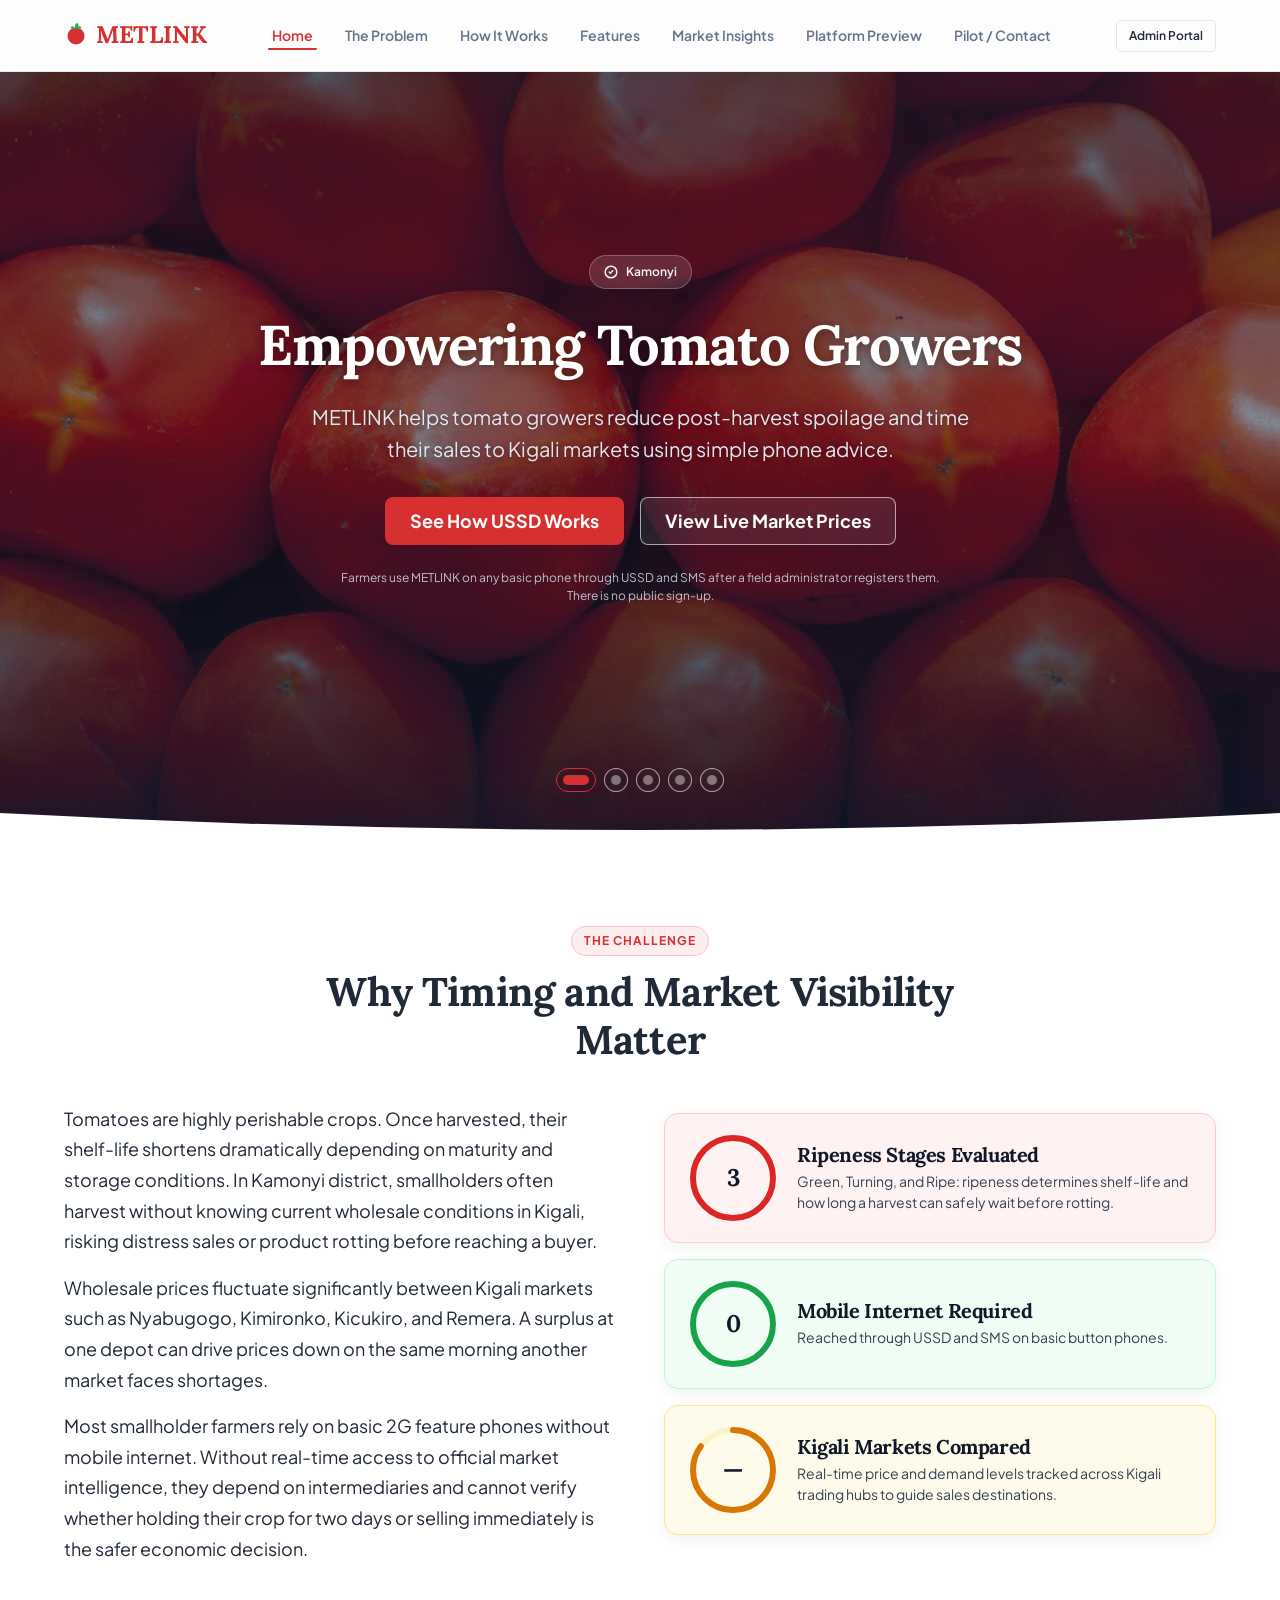
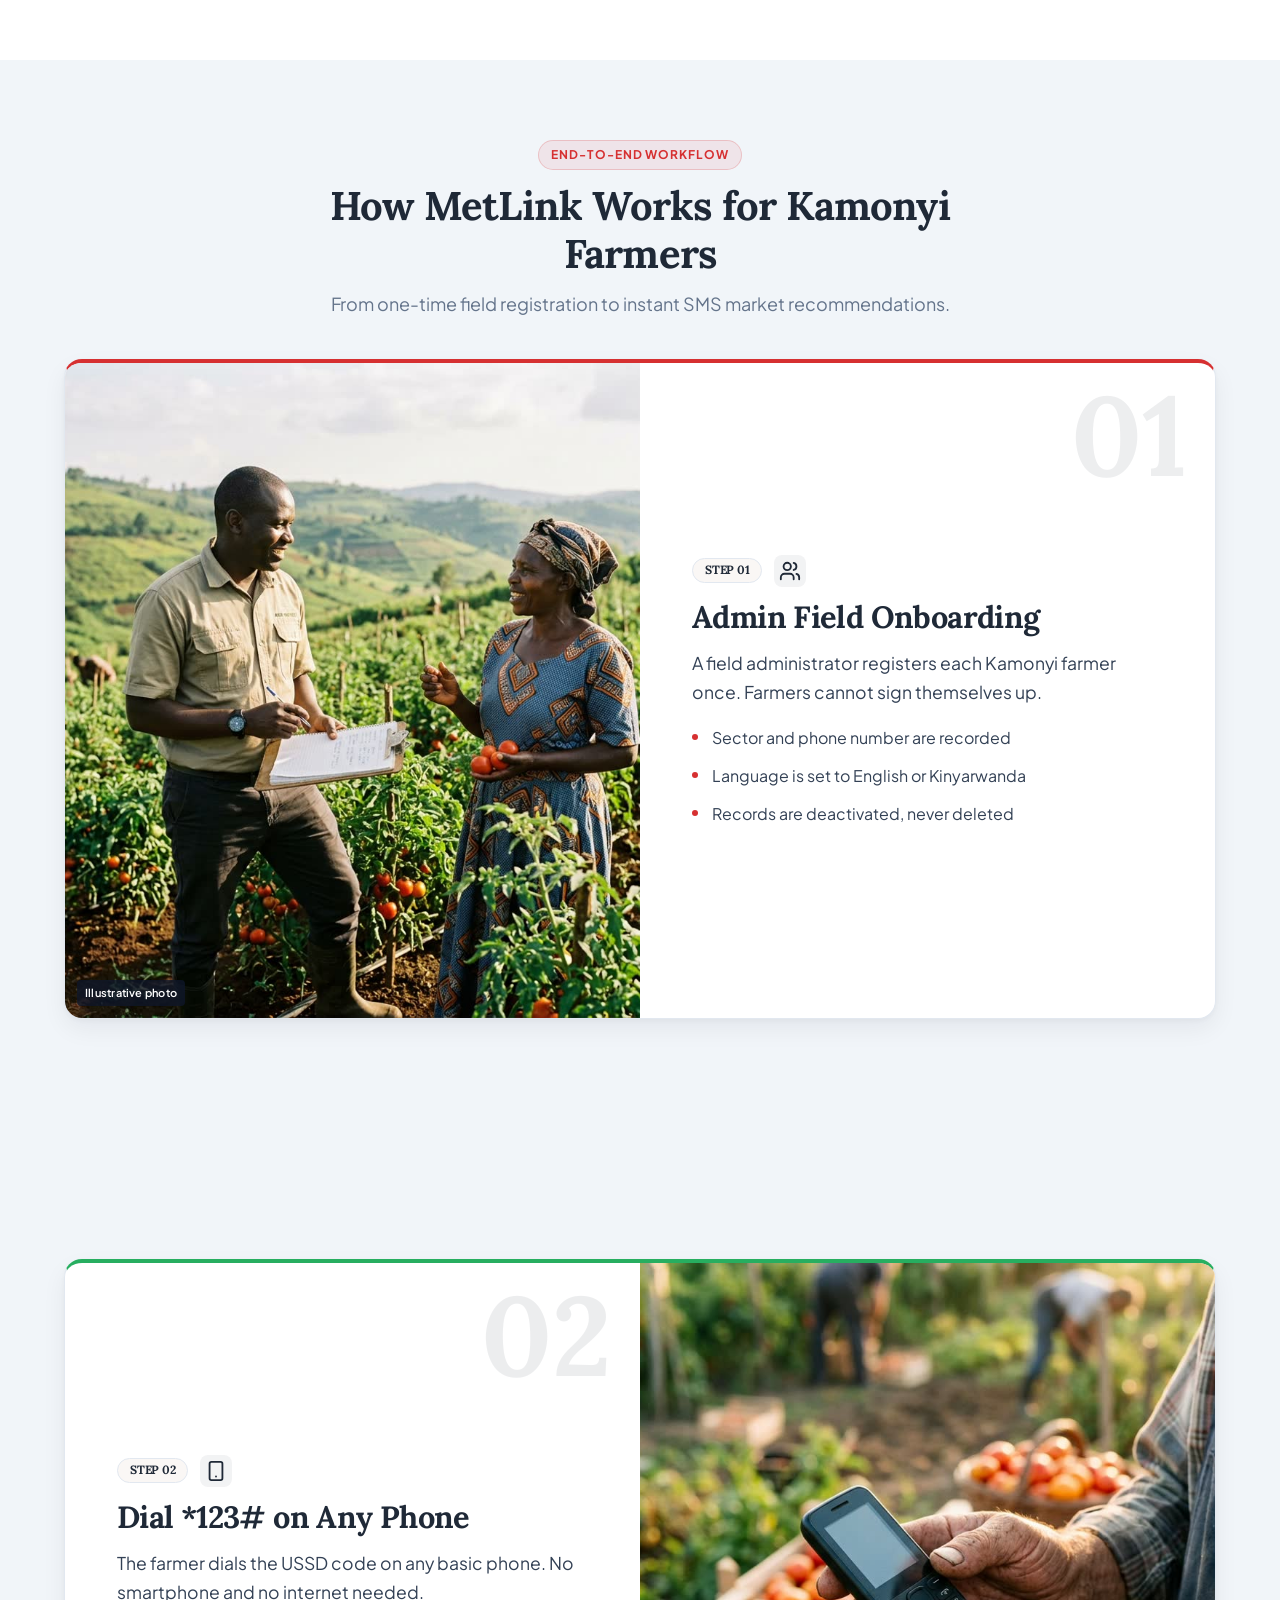
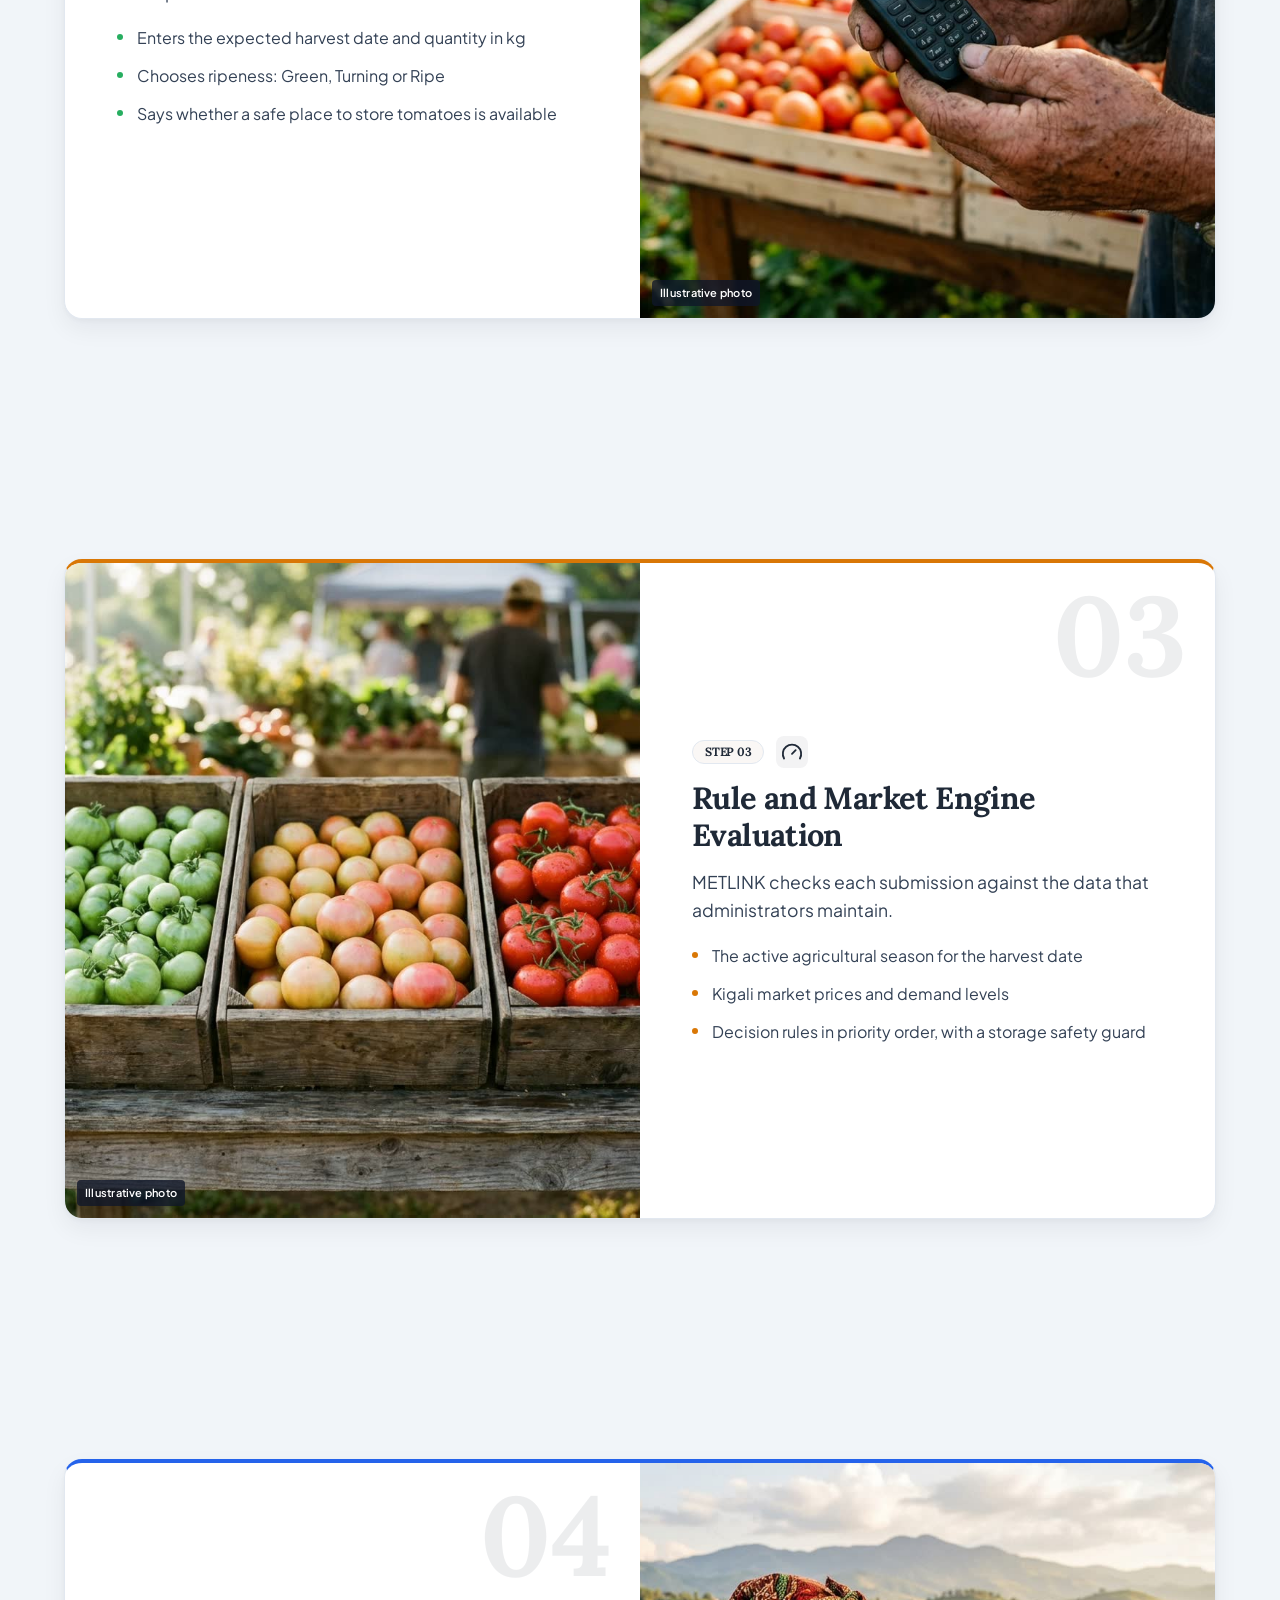
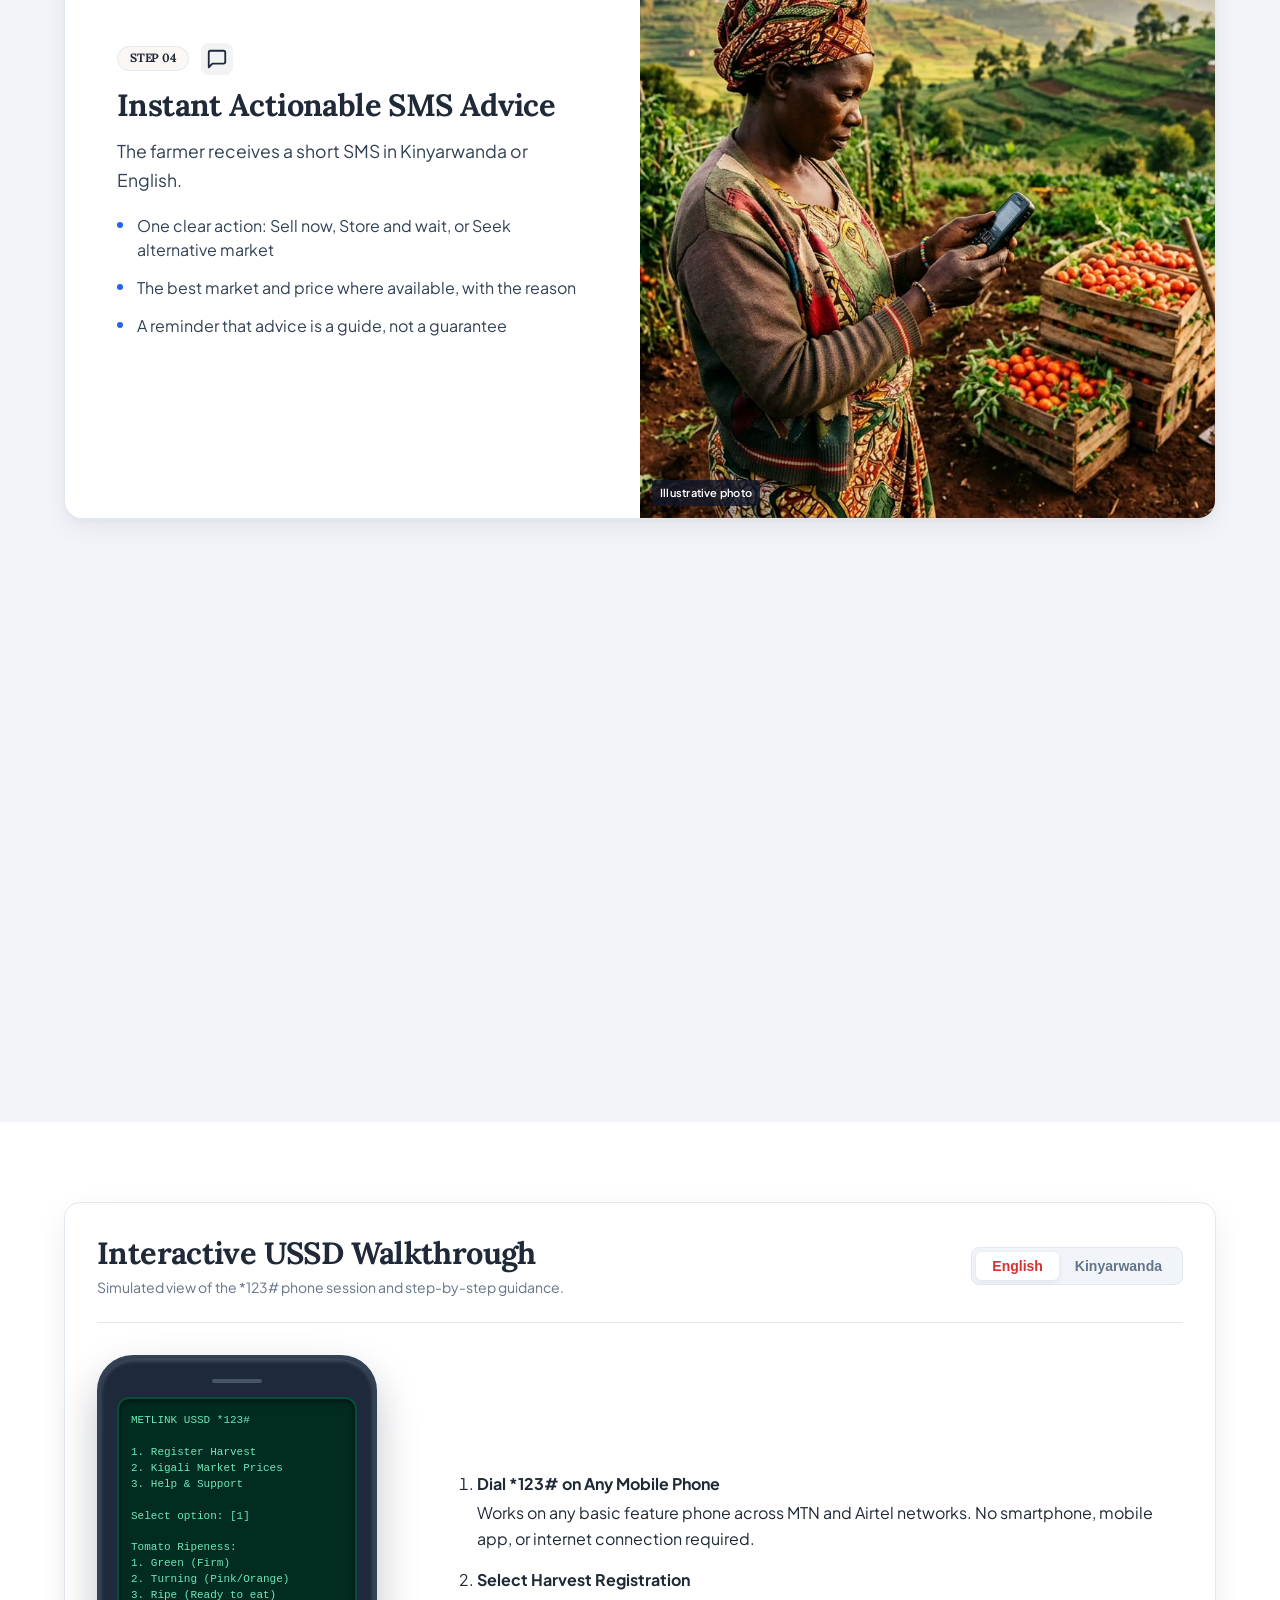
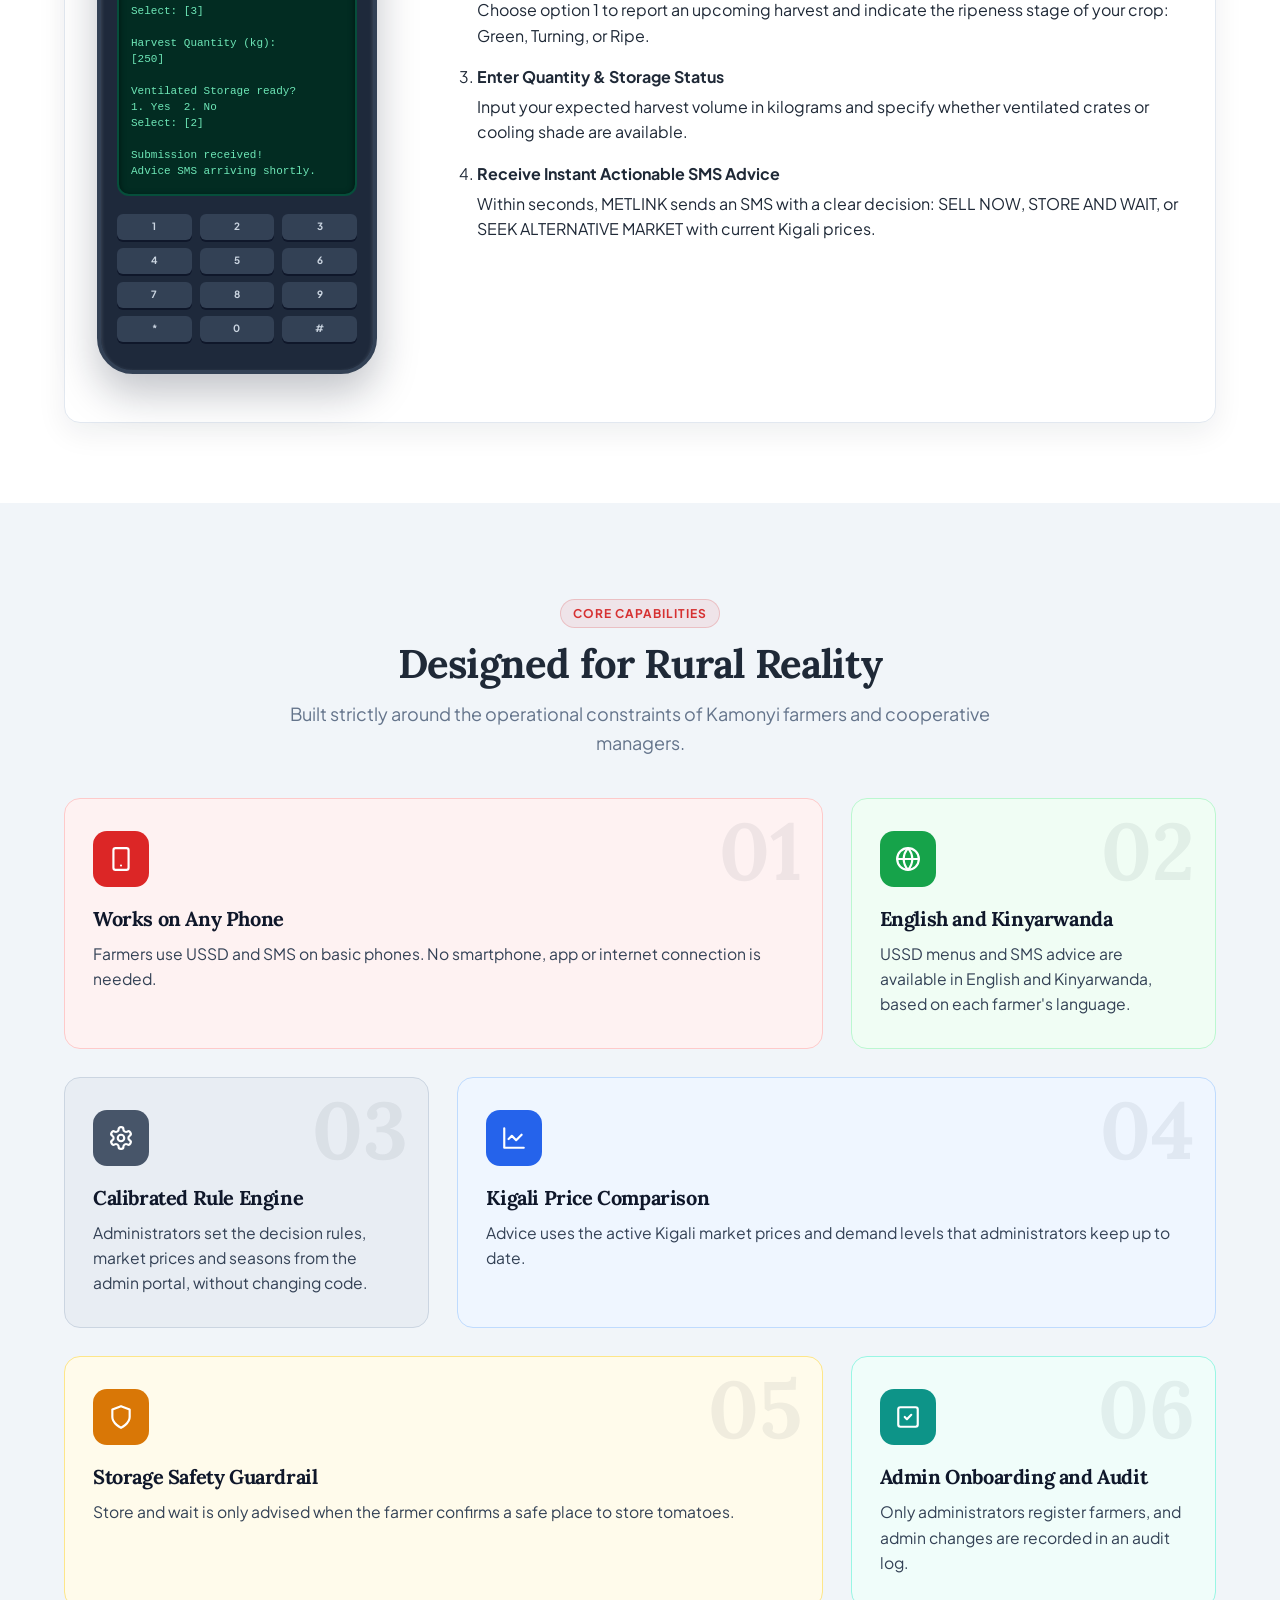
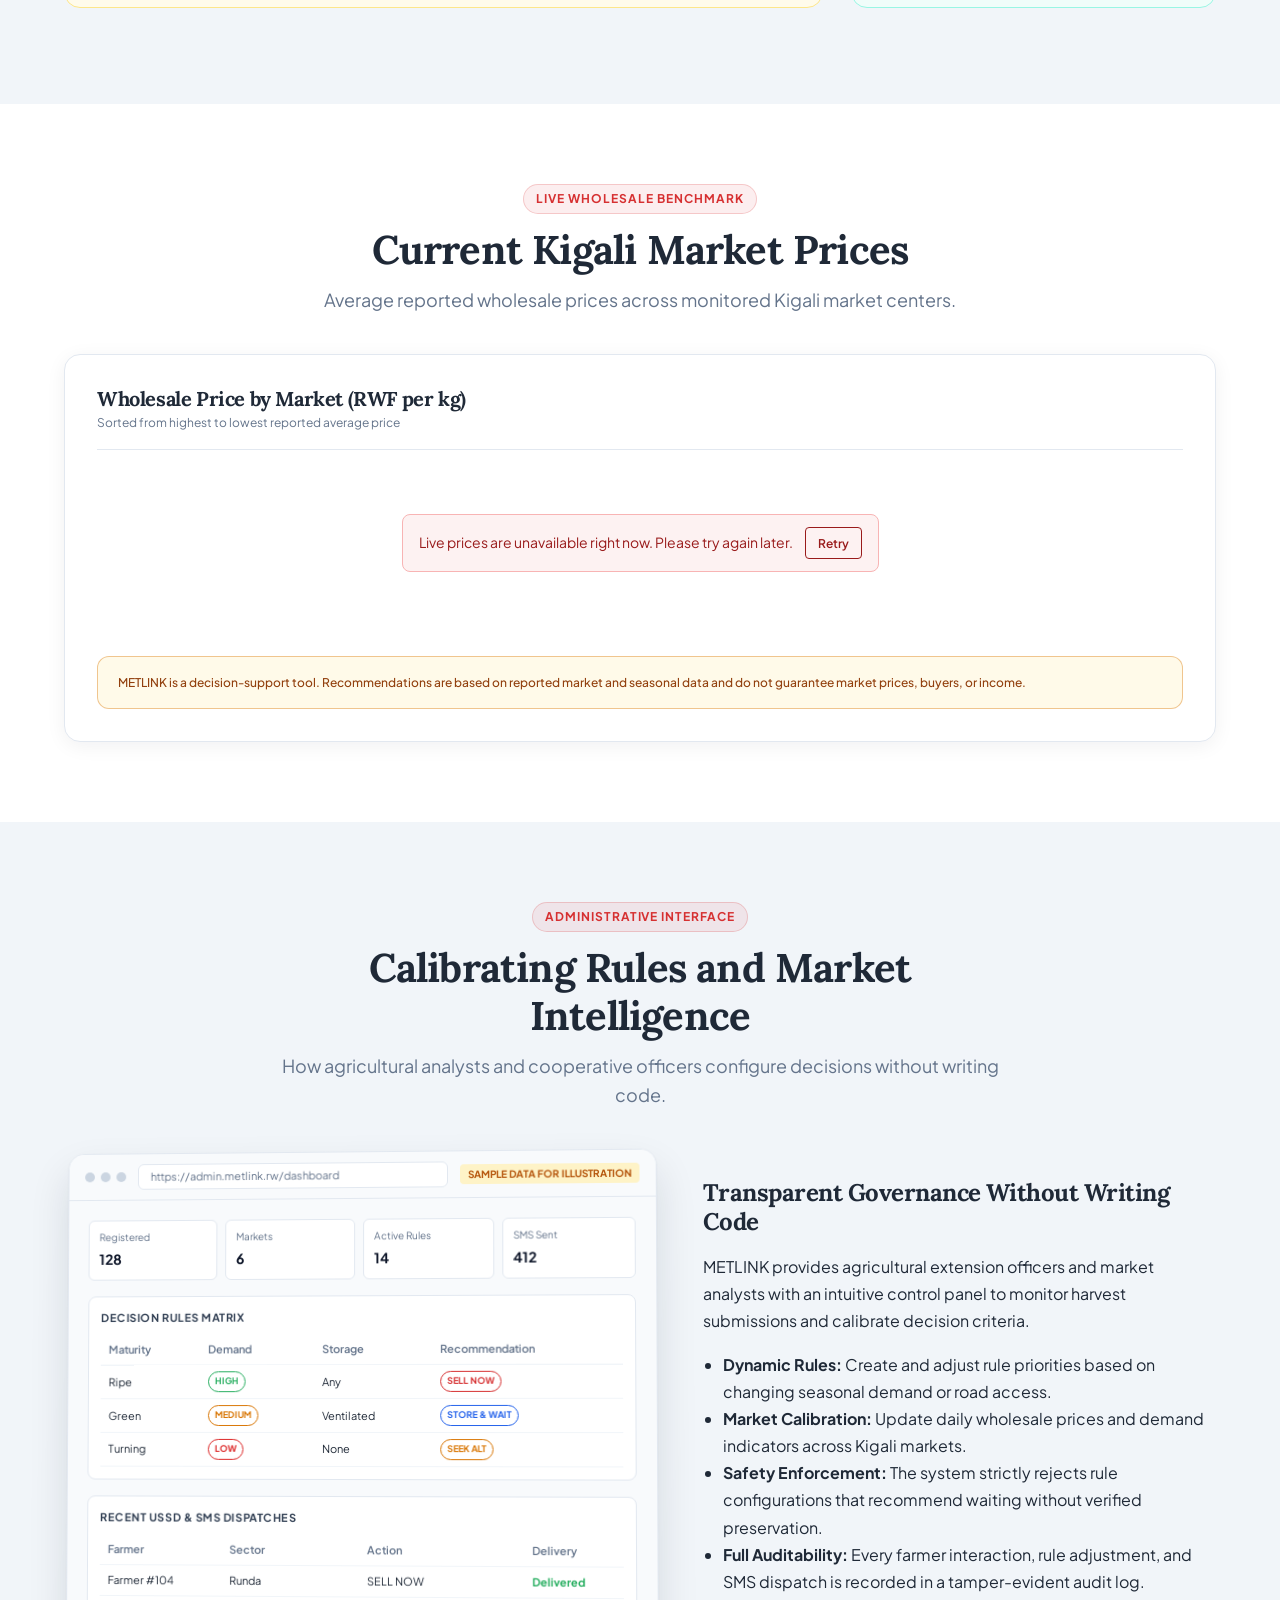
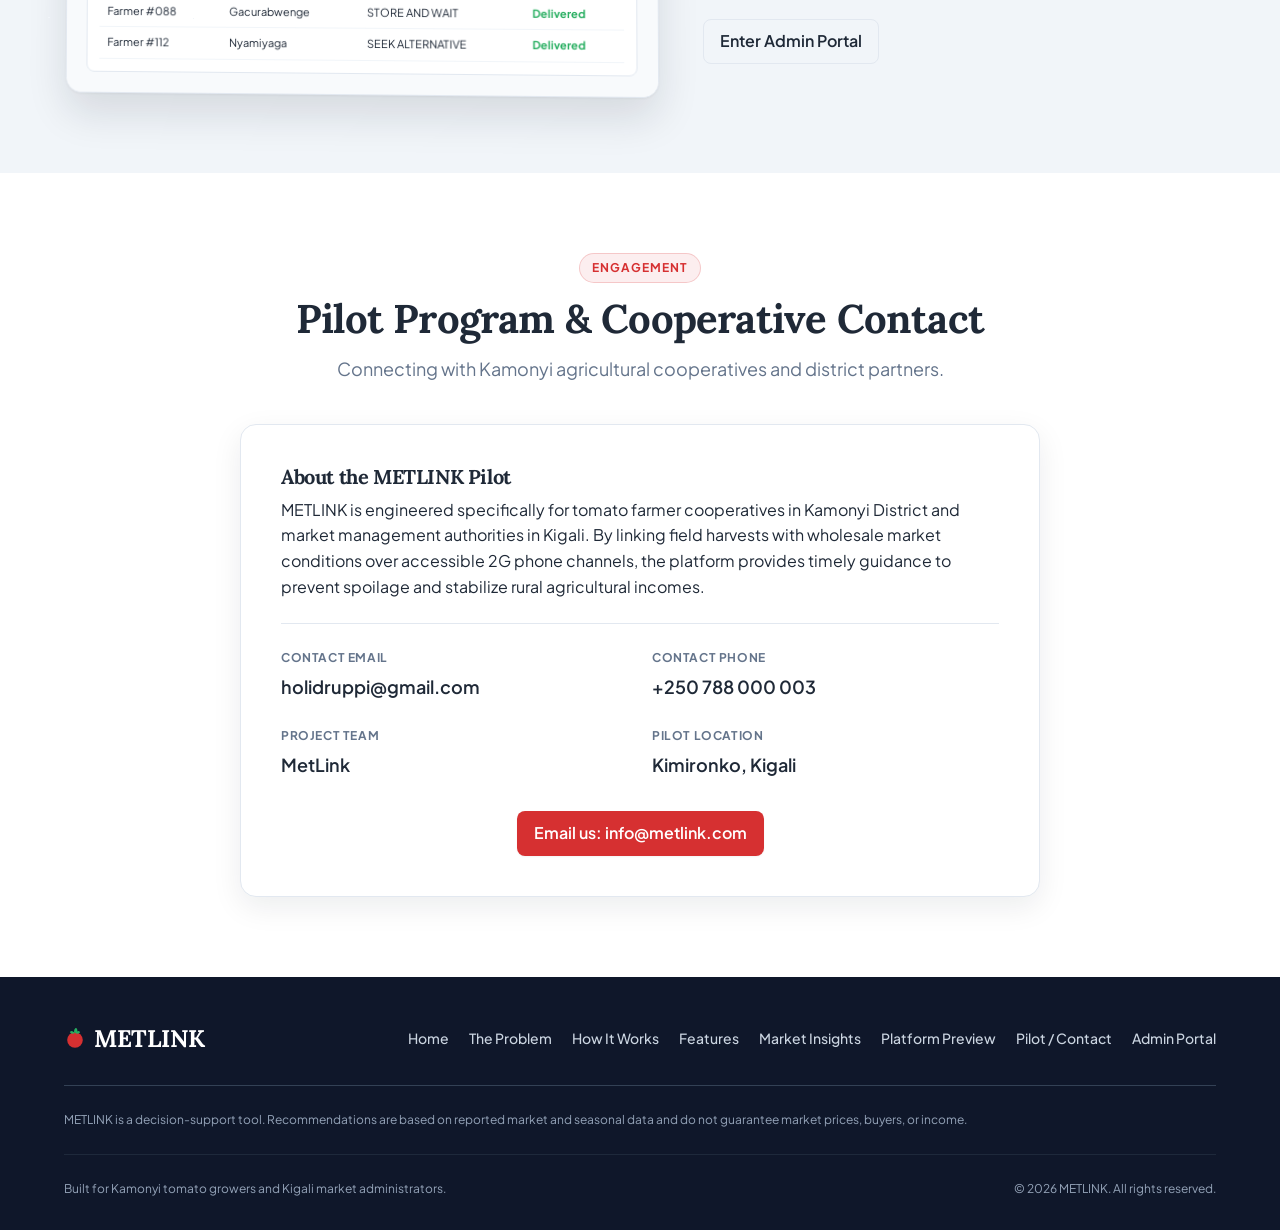
<file: frontend/index.html>
<!DOCTYPE html>
<html lang="en">

<head>
  <meta charset="UTF-8">
  <meta name="viewport" content="width=device-width, initial-scale=1.0">
  <title>METLINK: Decision Support for Kamonyi Tomato Farmers</title>
  <meta name="description"
    content="METLINK helps Kamonyi tomato growers reduce post-harvest spoilage and time sales to Kigali wholesale markets using simple USSD and SMS phone advice.">

  <!-- Load Order: theme.css, then landing.css -->
  <link rel="stylesheet" href="css/theme.css">
  <link rel="stylesheet" href="css/landing.css">

  <!-- Editorial Typography: Google Fonts for Landing Page -->
  <link rel="preconnect" href="https://fonts.googleapis.com">
  <link rel="preconnect" href="https://fonts.gstatic.com" crossorigin>
  <link
    href="https://fonts.googleapis.com/css2?family=Lora:ital,wght@0,500;0,600;0,700;1,500;1,600;1,700&family=Plus+Jakarta+Sans:wght@400;500;600;700&display=swap"
    rel="stylesheet">
</head>

<body class="lp-body lp-page">
  <!-- Accessibility: Skip to Main Content Link -->
  <a href="#main-content" class="lp-skip-link">Skip to main content</a>

  <!-- A. NAVBAR -->
  <header class="lp-navbar" id="lpNavbar">
    <div class="lp-container lp-nav-inner">
      <!-- Brand Logo -->
      <a href="#home" class="lp-brand" aria-label="METLINK Homepage">
        <svg width="24" height="24" viewBox="0 0 24 24" fill="none" aria-hidden="true">
          <circle cx="12" cy="13" r="8.5" fill="#d63031" />
          <path d="M12 4.5 C11.5 2.5, 12.5 1.5, 13 1 C13.5 1.5, 14 2.5, 13.5 4.5" stroke="#27ae60" stroke-width="1.8"
            stroke-linecap="round" />
          <path d="M10 5 C8.5 3.8, 7.8 4.2, 7.5 4.5 C8.5 5.5, 9.5 5.5, 10.5 5.3" stroke="#27ae60" stroke-width="1.6"
            stroke-linecap="round" />
          <path d="M14 5 C15.5 3.8, 16.2 4.2, 16.5 4.5 C15.5 5.5, 14.5 5.5, 13.5 5.3" stroke="#27ae60"
            stroke-width="1.6" stroke-linecap="round" />
        </svg>
        <span>METLINK</span>
      </a>

      <!-- Desktop & Mobile Navigation Links -->
      <nav aria-label="Main Navigation">
        <ul class="lp-nav-menu" id="lpNavMenu">
          <li><a href="#home" class="lp-nav-link lp-active">Home</a></li>
          <li><a href="#problem" class="lp-nav-link">The Problem</a></li>
          <li><a href="#how-it-works" class="lp-nav-link">How It Works</a></li>
          <li><a href="#features" class="lp-nav-link">Features</a></li>
          <li><a href="#market-insights" class="lp-nav-link">Market Insights</a></li>
          <li><a href="#platform-preview" class="lp-nav-link">Platform Preview</a></li>
          <li><a href="#contact" class="lp-nav-link">Pilot / Contact</a></li>
          <li class="lp-mobile-admin-wrap">
            <a href="login.html" class="btn btn-outline btn-sm">Admin Portal</a>
          </li>
        </ul>
      </nav>

      <!-- Desktop Action & Hamburger Toggle -->
      <div class="lp-nav-actions">
        <a href="login.html" class="btn btn-outline btn-sm lp-desktop-admin-btn">Admin Portal</a>
        <button type="button" class="lp-hamburger" id="lpHamburger" aria-label="Toggle navigation menu"
          aria-expanded="false" aria-controls="lpNavMenu">
          <span class="lp-hamburger-bar"></span>
          <span class="lp-hamburger-bar"></span>
          <span class="lp-hamburger-bar"></span>
        </button>
      </div>
    </div>
  </header>

  <!-- MAIN CONTENT CONTAINER -->
  <main id="main-content">
    <!-- B. HERO CAROUSEL (#home) -->
    <header class="lp-hero-section lp-section-target" id="home">
      <!-- Full-bleed background carousel -->
      <div class="lp-carousel-container" id="lpHeroCarousel" aria-hidden="true">
        <!-- Slide 1 (Eager load) -->
        <div class="lp-carousel-slide lp-slide-active">
          <img src="images/hero-1.jpg" alt="Fresh ripe red tomatoes ready for market dispatch" class="lp-carousel-img"
            loading="eager" width="1600" height="1000">
        </div>
        <!-- Slide 2 (Lazy load) -->
        <div class="lp-carousel-slide">
          <img src="images/hero-2.jpg" alt="Tomato farmers sorting freshly picked produce at harvest"
            class="lp-carousel-img" loading="lazy" width="1600" height="1000">
        </div>
        <!-- Slide 3 (Lazy load) -->
        <div class="lp-carousel-slide">
          <img src="images/hero-3.jpg" alt="Tomato crops ripening on the vine inside an agricultural greenhouse"
            class="lp-carousel-img" loading="lazy" width="1600" height="1000">
        </div>
        <!-- Slide 4 (Lazy load) -->
        <div class="lp-carousel-slide">
          <img src="images/hero-4.jpg" alt="Organic tomatoes growing in agricultural fields" class="lp-carousel-img"
            loading="lazy" width="1600" height="900">
        </div>
        <!-- Slide 5 (Lazy load) -->
        <div class="lp-carousel-slide">
          <img src="images/hero-5.jpg" alt="Vibrant fresh produce displayed at a wholesale market stall"
            class="lp-carousel-img" loading="lazy" width="1600" height="1072">
        </div>
      </div>

      <!-- Contrast Overlay -->
      <div class="lp-carousel-overlay" aria-hidden="true"></div>

      <!-- Hero Content -->
      <div class="lp-container lp-hero-content">
        <div class="lp-hero-inner">
          <div class="lp-hero-badge">
            <svg width="14" height="14" viewBox="0 0 24 24" fill="none" stroke="currentColor" stroke-width="2.5"
              stroke-linecap="round" stroke-linejoin="round" aria-hidden="true">
              <circle cx="12" cy="12" r="10" />
              <path d="m9 12 2 2 4-4" />
            </svg>
            <span>Kamonyi</span>
          </div>

          <h1 class="lp-hero-title">Empowering Tomato Growers</h1>
          <p class="lp-hero-subtitle">METLINK helps tomato growers reduce post-harvest spoilage and time their
            sales to Kigali markets using simple phone advice.</p>

          <div class="lp-hero-cta-group">
            <a href="#how-it-works" class="btn btn-primary">See How USSD Works</a>
            <a href="#market-insights" class="btn btn-outline"
              style="color: #ffffff; border-color: rgba(255,255,255,0.6); background: rgba(255,255,255,0.08);">View Live
              Market Prices</a>
          </div>

          <p class="lp-hero-notice">Farmers use METLINK on any basic phone through USSD and SMS after a field
            administrator registers them. There is no public sign-up.</p>
        </div>
      </div>

      <!-- Carousel Dot Indicators -->
      <div class="lp-carousel-dots" role="group" aria-label="Choose slide">
        <button type="button" class="lp-carousel-dot" aria-label="Show slide 1" aria-current="true"></button>
        <button type="button" class="lp-carousel-dot" aria-label="Show slide 2"></button>
        <button type="button" class="lp-carousel-dot" aria-label="Show slide 3"></button>
        <button type="button" class="lp-carousel-dot" aria-label="Show slide 4"></button>
        <button type="button" class="lp-carousel-dot" aria-label="Show slide 5"></button>
      </div>

      <!-- Shallow Curved Wave Transition into #problem -->
      <svg class="lp-hero-wave" viewBox="0 0 1440 40" preserveAspectRatio="none" aria-hidden="true" focusable="false">
        <path d="M0,0 Q720,40 1440,0 L1440,40 L0,40 Z" fill="var(--lp-problem-bg)" />
      </svg>
    </header>

    <!-- C. THE PROBLEM (#problem) -->
    <section class="lp-problem-section lp-section-target" id="problem" aria-labelledby="problem-heading">
      <div class="lp-container">
        <div class="lp-section-header">
          <span class="lp-section-tag">The Challenge</span>
          <h2 class="lp-section-title" id="problem-heading">Why Timing and Market Visibility Matter</h2>
          <p class="lp-section-desc"></p>
        </div>

        <div class="lp-problem-grid">
          <!-- Left: Narrative -->
          <div class="lp-problem-narrative">
            <p>Tomatoes are highly perishable crops. Once harvested, their shelf-life shortens dramatically depending on
              maturity and storage conditions. In Kamonyi district, smallholders often harvest without knowing current
              wholesale conditions in Kigali, risking distress sales or product rotting before reaching a buyer.</p>
            <p>Wholesale prices fluctuate significantly between Kigali markets such as Nyabugogo, Kimironko, Kicukiro,
              and Remera. A surplus at one depot can drive prices down on the same morning another market faces
              shortages.</p>
            <p>Most smallholder farmers rely on basic 2G feature phones without mobile internet. Without real-time
              access to official market intelligence, they depend on intermediaries and cannot verify whether holding
              their crop for two days or selling immediately is the safer economic decision.</p>
          </div>

          <!-- Right: 3 Metric Cards with Animated SVG Rings -->
          <div class="lp-metric-cards-col">
            <!-- Metric 1: 3 Ripeness Stages -->
            <div class="lp-metric-card lp-card-tint-1" data-ring-percent="100">
              <div class="lp-ring-wrap lp-ring-1" aria-hidden="true">
                <svg class="lp-ring-svg" viewBox="0 0 88 88">
                  <circle class="lp-ring-bg" cx="44" cy="44" r="40" />
                  <circle class="lp-ring-fill" cx="44" cy="44" r="40" />
                </svg>
                <span class="lp-ring-val">3</span>
              </div>
              <div class="lp-metric-text">
                <h3>Ripeness Stages Evaluated</h3>
                <p>Green, Turning, and Ripe: ripeness determines shelf-life and how long a harvest can safely wait
                  before rotting.</p>
              </div>
            </div>

            <!-- Metric 2: 0 Internet Needed -->
            <div class="lp-metric-card lp-card-tint-2" data-ring-percent="100">
              <div class="lp-ring-wrap lp-ring-2" aria-hidden="true">
                <svg class="lp-ring-svg" viewBox="0 0 88 88">
                  <circle class="lp-ring-bg" cx="44" cy="44" r="40" />
                  <circle class="lp-ring-fill" cx="44" cy="44" r="40" />
                </svg>
                <span class="lp-ring-val">0</span>
              </div>
              <div class="lp-metric-text">
                <h3>Mobile Internet Required</h3>
                <p>Reached through USSD and SMS on basic button phones.</p>
              </div>
            </div>

            <!-- Metric 3: Live Count of Markets Compared -->
            <div class="lp-metric-card lp-card-tint-3" data-ring-percent="85">
              <div class="lp-ring-wrap lp-ring-3" aria-hidden="true">
                <svg class="lp-ring-svg" viewBox="0 0 88 88">
                  <circle class="lp-ring-bg" cx="44" cy="44" r="40" />
                  <circle class="lp-ring-fill" cx="44" cy="44" r="40" />
                </svg>
                <span class="lp-ring-val" id="lpMarketCountVal">&mdash;</span>
              </div>
              <div class="lp-metric-text">
                <h3>Kigali Markets Compared</h3>
                <p>Real-time price and demand levels tracked across Kigali trading hubs to guide sales destinations.</p>
              </div>
            </div>

            <p class="lp-metric-caption"></p>
          </div>
        </div>
      </div>
    </section>

    <!-- D. HOW IT WORKS (#how-it-works) — STICKY STACKING CARDS -->
    <section class="lp-how-section lp-section-target" id="how-it-works" aria-labelledby="how-heading">
      <div class="lp-container">
        <div class="lp-section-header">
          <span class="lp-section-tag">End-to-End Workflow</span>
          <h2 class="lp-section-title" id="how-heading">How MetLink Works for Kamonyi Farmers</h2>
          <p class="lp-section-desc">From one-time field registration to instant SMS market recommendations.</p>
        </div>

        <!-- Sticky Stacking Cards Container -->
        <div class="lp-stack-container" id="lpStackContainer">
          <!-- Step 01 -->
          <article class="lp-stack-card lp-stack-1">
            <figure class="lp-step-media">
              <img src="images/step-1.jpg" alt="Agricultural field officer registering a smallholder farmer in Kamonyi"
                width="1200" height="900" loading="lazy" decoding="async" class="lp-step-img">
              <figcaption class="lp-step-caption">Illustrative photo</figcaption>
            </figure>
            <div class="lp-step-body">
              <span class="lp-step-bg-num" aria-hidden="true">01</span>
              <div class="lp-stack-card-header">
                <span class="lp-step-num">Step 01</span>
                <div class="lp-step-icon" aria-hidden="true">
                  <svg width="22" height="22" viewBox="0 0 24 24" fill="none" stroke="currentColor" stroke-width="2"
                    stroke-linecap="round" stroke-linejoin="round">
                    <path d="M16 21v-2a4 4 0 0 0-4-4H6a4 4 0 0 0-4 4v2" />
                    <circle cx="9" cy="7" r="4" />
                    <path d="M22 21v-2a4 4 0 0 0-3-3.87" />
                    <path d="M16 3.13a4 4 0 0 1 0 7.75" />
                  </svg>
                </div>
              </div>
              <h3 class="lp-stack-card-title">Admin Field Onboarding</h3>
              <p class="lp-step-lead">A field administrator registers each Kamonyi farmer once. Farmers cannot sign
                themselves up.</p>
              <ul class="lp-step-bullets">
                <li>Sector and phone number are recorded</li>
                <li>Language is set to English or Kinyarwanda</li>
                <li>Records are deactivated, never deleted</li>
              </ul>
            </div>
          </article>

          <!-- Step 02 -->
          <article class="lp-stack-card lp-stack-2 lp-step--reverse">
            <figure class="lp-step-media">
              <img src="images/step-2.jpg" alt="Farmer holding a basic feature button phone dialing USSD code *123#"
                width="1200" height="900" loading="lazy" decoding="async" class="lp-step-img">
              <figcaption class="lp-step-caption">Illustrative photo</figcaption>
            </figure>
            <div class="lp-step-body">
              <span class="lp-step-bg-num" aria-hidden="true">02</span>
              <div class="lp-stack-card-header">
                <span class="lp-step-num">Step 02</span>
                <div class="lp-step-icon" aria-hidden="true">
                  <svg width="22" height="22" viewBox="0 0 24 24" fill="none" stroke="currentColor" stroke-width="2"
                    stroke-linecap="round" stroke-linejoin="round">
                    <rect width="14" height="20" x="5" y="2" rx="2" ry="2" />
                    <line x1="12" x2="12.01" y1="18" y2="18" />
                  </svg>
                </div>
              </div>
              <h3 class="lp-stack-card-title">Dial *123# on Any Phone</h3>
              <p class="lp-step-lead">The farmer dials the USSD code on any basic phone. No smartphone and no internet
                needed.</p>
              <ul class="lp-step-bullets">
                <li>Enters the expected harvest date and quantity in kg</li>
                <li>Chooses ripeness: Green, Turning or Ripe</li>
                <li>Says whether a safe place to store tomatoes is available</li>
              </ul>
            </div>
          </article>

          <!-- Step 03 -->
          <article class="lp-stack-card lp-stack-3">
            <figure class="lp-step-media">
              <img src="images/step-3.jpg"
                alt="Tomatoes at three ripeness stages sorted into crates at an outdoor market" width="1200"
                height="900" loading="lazy" decoding="async" class="lp-step-img">
              <figcaption class="lp-step-caption">Illustrative photo</figcaption>
            </figure>
            <div class="lp-step-body">
              <span class="lp-step-bg-num" aria-hidden="true">03</span>
              <div class="lp-stack-card-header">
                <span class="lp-step-num">Step 03</span>
                <div class="lp-step-icon" aria-hidden="true">
                  <svg width="22" height="22" viewBox="0 0 24 24" fill="none" stroke="currentColor" stroke-width="2"
                    stroke-linecap="round" stroke-linejoin="round">
                    <path d="m12 14 4-4" />
                    <path d="M3.34 19a10 10 0 1 1 17.32 0" />
                  </svg>
                </div>
              </div>
              <h3 class="lp-stack-card-title">Rule and Market Engine Evaluation</h3>
              <p class="lp-step-lead">METLINK checks each submission against the data that administrators maintain.
              </p>
              <ul class="lp-step-bullets">
                <li>The active agricultural season for the harvest date</li>
                <li>Kigali market prices and demand levels</li>
                <li>Decision rules in priority order, with a storage safety guard</li>
              </ul>
            </div>
          </article>

          <!-- Step 04 -->
          <article class="lp-stack-card lp-stack-4 lp-step--reverse">
            <figure class="lp-step-media">
              <img src="images/step-4.jpg"
                alt="Farmer reading actionable decision advice SMS on their basic button phone" width="1200"
                height="900" loading="lazy" decoding="async" class="lp-step-img">
              <figcaption class="lp-step-caption">Illustrative photo</figcaption>
            </figure>
            <div class="lp-step-body">
              <span class="lp-step-bg-num" aria-hidden="true">04</span>
              <div class="lp-stack-card-header">
                <span class="lp-step-num">Step 04</span>
                <div class="lp-step-icon" aria-hidden="true">
                  <svg width="22" height="22" viewBox="0 0 24 24" fill="none" stroke="currentColor" stroke-width="2"
                    stroke-linecap="round" stroke-linejoin="round">
                    <path d="M21 15a2 2 0 0 1-2 2H7l-4 4V5a2 2 0 0 1 2-2h14a2 2 0 0 1 2 2z" />
                  </svg>
                </div>
              </div>
              <h3 class="lp-stack-card-title">Instant Actionable SMS Advice</h3>
              <p class="lp-step-lead">The farmer receives a short SMS in Kinyarwanda or English.</p>
              <ul class="lp-step-bullets">
                <li>One clear action: Sell now, Store and wait, or Seek alternative market</li>
                <li>The best market and price where available, with the reason</li>
                <li>A reminder that advice is a guide, not a guarantee</li>
              </ul>
            </div>
          </article>
          <!-- Hold spacer inside container content box for Card 04 release -->
          <div class="lp-stack-spacer" aria-hidden="true"></div>
        </div>
      </div>
    </section>

    <!-- E. BILINGUAL USSD GUIDE (#ussd-guide) -->
    <section class="lp-ussd-section lp-section-target" id="ussd-guide" aria-labelledby="ussd-guide-heading">
      <div class="lp-container">
        <div class="lp-ussd-block">
          <div class="lp-ussd-toggle-bar">
            <div>
              <h3 class="lp-stack-card-title" id="ussd-guide-heading" style="margin: 0 0 4px;">Interactive USSD
                Walkthrough</h3>
              <p class="lp-section-desc" style="font-size: var(--font-sm, 14px);">Simulated view of the *123# phone
                session and step-by-step guidance.</p>
            </div>
            <!-- Language Toggle Switcher -->
            <div class="lp-lang-switcher" role="group" aria-label="Select demonstration language">
              <button type="button" class="lp-lang-btn" data-lang="en" aria-pressed="true">English</button>
              <button type="button" class="lp-lang-btn" data-lang="rw" aria-pressed="false">Kinyarwanda</button>
            </div>
          </div>

          <div class="lp-ussd-grid">
            <!-- Feature Phone Mockup -->
            <div class="lp-phone-mockup" aria-hidden="true">
              <div class="lp-phone-speaker"></div>
              <div class="lp-phone-screen" id="lpPhoneScreen">METLINK USSD *123#

                1. Register Harvest
                2. Kigali Market Prices
                3. Help & Support

                Select option: [1]

                Tomato Ripeness:
                1. Green (Firm)
                2. Turning (Pink/Orange)
                3. Ripe (Ready to eat)
                Select: [3]

                Harvest Quantity (kg):
                [250]

                Ventilated Storage ready?
                1. Yes 2. No
                Select: [2]

                Submission received!
                Advice SMS arriving shortly.</div>
              <div class="lp-phone-keypad">
                <span class="lp-key">1</span><span class="lp-key">2</span><span class="lp-key">3</span>
                <span class="lp-key">4</span><span class="lp-key">5</span><span class="lp-key">6</span>
                <span class="lp-key">7</span><span class="lp-key">8</span><span class="lp-key">9</span>
                <span class="lp-key">*</span><span class="lp-key">0</span><span class="lp-key">#</span>
              </div>
            </div>

            <!-- Numbered Instruction Steps Container -->
            <!-- NOTE: The Kinyarwanda translations below are for illustration and need review by a native Kinyarwanda speaker before the demo. -->
            <div class="lp-ussd-instructions-wrap" id="lpUssdInstructions">
              <!-- Dynamically populated via initUssdToggle() in landing.js -->
              <ol class="lp-ussd-steps-list">
                <li class="lp-ussd-step-item">
                  <strong>Dial *123# on Any Mobile Phone</strong>
                  <p style="margin: 4px 0 0;">Works on any basic feature phone across MTN and Airtel networks. No
                    smartphone, mobile app, or internet connection required.</p>
                </li>
                <li class="lp-ussd-step-item">
                  <strong>Select Harvest Registration</strong>
                  <p style="margin: 4px 0 0;">Choose option 1 to report an upcoming harvest and indicate the ripeness
                    stage of your crop: Green, Turning, or Ripe.</p>
                </li>
                <li class="lp-ussd-step-item">
                  <strong>Enter Quantity &amp; Storage Status</strong>
                  <p style="margin: 4px 0 0;">Input your expected harvest volume in kilograms and specify whether
                    ventilated crates or cooling shade are available.</p>
                </li>
                <li class="lp-ussd-step-item">
                  <strong>Receive Instant Actionable SMS Advice</strong>
                  <p style="margin: 4px 0 0;">Within seconds, METLINK sends an SMS with a clear decision: SELL NOW,
                    STORE AND WAIT, or SEEK ALTERNATIVE MARKET with current Kigali prices.</p>
                </li>
              </ol>
            </div>
          </div>
          <p class="lp-metric-caption" style="margin-top: var(--space-4, 16px); text-align: center;"></p>
        </div>
      </div>
    </section>

    <!-- F. FEATURES (#features) -->
    <section class="lp-features-section lp-section-target" id="features" aria-labelledby="features-heading">
      <div class="lp-container">
        <div class="lp-section-header">
          <span class="lp-section-tag">Core Capabilities</span>
          <h2 class="lp-section-title" id="features-heading">Designed for Rural Reality</h2>
          <p class="lp-section-desc">Built strictly around the operational constraints of Kamonyi farmers and
            cooperative managers.</p>
        </div>

        <div class="lp-features-grid">
          <!-- Feature 1 (Wide, Span 2) -->
          <div class="lp-feature-card lp-feature-wide lp-feature--red">
            <span class="lp-feature-num" aria-hidden="true">01</span>
            <div class="lp-feature-icon" aria-hidden="true">
              <svg width="26" height="26" viewBox="0 0 24 24" fill="none" stroke="currentColor" stroke-width="2"
                stroke-linecap="round" stroke-linejoin="round">
                <rect width="14" height="20" x="5" y="2" rx="2" ry="2" />
                <line x1="12" x2="12.01" y1="18" y2="18" />
              </svg>
            </div>
            <h3 class="lp-feature-title">Works on Any Phone</h3>
            <p class="lp-feature-desc">Farmers use USSD and SMS on basic phones. No smartphone, app or internet
              connection is needed.</p>
            <span class="lp-feature-accent-bar" aria-hidden="true"></span>
          </div>

          <!-- Feature 2 (Normal, Span 1) -->
          <div class="lp-feature-card lp-feature--green">
            <span class="lp-feature-num" aria-hidden="true">02</span>
            <div class="lp-feature-icon" aria-hidden="true">
              <svg width="26" height="26" viewBox="0 0 24 24" fill="none" stroke="currentColor" stroke-width="2"
                stroke-linecap="round" stroke-linejoin="round">
                <circle cx="12" cy="12" r="10" />
                <path d="M2 12h20" />
                <path d="M12 2a15.3 15.3 0 0 1 4 10 15.3 15.3 0 0 1-4 10 15.3 15.3 0 0 1-4-10 15.3 15.3 0 0 1 4-10z" />
              </svg>
            </div>
            <h3 class="lp-feature-title">English and Kinyarwanda</h3>
            <p class="lp-feature-desc">USSD menus and SMS advice are available in English and Kinyarwanda, based on each
              farmer's language.</p>
            <span class="lp-feature-accent-bar" aria-hidden="true"></span>
          </div>

          <!-- Feature 3 (Normal, Span 1) -->
          <div class="lp-feature-card lp-feature--slate">
            <span class="lp-feature-num" aria-hidden="true">03</span>
            <div class="lp-feature-icon" aria-hidden="true">
              <svg width="26" height="26" viewBox="0 0 24 24" fill="none" stroke="currentColor" stroke-width="2"
                stroke-linecap="round" stroke-linejoin="round">
                <path
                  d="M12.22 2h-.44a2 2 0 0 0-2 2v.18a2 2 0 0 1-1 1.73l-.43.25a2 2 0 0 1-2 0l-.15-.08a2 2 0 0 0-2.73.73l-.22.38a2 2 0 0 0 .73 2.73l.15.1a2 2 0 0 1 1 1.72v.51a2 2 0 0 1-1 1.74l-.15.09a2 2 0 0 0-.73 2.73l.22.38a2 2 0 0 0 2.73.73l.15-.08a2 2 0 0 1 2 0l.43.25a2 2 0 0 1 1 1.73V20a2 2 0 0 0 2 2h.44a2 2 0 0 0 2-2v-.18a2 2 0 0 1 1-1.73l.43-.25a2 2 0 0 1 2 0l.15.08a2 2 0 0 0 2.73-.73l.22-.39a2 2 0 0 0-.73-2.73l-.15-.08a2 2 0 0 1-1-1.74v-.5a2 2 0 0 1 1-1.74l.15-.09a2 2 0 0 0 .73-2.73l-.22-.38a2 2 0 0 0-2.73-.73l-.15.08a2 2 0 0 1-2 0l-.43-.25a2 2 0 0 1-1-1.73V4a2 2 0 0 0-2-2z" />
                <circle cx="12" cy="12" r="3" />
              </svg>
            </div>
            <h3 class="lp-feature-title">Calibrated Rule Engine</h3>
            <p class="lp-feature-desc">Administrators set the decision rules, market prices and seasons from the admin
              portal, without changing code.</p>
            <span class="lp-feature-accent-bar" aria-hidden="true"></span>
          </div>

          <!-- Feature 4 (Wide, Span 2) -->
          <div class="lp-feature-card lp-feature-wide lp-feature--blue">
            <span class="lp-feature-num" aria-hidden="true">04</span>
            <div class="lp-feature-icon" aria-hidden="true">
              <svg width="26" height="26" viewBox="0 0 24 24" fill="none" stroke="currentColor" stroke-width="2"
                stroke-linecap="round" stroke-linejoin="round">
                <path d="M3 3v18h18" />
                <path d="m19 9-5 5-4-4-3 3" />
              </svg>
            </div>
            <h3 class="lp-feature-title">Kigali Price Comparison</h3>
            <p class="lp-feature-desc">Advice uses the active Kigali market prices and demand levels that administrators
              keep up to date.</p>
            <span class="lp-feature-accent-bar" aria-hidden="true"></span>
          </div>

          <!-- Feature 5 (Wide, Span 2) -->
          <div class="lp-feature-card lp-feature-wide lp-feature--amber">
            <span class="lp-feature-num" aria-hidden="true">05</span>
            <div class="lp-feature-icon" aria-hidden="true">
              <svg width="26" height="26" viewBox="0 0 24 24" fill="none" stroke="currentColor" stroke-width="2"
                stroke-linecap="round" stroke-linejoin="round">
                <path d="M12 22s8-4 8-10V5l-8-3-8 3v7c0 6 8 10 8 10z" />
              </svg>
            </div>
            <h3 class="lp-feature-title">Storage Safety Guardrail</h3>
            <p class="lp-feature-desc">Store and wait is only advised when the farmer confirms a safe place to store
              tomatoes.</p>
            <span class="lp-feature-accent-bar" aria-hidden="true"></span>
          </div>

          <!-- Feature 6 (Normal, Span 1) -->
          <div class="lp-feature-card lp-feature--teal">
            <span class="lp-feature-num" aria-hidden="true">06</span>
            <div class="lp-feature-icon" aria-hidden="true">
              <svg width="26" height="26" viewBox="0 0 24 24" fill="none" stroke="currentColor" stroke-width="2"
                stroke-linecap="round" stroke-linejoin="round">
                <rect width="18" height="18" x="3" y="3" rx="2" />
                <path d="m9 12 2 2 4-4" />
              </svg>
            </div>
            <h3 class="lp-feature-title">Admin Onboarding and Audit</h3>
            <p class="lp-feature-desc">Only administrators register farmers, and admin changes are recorded in an audit
              log.</p>
            <span class="lp-feature-accent-bar" aria-hidden="true"></span>
          </div>
        </div>
      </div>
    </section>

    <!-- G. MARKET INSIGHTS (#market-insights) -->
    <section class="lp-insights-section lp-section-target" id="market-insights" aria-labelledby="insights-heading">
      <div class="lp-container">
        <div class="lp-section-header">
          <span class="lp-section-tag">Live Wholesale Benchmark</span>
          <h2 class="lp-section-title" id="insights-heading">Current Kigali Market Prices</h2>
          <p class="lp-section-desc">Average reported wholesale prices across monitored Kigali market centers.</p>
        </div>

        <div class="lp-chart-card">
          <div class="lp-chart-header">
            <div>
              <h3
                style="margin: 0; font-size: var(--font-lg, 18px); font-weight: 700; color: var(--color-text, #0f172a);">
                Wholesale Price by Market (RWF per kg)</h3>
              <p style="margin: 2px 0 0; font-size: var(--font-xs, 12px); color: var(--color-text-muted, #64748b);">
                Sorted from highest to lowest reported average price</p>
            </div>
            <div class="lp-chart-updated" id="lpMarketUpdated" style="display: none;"></div>
          </div>

          <!-- Loading State -->
          <div class="lp-chart-loading" id="lpMarketLoading">
            <span class="spinner"
              style="width: 28px; height: 28px; border-color: var(--color-primary-light); border-top-color: var(--color-primary);"></span>
            <p style="margin-top: 8px; font-size: var(--font-sm, 14px); color: var(--color-text-muted, #64748b);">
              Loading published market prices...</p>
          </div>

          <!-- Empty State -->
          <div class="lp-chart-empty" id="lpMarketEmpty" style="display: none;">
            <p style="font-size: var(--font-md, 16px); color: var(--color-text-muted, #64748b);">No market prices
              published yet.</p>
          </div>

          <!-- Error State -->
          <div class="lp-chart-error" id="lpMarketError" style="display: none;">
            <div class="alert alert-error"
              style="display: inline-flex; align-items: center; gap: 12px; margin-bottom: 12px;">
              <span>Live prices are unavailable right now. Please try again later.</span>
              <button type="button" class="btn btn-sm btn-outline" id="lpMarketRetryBtn"
                style="color: inherit; border-color: currentColor;">Retry</button>
            </div>
          </div>

          <!-- Interactive Bar Chart Container -->
          <div id="lpMarketChartContainer" style="display: none;"></div>

          <!-- Mandatory Section Disclaimer -->
          <div class="lp-disclaimer-card" role="note">
            <p>METLINK is a decision-support tool. Recommendations are based on reported market and seasonal data and do
              not guarantee market prices, buyers, or income.</p>
          </div>
        </div>
      </div>
    </section>

    <!-- H. PLATFORM PREVIEW (#platform-preview) -->
    <section class="lp-preview-section lp-section-target" id="platform-preview" aria-labelledby="preview-heading">
      <div class="lp-container">
        <div class="lp-section-header">
          <span class="lp-section-tag">Administrative Interface</span>
          <h2 class="lp-section-title" id="preview-heading">Calibrating Rules and Market Intelligence</h2>
          <p class="lp-section-desc">How agricultural analysts and cooperative officers configure decisions without
            writing code.</p>
        </div>

        <div class="lp-preview-grid">
          <!-- Side 1: Stacked Mockups in Browser Frame -->
          <div class="lp-browser-frame" aria-hidden="true">
            <div class="lp-browser-topbar">
              <div class="lp-browser-dots">
                <span class="lp-browser-dot"></span>
                <span class="lp-browser-dot"></span>
                <span class="lp-browser-dot"></span>
              </div>
              <div class="lp-browser-url">https://admin.metlink.rw/dashboard</div>
              <span class="lp-browser-watermark">Sample data for illustration</span>
            </div>

            <div class="lp-mockup-body">
              <!-- Mockup 1: KPI Row -->
              <div class="lp-mockup-kpi-row">
                <div class="lp-mini-kpi">
                  <span class="lp-mini-kpi-label">Registered</span>
                  <span class="lp-mini-kpi-val">128</span>
                </div>
                <div class="lp-mini-kpi">
                  <span class="lp-mini-kpi-label">Markets</span>
                  <span class="lp-mini-kpi-val">6</span>
                </div>
                <div class="lp-mini-kpi">
                  <span class="lp-mini-kpi-label">Active Rules</span>
                  <span class="lp-mini-kpi-val">14</span>
                </div>
                <div class="lp-mini-kpi">
                  <span class="lp-mini-kpi-label">SMS Sent</span>
                  <span class="lp-mini-kpi-val">412</span>
                </div>
              </div>

              <!-- Mockup 2: Decision Rules Matrix -->
              <div class="lp-mockup-card">
                <div class="lp-mockup-card-title">Decision Rules Matrix</div>
                <table class="lp-mockup-table">
                  <thead>
                    <tr>
                      <th>Maturity</th>
                      <th>Demand</th>
                      <th>Storage</th>
                      <th>Recommendation</th>
                    </tr>
                  </thead>
                  <tbody>
                    <tr>
                      <td>Ripe</td>
                      <td><span class="lp-mockup-pill" style="color: #27ae60; border-color: #27ae60;">HIGH</span></td>
                      <td>Any</td>
                      <td><span class="lp-mockup-pill" style="color: #d63031; border-color: #d63031;">SELL NOW</span>
                      </td>
                    </tr>
                    <tr>
                      <td>Green</td>
                      <td><span class="lp-mockup-pill" style="color: #d97706; border-color: #d97706;">MEDIUM</span></td>
                      <td>Ventilated</td>
                      <td><span class="lp-mockup-pill" style="color: #2563eb; border-color: #2563eb;">STORE &amp;
                          WAIT</span></td>
                    </tr>
                    <tr>
                      <td>Turning</td>
                      <td><span class="lp-mockup-pill" style="color: #dc2626; border-color: #dc2626;">LOW</span></td>
                      <td>None</td>
                      <td><span class="lp-mockup-pill" style="color: #d97706; border-color: #d97706;">SEEK ALT</span>
                      </td>
                    </tr>
                  </tbody>
                </table>
              </div>

              <!-- Mockup 3: SMS Dispatch Feed -->
              <div class="lp-mockup-card">
                <div class="lp-mockup-card-title">Recent USSD &amp; SMS Dispatches</div>
                <table class="lp-mockup-table">
                  <thead>
                    <tr>
                      <th>Farmer</th>
                      <th>Sector</th>
                      <th>Action</th>
                      <th>Delivery</th>
                    </tr>
                  </thead>
                  <tbody>
                    <tr>
                      <td>Farmer #104</td>
                      <td>Runda</td>
                      <td>SELL NOW</td>
                      <td><span style="color: #27ae60; font-weight: 700;">Delivered</span></td>
                    </tr>
                    <tr>
                      <td>Farmer #088</td>
                      <td>Gacurabwenge</td>
                      <td>STORE AND WAIT</td>
                      <td><span style="color: #27ae60; font-weight: 700;">Delivered</span></td>
                    </tr>
                    <tr>
                      <td>Farmer #112</td>
                      <td>Nyamiyaga</td>
                      <td>SEEK ALTERNATIVE</td>
                      <td><span style="color: #27ae60; font-weight: 700;">Delivered</span></td>
                    </tr>
                  </tbody>
                </table>
              </div>
            </div>
          </div>

          <!-- Side 2: Explanation Narrative -->
          <div class="lp-preview-desc">
            <h3
              style="font-size: var(--font-xl, 22px); font-weight: 800; color: var(--color-text, #0f172a); margin: 0 0 var(--space-4, 16px);">
              Transparent Governance Without Writing Code</h3>
            <p style="color: var(--color-text, #334155); line-height: 1.7; margin-bottom: var(--space-4, 16px);">METLINK
              provides agricultural extension officers and market analysts with an intuitive control panel to monitor
              harvest submissions and calibrate decision criteria.</p>
            <ul
              style="padding-left: var(--space-5, 20px); margin: 0 0 var(--space-6, 24px); color: var(--color-text, #334155); line-height: 1.7;">
              <li><strong>Dynamic Rules:</strong> Create and adjust rule priorities based on changing seasonal demand or
                road access.</li>
              <li><strong>Market Calibration:</strong> Update daily wholesale prices and demand indicators across Kigali
                markets.</li>
              <li><strong>Safety Enforcement:</strong> The system strictly rejects rule configurations that recommend
                waiting without verified preservation.</li>
              <li><strong>Full Auditability:</strong> Every farmer interaction, rule adjustment, and SMS dispatch is
                recorded in a tamper-evident audit log.</li>
            </ul>
            <a href="login.html" class="btn btn-outline">Enter Admin Portal</a>
          </div>
        </div>
      </div>
    </section>

    <!-- I. PILOT & CONTACT (#contact) -->
    <section class="lp-contact-section lp-section-target" id="contact" aria-labelledby="contact-heading">
      <div class="lp-container">
        <div class="lp-section-header">
          <span class="lp-section-tag">Engagement</span>
          <h2 class="lp-section-title" id="contact-heading">Pilot Program &amp; Cooperative Contact</h2>
          <p class="lp-section-desc">Connecting with Kamonyi agricultural cooperatives and district partners.</p>
        </div>

        <div class="lp-contact-card">
          <h3
            style="font-size: var(--font-lg, 18px); font-weight: 800; color: var(--color-text, #0f172a); margin: 0 0 var(--space-2, 8px);">
            About the METLINK Pilot</h3>
          <p style="color: var(--color-text, #334155); line-height: 1.6; margin: 0 0 var(--space-6, 24px);">METLINK is
            engineered specifically for tomato farmer cooperatives in Kamonyi District and market management authorities
            in Kigali. By linking field harvests with wholesale market conditions over accessible 2G phone channels, the
            platform provides timely guidance to prevent spoilage and stabilize rural agricultural incomes.</p>

          <div class="lp-contact-info-grid">
            <div class="lp-contact-item">
              <span class="lp-contact-label">Contact Email</span>
              <span class="lp-contact-val">holidruppi@gmail.com</span>
            </div>
            <div class="lp-contact-item">
              <span class="lp-contact-label">Contact Phone</span>
              <span class="lp-contact-val">+250 788 000 003</span>
            </div>
            <div class="lp-contact-item">
              <span class="lp-contact-label">Project Team</span>
              <span class="lp-contact-val">MetLink</span>
            </div>
            <div class="lp-contact-item">
              <span class="lp-contact-label">Pilot Location</span>
              <span class="lp-contact-val">Kimironko, Kigali</span>
            </div>
          </div>

          <div class="lp-contact-action">
            <a href="mailto:infor@metlink.com" class="btn btn-primary">Email us: info@metlink.com</a>
          </div>
        </div>
      </div>
    </section>
  </main>

  <!-- FOOTER -->
  <footer class="lp-footer">
    <div class="lp-container">
      <div class="lp-footer-top">
        <a href="#home" class="lp-footer-brand" aria-label="METLINK Homepage">
          <svg width="22" height="22" viewBox="0 0 24 24" fill="none" aria-hidden="true">
            <circle cx="12" cy="13" r="8.5" fill="#d63031" />
            <path d="M12 4.5 C11.5 2.5, 12.5 1.5, 13 1 C13.5 1.5, 14 2.5, 13.5 4.5" stroke="#27ae60" stroke-width="1.8"
              stroke-linecap="round" />
            <path d="M10 5 C8.5 3.8, 7.8 4.2, 7.5 4.5 C8.5 5.5, 9.5 5.5, 10.5 5.3" stroke="#27ae60" stroke-width="1.6"
              stroke-linecap="round" />
            <path d="M14 5 C15.5 3.8, 16.2 4.2, 16.5 4.5 C15.5 5.5, 14.5 5.5, 13.5 5.3" stroke="#27ae60"
              stroke-width="1.6" stroke-linecap="round" />
          </svg>
          <span>METLINK</span>
        </a>

        <ul class="lp-footer-nav" aria-label="Footer Navigation">
          <li><a href="#home">Home</a></li>
          <li><a href="#problem">The Problem</a></li>
          <li><a href="#how-it-works">How It Works</a></li>
          <li><a href="#features">Features</a></li>
          <li><a href="#market-insights">Market Insights</a></li>
          <li><a href="#platform-preview">Platform Preview</a></li>
          <li><a href="#contact">Pilot / Contact</a></li>
          <li><a href="login.html">Admin Portal</a></li>
        </ul>
      </div>

      <!-- Mandatory Footer Disclaimer -->
      <div class="lp-footer-disclaimer">
        <p style="margin: 0;">METLINK is a decision-support tool. Recommendations are based on reported market and
          seasonal data and do not guarantee market prices, buyers, or income.</p>
      </div>

      <div class="lp-footer-bottom">
        <div>Built for Kamonyi tomato growers and Kigali market administrators.</div>
        <div>&copy; <span id="lpCurrentYear">2026</span> METLINK. All rights reserved.</div>
      </div>
    </div>
  </footer>

  <!-- Scripts: api.js, then landing.js -->
  <script src="js/api.js"></script>
  <script src="js/landing.js"></script>
</body>

</html>
</file>
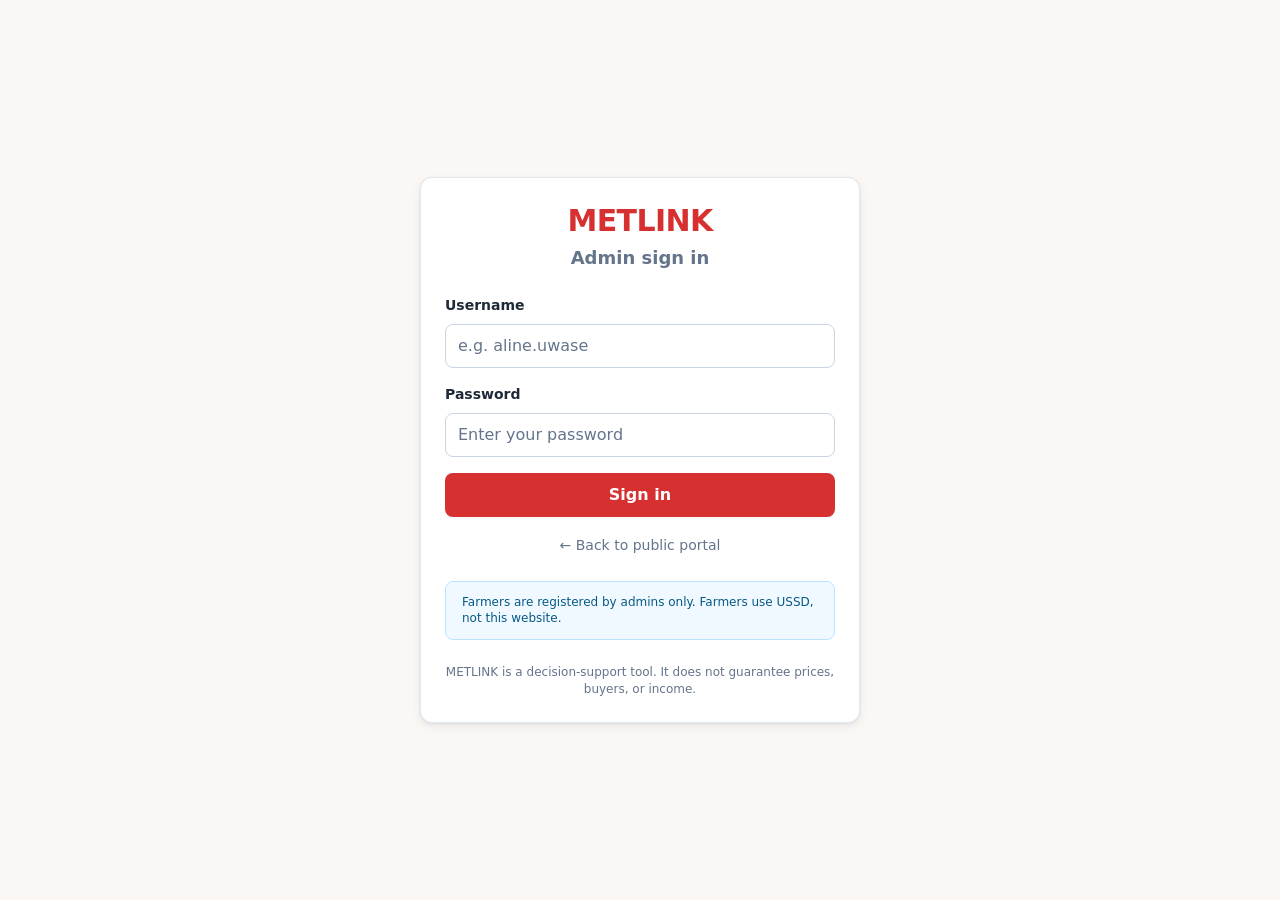
<file: frontend/admins.html>
<!DOCTYPE html>
<!--
  METLINK — Admins Management
  Super-admin portal for listing, provisioning, editing, and managing administrator credentials and roles.
-->
<html lang="en">
<head>
  <meta charset="UTF-8">
  <meta name="viewport" content="width=device-width, initial-scale=1.0">
  <title>METLINK — Admins</title>
  <script>
    try {
      if (localStorage.getItem('metlink_theme') === 'dark') {
        document.documentElement.setAttribute('data-theme', 'dark');
      }
    } catch (e) {}
  </script>
  <script src="js/sidebar.js"></script>
  <link rel="stylesheet" href="css/theme.css">
  <link rel="stylesheet" href="css/layout.css">
  <link rel="stylesheet" href="css/dark.css">
  <style>
    /* Modal Dialog Styles */
    dialog.modal-dialog {
      border: 1px solid var(--color-border);
      border-radius: var(--radius-lg);
      padding: var(--space-6);
      max-width: 480px;
      width: 90%;
      margin: auto;
      background-color: var(--color-surface);
      box-shadow: var(--shadow-lg);
    }

    dialog.modal-dialog::backdrop {
      background-color: rgba(0, 0, 0, 0.45);
      backdrop-filter: blur(2px);
    }

    .modal-header {
      margin-bottom: var(--space-4);
      padding-bottom: var(--space-2);
      border-bottom: 1px solid var(--color-border);
    }

    .modal-title {
      font-size: var(--font-lg);
      font-weight: 700;
      color: var(--color-text);
      margin: 0;
    }

    .modal-actions {
      display: flex;
      justify-content: flex-end;
      gap: var(--space-3);
      margin-top: var(--space-6);
      padding-top: var(--space-3);
      border-top: 1px solid var(--color-border);
    }

    .btn-sm {
      min-height: 32px;
      min-width: 32px;
      padding: var(--space-1) var(--space-3);
      font-size: var(--font-xs);
    }

    .btn-outline {
      background-color: transparent;
      border: 1px solid var(--color-border);
      color: var(--color-text);
    }

    .btn-outline:hover:not(:disabled) {
      background-color: var(--color-surface-hover);
      border-color: var(--color-border-hover);
    }

    .badge-inactive {
      background-color: var(--color-border);
      color: var(--color-text-muted);
    }

    .table-container {
      width: 100%;
      max-width: 100%;
      overflow-x: auto;
      -webkit-overflow-scrolling: touch;
    }

    .table {
      min-width: 760px;
      white-space: nowrap;
    }

    .field-error {
      color: var(--color-danger);
      font-size: var(--font-xs);
      margin-top: var(--space-1);
    }

    .input-error {
      border-color: var(--color-danger) !important;
    }
  </style>
</head>
<body class="fixed-pills">
  <div class="app-shell">
    <aside class="sidebar">
      <div class="sidebar-header">
        <h2 style="color: var(--color-primary); font-size: var(--font-xl);">METLINK</h2>
      </div>
      <nav class="sidebar-nav">
        <a href="dashboard.html" class="sidebar-link">Dashboard</a>
        <a href="farmers.html" class="sidebar-link">Farmers</a>
        <a href="markets.html" class="sidebar-link">Markets</a>
        <a href="seasons.html" class="sidebar-link">Seasons</a>
        <a href="rules.html" class="sidebar-link">Rules</a>
        <a href="logs.html" class="sidebar-link">Logs</a>
      </nav>
      <div class="sidebar-footer">
        <button id="logoutBtn" class="btn btn-secondary w-full" type="button">Sign out</button>
      </div>
    </aside>

    <div class="main-wrapper">
      <header class="topbar">
        <span style="font-weight: 600;">Admin Dashboard</span>
        <span id="adminName" class="badge badge-primary"></span>
      </header>

      <main class="main-content">
        <!-- Global Feedback Banners -->
        <div id="feedbackContainer" style="margin-bottom: var(--space-4);">
          <div id="alertSuccess" class="alert alert-success" role="status" aria-live="polite" style="display: none;">
            <span id="alertSuccessText"></span>
          </div>
          <div id="alertError" class="alert alert-error" role="alert" aria-live="assertive" style="display: none; justify-content: space-between; align-items: center;">
            <span id="alertErrorText"></span>
            <button type="button" id="dismissAlertErrorBtn" style="background: none; border: none; font-size: var(--font-lg); line-height: 1; cursor: pointer; color: inherit; padding: 0 var(--space-2);" aria-label="Dismiss error banner">&times;</button>
          </div>
        </div>

        <!-- Photographic Hero Banner -->
        <div class="admin-hero-banner">
          <div class="admin-hero-content">
            <div class="admin-hero-bar" aria-hidden="true"></div>
            <div class="admin-hero-text">
              <h2 class="admin-hero-title">METLINK Staff &amp; Role Access</h2>
              <p class="admin-hero-subtitle">Manage administrator accounts and system permissions.</p>
            </div>
          </div>
        </div>

        <!-- Page Header -->
        <div class="page-header">
          <div>
            <h1 class="page-title">Admins</h1>
            <p class="page-subtitle">Manage system administrators, analyst roles, and access credentials.</p>
          </div>
          <button id="openAddAdminBtn" class="btn btn-primary" type="button">
            + Register New Admin
          </button>
        </div>

        <!-- Summary Strip -->
        <div class="grid grid-cols-4" style="margin-bottom: var(--space-6);">
          <div class="card">
            <span class="text-muted" style="font-size: var(--font-sm); font-weight: 600;">Total Admins</span>
            <div id="totalCount" style="font-size: var(--font-2xl); font-weight: 700; margin-top: var(--space-1);">0</div>
          </div>
          <div class="card">
            <span class="text-muted" style="font-size: var(--font-sm); font-weight: 600;">Active</span>
            <div id="activeCount" style="font-size: var(--font-2xl); font-weight: 700; color: var(--color-secondary); margin-top: var(--space-1);">0</div>
          </div>
          <div class="card">
            <span class="text-muted" style="font-size: var(--font-sm); font-weight: 600;">Inactive</span>
            <div id="inactiveCount" style="font-size: var(--font-2xl); font-weight: 700; color: var(--color-text-muted); margin-top: var(--space-1);">0</div>
          </div>
          <div class="card">
            <span class="text-muted" style="font-size: var(--font-sm); font-weight: 600;">Super Admins</span>
            <div id="superAdminCount" style="font-size: var(--font-2xl); font-weight: 700; color: var(--color-primary); margin-top: var(--space-1);">0</div>
          </div>
        </div>

        <!-- Filter Bar -->
        <div class="card" style="margin-bottom: var(--space-4); padding: var(--space-4);">
          <div class="flex flex-wrap items-center justify-between gap-4">
            <div class="flex flex-wrap items-center gap-3" style="flex: 1; min-width: 260px;">
              <div style="flex: 1; min-width: 180px;">
                <input 
                  type="text" 
                  id="searchInput" 
                  placeholder="Search name, username, email, or role" 
                  aria-label="Search name, username, email, or role"
                >
              </div>
              <div style="width: 150px;">
                <select id="statusFilter" aria-label="Filter by status">
                  <option value="all">All Statuses</option>
                  <option value="active">Active</option>
                  <option value="inactive">Inactive</option>
                </select>
              </div>
              <div style="width: 160px;">
                <select id="roleFilter" aria-label="Filter by role">
                  <option value="all">All Roles</option>
                  <option value="super_admin">Super Admin</option>
                  <option value="admin">Admin</option>
                  <option value="market_analyst">Market Analyst</option>
                </select>
              </div>
            </div>
            <div id="showingCountText" class="text-muted" style="font-size: var(--font-sm); font-weight: 600;">
              Showing 0 of 0 admins
            </div>
          </div>
        </div>

        <!-- Table Card -->
        <div class="card" style="padding: 0; overflow: hidden;">
          <!-- Loading State -->
          <div id="tableLoading" class="text-center" style="padding: var(--space-8); display: none;">
            <span class="spinner" style="width: 28px; height: 28px; border-color: var(--color-primary-light); border-top-color: var(--color-primary);"></span>
            <p class="text-muted" style="margin-top: var(--space-2); margin-bottom: 0;">Loading admins list...</p>
          </div>

          <!-- Empty State -->
          <div id="tableEmpty" class="text-center" style="padding: var(--space-8); display: none;">
            <p id="emptyMessage" class="text-muted" style="font-size: var(--font-md); margin-bottom: 0;">No administrators found.</p>
          </div>

          <!-- Table Container -->
          <div id="tableWrapper" class="table-container">
            <table class="table" id="adminsTable">
              <thead>
                <tr>
                  <th scope="col" data-sort="full_name" title="Sort column" tabindex="0" aria-sort="none">Name</th>
                  <th scope="col" data-sort="username" title="Sort column" tabindex="0" aria-sort="none">Username</th>
                  <th scope="col" data-sort="email" title="Sort column" tabindex="0" aria-sort="none">Email</th>
                  <th scope="col">Role</th>
                  <th scope="col">Status</th>
                  <th scope="col">Created</th>
                  <th scope="col">Actions</th>
                </tr>
              </thead>
              <tbody id="adminsTableBody">
                <!-- Populated via admins.js -->
              </tbody>
            </table>
          </div>
        </div>

        <!-- Decision Support Disclaimer -->
        <footer style="margin-top: var(--space-8); text-align: center; font-size: var(--font-xs); color: var(--color-text-muted);">
          <p style="margin-bottom: 0;">METLINK is a decision-support tool. It does not guarantee prices, buyers, or income.</p>
        </footer>
      </main>
    </div>
  </div>

  <!-- Add Admin Modal Dialog -->
  <dialog id="addAdminModal" class="modal-dialog">
    <div class="modal-header">
      <h2 class="modal-title">Register New Administrator</h2>
    </div>

    <div id="addModalError" class="alert alert-error" role="alert" style="display: none; margin-bottom: var(--space-3);"></div>

    <form id="addAdminForm" novalidate>
      <div class="form-group">
        <label for="addFullName">Full name <span style="color: var(--color-danger);">*</span></label>
        <input 
          type="text" 
          id="addFullName" 
          name="full_name" 
          required 
          placeholder="e.g. Marie Claire Mukamana"
        >
        <div id="addFullNameError" class="field-error" style="display: none;"></div>
      </div>

      <div class="form-group">
        <label for="addUsername">Username <span style="color: var(--color-danger);">*</span></label>
        <input 
          type="text" 
          id="addUsername" 
          name="username" 
          required 
          placeholder="e.g. marie.mukamana"
          autocomplete="off"
        >
        <div id="addUsernameError" class="field-error" style="display: none;"></div>
      </div>

      <div class="form-group">
        <label for="addEmail">Email address <span style="color: var(--color-danger);">*</span></label>
        <input 
          type="email" 
          id="addEmail" 
          name="email" 
          required 
          placeholder="e.g. marie@metlink.rw"
        >
        <div id="addEmailError" class="field-error" style="display: none;"></div>
      </div>

      <div class="form-group">
        <label for="addRole">Role <span style="color: var(--color-danger);">*</span></label>
        <select id="addRole" name="role" required>
          <option value="admin">Admin</option>
          <option value="market_analyst">Market Analyst</option>
          <option value="super_admin">Super Admin</option>
        </select>
        <div id="addRoleError" class="field-error" style="display: none;"></div>
      </div>

      <div class="form-group">
        <label for="addPassword">Password <span style="color: var(--color-danger);">*</span></label>
        <input 
          type="password" 
          id="addPassword" 
          name="password" 
          autocomplete="new-password" 
          required
        >
        <div id="addPasswordError" class="field-error" style="display: none;"></div>
      </div>

      <div class="form-group">
        <label for="addConfirmPassword">Confirm password <span style="color: var(--color-danger);">*</span></label>
        <input 
          type="password" 
          id="addConfirmPassword" 
          name="confirm_password" 
          autocomplete="new-password" 
          required
        >
        <div id="addConfirmPasswordError" class="field-error" style="display: none;"></div>
      </div>

      <div class="form-group" style="margin-bottom: var(--space-2);">
        <label class="checkbox-label" for="addTogglePasswords" style="font-size: var(--font-xs); font-weight: normal; cursor: pointer;">
          <input type="checkbox" id="addTogglePasswords">
          <span>Show passwords</span>
        </label>
      </div>

      <p class="text-muted" style="font-size: var(--font-xs); margin-top: var(--space-2); margin-bottom: var(--space-4); line-height: 1.4;">
        Share the password with the new admin safely. They can change it from their dashboard.
      </p>

      <div class="modal-actions">
        <button type="button" class="btn btn-secondary" id="addCancelBtn">Cancel</button>
        <button type="submit" class="btn btn-primary" id="addSubmitBtn">Register Admin</button>
      </div>
    </form>
  </dialog>

  <!-- Edit Admin Modal Dialog -->
  <dialog id="editAdminModal" class="modal-dialog">
    <div class="modal-header">
      <h2 class="modal-title">Edit Administrator</h2>
    </div>

    <div id="editModalError" class="alert alert-error" role="alert" style="display: none; margin-bottom: var(--space-3);"></div>

    <form id="editAdminForm" novalidate>
      <input type="hidden" id="editAdminId">

      <div class="form-group">
        <label for="editUsername">Username</label>
        <input 
          type="text" 
          id="editUsername" 
          name="username" 
          readonly 
          disabled 
          style="background-color: var(--color-surface-hover); color: var(--color-text-muted); cursor: not-allowed;"
        >
      </div>

      <div class="form-group">
        <label for="editFullName">Full name <span style="color: var(--color-danger);">*</span></label>
        <input 
          type="text" 
          id="editFullName" 
          name="full_name" 
          required
        >
        <div id="editFullNameError" class="field-error" style="display: none;"></div>
      </div>

      <div class="form-group">
        <label for="editEmail">Email address <span style="color: var(--color-danger);">*</span></label>
        <input 
          type="email" 
          id="editEmail" 
          name="email" 
          required
        >
        <div id="editEmailError" class="field-error" style="display: none;"></div>
      </div>

      <div class="form-group">
        <label for="editRole">Role <span style="color: var(--color-danger);">*</span></label>
        <select id="editRole" name="role" required>
          <option value="admin">Admin</option>
          <option value="market_analyst">Market Analyst</option>
          <option value="super_admin">Super Admin</option>
        </select>
        <div id="editRoleError" class="field-error" style="display: none;"></div>
        <div id="editRoleNotice" class="text-muted" style="display: none; font-size: var(--font-xs); margin-top: 4px;">
          You cannot change your own role.
        </div>
      </div>

      <div class="modal-actions">
        <button type="button" class="btn btn-secondary" id="editCancelBtn">Cancel</button>
        <button type="submit" class="btn btn-primary" id="editSubmitBtn">Save Changes</button>
      </div>
    </form>
  </dialog>

  <script src="js/api.js"></script>
  <script src="js/auth.js"></script>
  <script src="js/admins.js"></script>
</body>
</html>
</file>
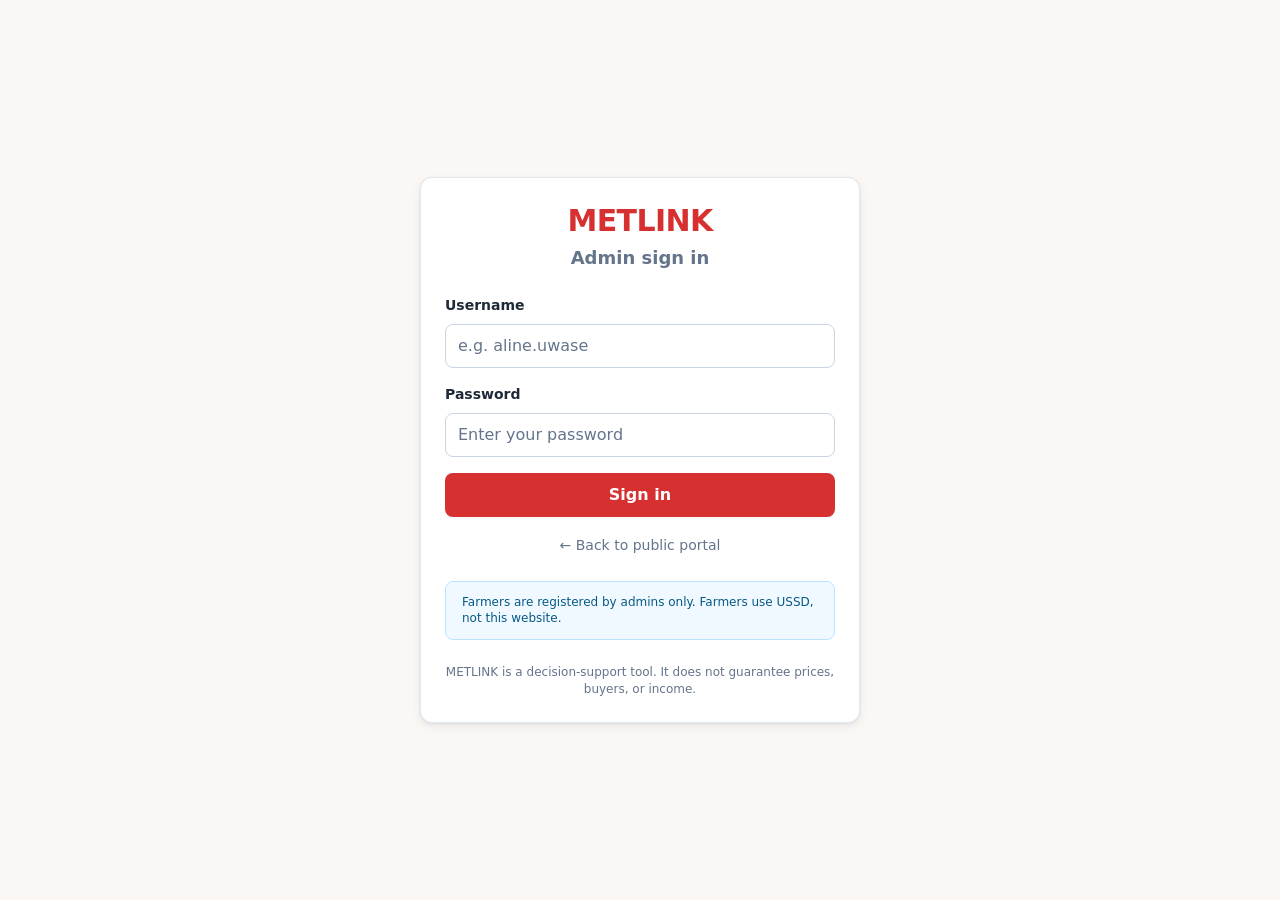
<file: frontend/dashboard.html>
<!DOCTYPE html>
<!--
  METLINK — Admin Dashboard Home
  Executive decision-support dashboard, quick actions, live KPI overview, and account management.
-->
<html lang="en">
<head>
  <meta charset="UTF-8">
  <meta name="viewport" content="width=device-width, initial-scale=1.0">
  <title>METLINK — Dashboard</title>
  <script>
    try {
      if (localStorage.getItem('metlink_theme') === 'dark') {
        document.documentElement.setAttribute('data-theme', 'dark');
      }
    } catch (e) {}
  </script>
  <script src="js/sidebar.js"></script>
  <link rel="stylesheet" href="css/theme.css">
  <link rel="stylesheet" href="css/layout.css">
  <link rel="stylesheet" href="css/dark.css">
</head>
<body class="fixed-pills">
  <div class="app-shell">
    <aside class="sidebar">
      <div class="sidebar-header">
        <h2 style="color: var(--color-primary); font-size: var(--font-xl);">METLINK</h2>
      </div>
      <nav class="sidebar-nav">
        <a href="dashboard.html" class="sidebar-link active">Dashboard</a>
        <a href="farmers.html" class="sidebar-link">Farmers</a>
        <a href="markets.html" class="sidebar-link">Markets</a>
        <a href="seasons.html" class="sidebar-link">Seasons</a>
        <a href="rules.html" class="sidebar-link">Rules</a>
        <a href="logs.html" class="sidebar-link">Logs</a>
      </nav>
      <div class="sidebar-footer">
        <button id="logoutBtn" class="btn btn-secondary w-full" type="button">Sign out</button>
      </div>
    </aside>

    <div class="main-wrapper">
      <header class="topbar">
        <span style="font-weight: 600;">Admin Dashboard</span>
        <span id="adminName" class="badge badge-primary"></span>
      </header>

      <main class="main-content">
        <!-- Global Feedback Banners -->
        <div id="feedbackContainer" style="margin-bottom: var(--space-4);">
          <div id="alertSuccess" class="alert alert-success" role="status" aria-live="polite" style="display: none;">
            <span id="alertSuccessText"></span>
          </div>
          <div id="alertError" class="alert alert-error" role="alert" aria-live="assertive" style="display: none; justify-content: space-between; align-items: center;">
            <span id="alertErrorText"></span>
            <button type="button" id="dismissAlertErrorBtn" style="background: none; border: none; font-size: var(--font-lg); line-height: 1; cursor: pointer; color: inherit; padding: 0 var(--space-2);" aria-label="Dismiss error banner">&times;</button>
          </div>
        </div>

        <!-- 1. Flagship Hero Banner -->
        <div class="admin-hero-banner admin-hero-banner--lg">
          <div class="admin-hero-content">
            <div class="admin-hero-bar" aria-hidden="true"></div>
            <div class="admin-hero-text">
              <h1 class="admin-hero-title">Welcome back, <span id="heroFullName">Administrator</span></h1>
              <p class="admin-hero-subtitle">Helping Kamonyi tomato farmers reduce post-harvest losses with USSD harvest submissions and SMS market intelligence.</p>
              <div class="admin-hero-profile">
                <span><strong>User:</strong> <span id="heroUsername">-</span></span>
                <span>&bull;</span>
                <span><strong>Email:</strong> <span id="heroEmail">-</span></span>
                <span>&bull;</span>
                <span id="heroRoleBadge" class="badge badge-slate pill-w-sm">ADMIN</span>
              </div>
            </div>
          </div>
        </div>

        <!-- 2. Vibrant Quick-Link Cards -->
        <section class="home-qcards-section" aria-label="Quick management actions">
          <div class="home-qcards-grid">
            <a href="farmers.html" class="home-qcard home-qcard--farmers">
              <div class="home-qcard-badge">
                <svg width="22" height="22" viewBox="0 0 24 24" fill="none" stroke="#ffffff" stroke-width="2" stroke-linecap="round" stroke-linejoin="round" aria-hidden="true"><path d="M17 21v-2a4 4 0 0 0-4-4H5a4 4 0 0 0-4 4v2"/><circle cx="9" cy="7" r="4"/><path d="M23 21v-2a4 4 0 0 0-3-3.87"/><path d="M16 3.13a4 4 0 0 1 0 7.75"/></svg>
              </div>
              <div class="home-qcard-content">
                <h3 class="home-qcard-title">Farmers</h3>
                <p class="home-qcard-desc">Register and manage tomato growers across Kamonyi sectors.</p>
              </div>
            </a>

            <a href="markets.html" class="home-qcard home-qcard--markets">
              <div class="home-qcard-badge">
                <svg width="22" height="22" viewBox="0 0 24 24" fill="none" stroke="#ffffff" stroke-width="2" stroke-linecap="round" stroke-linejoin="round" aria-hidden="true"><path d="m3 9 9-7 9 7v11a2 2 0 0 1-2 2H5a2 2 0 0 1-2-2z"/><polyline points="9 22 9 12 15 12 15 22"/></svg>
              </div>
              <div class="home-qcard-content">
                <h3 class="home-qcard-title">Market Prices</h3>
                <p class="home-qcard-desc">Update Kigali & local market prices and wholesale demand trends.</p>
              </div>
            </a>

            <a href="seasons.html" class="home-qcard home-qcard--seasons">
              <div class="home-qcard-badge">
                <svg width="22" height="22" viewBox="0 0 24 24" fill="none" stroke="#ffffff" stroke-width="2" stroke-linecap="round" stroke-linejoin="round" aria-hidden="true"><rect x="3" y="4" width="18" height="18" rx="2" ry="2"/><line x1="16" y1="2" x2="16" y2="6"/><line x1="8" y1="2" x2="8" y2="6"/><line x1="3" y1="10" x2="21" y2="10"/></svg>
              </div>
              <div class="home-qcard-content">
                <h3 class="home-qcard-title">Seasons</h3>
                <p class="home-qcard-desc">Configure Rwandan Season A, B, and C agricultural periods.</p>
              </div>
            </a>

            <a href="rules.html" class="home-qcard home-qcard--rules">
              <div class="home-qcard-badge">
                <svg width="22" height="22" viewBox="0 0 24 24" fill="none" stroke="#ffffff" stroke-width="2" stroke-linecap="round" stroke-linejoin="round" aria-hidden="true"><line x1="4" y1="21" x2="4" y2="14"/><line x1="4" y1="10" x2="4" y2="3"/><line x1="12" y1="21" x2="12" y2="12"/><line x1="12" y1="8" x2="12" y2="3"/><line x1="20" y1="21" x2="20" y2="16"/><line x1="20" y1="12" x2="20" y2="3"/><line x1="1" y1="14" x2="7" y2="14"/><line x1="9" y1="8" x2="15" y2="8"/><line x1="17" y1="16" x2="23" y2="16"/></svg>
              </div>
              <div class="home-qcard-content">
                <h3 class="home-qcard-title">Rules</h3>
                <p class="home-qcard-desc">Calibrate harvest decision logic and preservation requirements.</p>
              </div>
            </a>

            <a href="logs.html" class="home-qcard home-qcard--logs">
              <div class="home-qcard-badge">
                <svg width="22" height="22" viewBox="0 0 24 24" fill="none" stroke="#ffffff" stroke-width="2" stroke-linecap="round" stroke-linejoin="round" aria-hidden="true"><path d="M14 2H6a2 2 0 0 0-2 2v16a2 2 0 0 0 2 2h12a2 2 0 0 0 2-2V8z"/><polyline points="14 2 14 8 20 8"/><line x1="16" y1="13" x2="8" y2="13"/><line x1="16" y1="17" x2="8" y2="17"/><polyline points="10 9 9 9 8 9"/></svg>
              </div>
              <div class="home-qcard-content">
                <h3 class="home-qcard-title">Logs</h3>
                <p class="home-qcard-desc">Inspect farmer harvest submissions, SMS delivery, and audit history.</p>
              </div>
            </a>
          </div>
        </section>

        <!-- 3. Role and Policy Card -->
        <div class="card home-policy-card">
          <p style="margin: 0; font-size: var(--font-sm); color: var(--color-text-muted); line-height: 1.5;">
            <strong>Administrator Responsibilities:</strong> Register farmers, keep market prices, seasons and rules accurate, and review audit logs promptly.
            <span style="display: block; margin-top: 4px; font-weight: 600; color: var(--color-text);">METLINK is a decision-support tool. It does not guarantee prices, buyers, or income.</span>
          </p>
        </div>

        <!-- 4. Live Overview Section -->
        <div class="page-header" style="margin-bottom: var(--space-4);">
          <div>
            <h2 class="page-title" style="font-size: var(--font-xl);">System Overview</h2>
            <p class="page-subtitle">Real-time metrics from harvest submissions, dispatch notifications, and administrator actions.</p>
          </div>
          <button id="refreshOverviewBtn" class="btn btn-outline" type="button" aria-label="Refresh overview data">
            &#x21bb; Refresh
          </button>
        </div>

        <!-- Overview Loading Spinner -->
        <div id="overviewLoading" class="text-center" style="padding: var(--space-8); display: none;">
          <span class="spinner" style="width: 28px; height: 28px; border-color: var(--color-primary-light); border-top-color: var(--color-primary);"></span>
          <p class="text-muted" style="margin-top: var(--space-2); margin-bottom: 0;">Loading system metrics...</p>
        </div>

        <!-- Overview Error Banner -->
        <div id="overviewError" class="alert alert-error" style="display: none; justify-content: space-between; align-items: center; margin-bottom: var(--space-6);">
          <span id="overviewErrorText">Failed to load system metrics.</span>
          <button type="button" id="retryOverviewBtn" class="btn btn-outline btn-sm" style="background-color: #ffffff;">Retry</button>
        </div>

        <!-- Overview Content: 5 KPI Cards + Active Season Highlight Card -->
        <div id="overviewContent" style="display: none;">
          <div class="grid grid-cols-3" style="margin-bottom: var(--space-6);">
            <!-- KPI 1 -->
            <div class="card">
              <span class="text-muted" style="font-size: var(--font-sm); font-weight: 600;">Active Farmers</span>
              <div id="kpiActiveFarmers" style="font-size: var(--font-2xl); font-weight: 700; margin-top: var(--space-1); color: var(--color-success-text);">0</div>
            </div>

            <!-- KPI 2 -->
            <div class="card">
              <span class="text-muted" style="font-size: var(--font-sm); font-weight: 600;">Total Submissions</span>
              <div id="kpiTotalSubmissions" style="font-size: var(--font-2xl); font-weight: 700; margin-top: var(--space-1);">0</div>
            </div>

            <!-- KPI 3 -->
            <div class="card">
              <span class="text-muted" style="font-size: var(--font-sm); font-weight: 600;">Pending Submissions</span>
              <div id="kpiPendingSubmissions" style="font-size: var(--font-2xl); font-weight: 700; margin-top: var(--space-1); color: var(--color-pill-amber);">0</div>
            </div>

            <!-- KPI 4 -->
            <div class="card">
              <span class="text-muted" style="font-size: var(--font-sm); font-weight: 600;">Delivered SMS</span>
              <div id="kpiDeliveredSms" style="font-size: var(--font-2xl); font-weight: 700; margin-top: var(--space-1); color: var(--color-success-text);">0</div>
            </div>

            <!-- KPI 5 -->
            <div class="card">
              <span class="text-muted" style="font-size: var(--font-sm); font-weight: 600;">Total SMS Dispatched</span>
              <div id="kpiTotalSms" style="font-size: var(--font-2xl); font-weight: 700; margin-top: var(--space-1);">0</div>
            </div>

            <!-- Active Season Card -->
            <div class="card home-season-card" style="margin-bottom: 0;">
              <span class="text-muted" style="font-size: var(--font-sm); font-weight: 600;">Active Agricultural Season</span>
              <div id="activeSeasonName" style="font-size: var(--font-lg); font-weight: 700; margin-top: var(--space-1); color: var(--color-primary);">No active season</div>
              <div id="activeSeasonDates" class="text-muted" style="font-size: var(--font-xs); margin-top: 2px;">-</div>
            </div>
          </div>

          <!-- Recent Activity Feed Card -->
          <div class="card home-activity-card">
            <h3 style="font-size: var(--font-md); font-weight: 700; margin-bottom: var(--space-4);">Recent System Activity</h3>
            <div id="activityEmpty" class="text-muted" style="display: none; padding: var(--space-4) 0;">No recent activity logged.</div>
            <ul id="activityList" class="home-activity-list"></ul>
          </div>
        </div>

        <!-- 5. Account Profile Card -->
        <div class="card home-account-card">
          <div style="display: flex; align-items: center; justify-content: space-between; flex-wrap: wrap; gap: var(--space-4); margin-bottom: var(--space-4); border-bottom: 1px solid var(--color-border); padding-bottom: var(--space-3);">
            <div>
              <h3 style="font-size: var(--font-lg); font-weight: 700; margin: 0;">Administrator Profile</h3>
              <p class="text-muted" style="font-size: var(--font-xs); margin-top: 2px; margin-bottom: 0;">Credentials and session details.</p>
            </div>
            <button type="button" class="btn btn-outline" id="openChangePasswordBtn">
              Change password
            </button>
          </div>

          <div class="home-account-grid">
            <div>
              <span class="text-muted" style="font-size: var(--font-xs); font-weight: 600;">FULL NAME</span>
              <div id="accFullName" style="font-size: var(--font-base); font-weight: 600; margin-top: 2px;">-</div>
            </div>
            <div>
              <span class="text-muted" style="font-size: var(--font-xs); font-weight: 600;">USERNAME</span>
              <div id="accUsername" style="font-size: var(--font-base); font-weight: 600; margin-top: 2px;">-</div>
            </div>
            <div>
              <span class="text-muted" style="font-size: var(--font-xs); font-weight: 600;">EMAIL ADDRESS</span>
              <div id="accEmail" style="font-size: var(--font-base); font-weight: 600; margin-top: 2px;">-</div>
            </div>
            <div>
              <span class="text-muted" style="font-size: var(--font-xs); font-weight: 600;">ASSIGNED ROLE</span>
              <div style="margin-top: 4px;">
                <span id="accRoleBadge" class="badge badge-slate pill-w-sm">-</span>
              </div>
            </div>
          </div>
        </div>

        <!-- Decision Support Disclaimer Footer -->
        <footer style="margin-top: var(--space-8); text-align: center; font-size: var(--font-xs); color: var(--color-text-muted);">
          <p style="margin-bottom: 0;">METLINK is a decision-support tool. It does not guarantee prices, buyers, or income.</p>
        </footer>
      </main>
    </div>
  </div>

  <!-- 6. Change Password Dialog Modal -->
  <dialog id="changePasswordModal" class="modal-dialog">
    <div class="modal-header">
      <h2 class="modal-title">Change Password</h2>
    </div>

    <!-- In-dialog Error Banner -->
    <div id="modalAlertError" class="alert alert-error" role="alert" style="display: none; margin-bottom: var(--space-4);">
      <span id="modalAlertErrorText"></span>
    </div>

    <form id="changePasswordForm" novalidate>
      <div class="form-group">
        <label for="currentPasswordInput">Current password <span style="color: var(--color-danger);">*</span></label>
        <input 
          type="password" 
          id="currentPasswordInput" 
          name="current_password" 
          autocomplete="current-password" 
          required
        >
        <div id="currentPasswordError" class="field-error" style="display: none;"></div>
      </div>

      <div class="form-group">
        <label for="newPasswordInput">New password <span style="color: var(--color-danger);">*</span></label>
        <input 
          type="password" 
          id="newPasswordInput" 
          name="new_password" 
          autocomplete="new-password" 
          required
        >
        <div id="newPasswordError" class="field-error" style="display: none;"></div>
      </div>

      <div class="form-group">
        <label for="confirmPasswordInput">Confirm new password <span style="color: var(--color-danger);">*</span></label>
        <input 
          type="password" 
          id="confirmPasswordInput" 
          name="confirm_password" 
          autocomplete="new-password" 
          required
        >
        <div id="confirmPasswordError" class="field-error" style="display: none;"></div>
      </div>

      <div class="form-group" style="margin-bottom: var(--space-4);">
        <label class="checkbox-label" for="togglePasswordsCheckbox" style="font-size: var(--font-xs); font-weight: normal; cursor: pointer;">
          <input type="checkbox" id="togglePasswordsCheckbox">
          <span>Show passwords</span>
        </label>
      </div>

      <div class="modal-actions">
        <button type="button" class="btn btn-secondary" id="modalCancelBtn">Cancel</button>
        <button type="submit" class="btn btn-primary" id="modalSubmitBtn">Update Password</button>
      </div>
    </form>
  </dialog>

  <script src="js/api.js"></script>
  <script src="js/auth.js"></script>
  <script src="js/dashboard.js"></script>
</body>
</html>
</file>
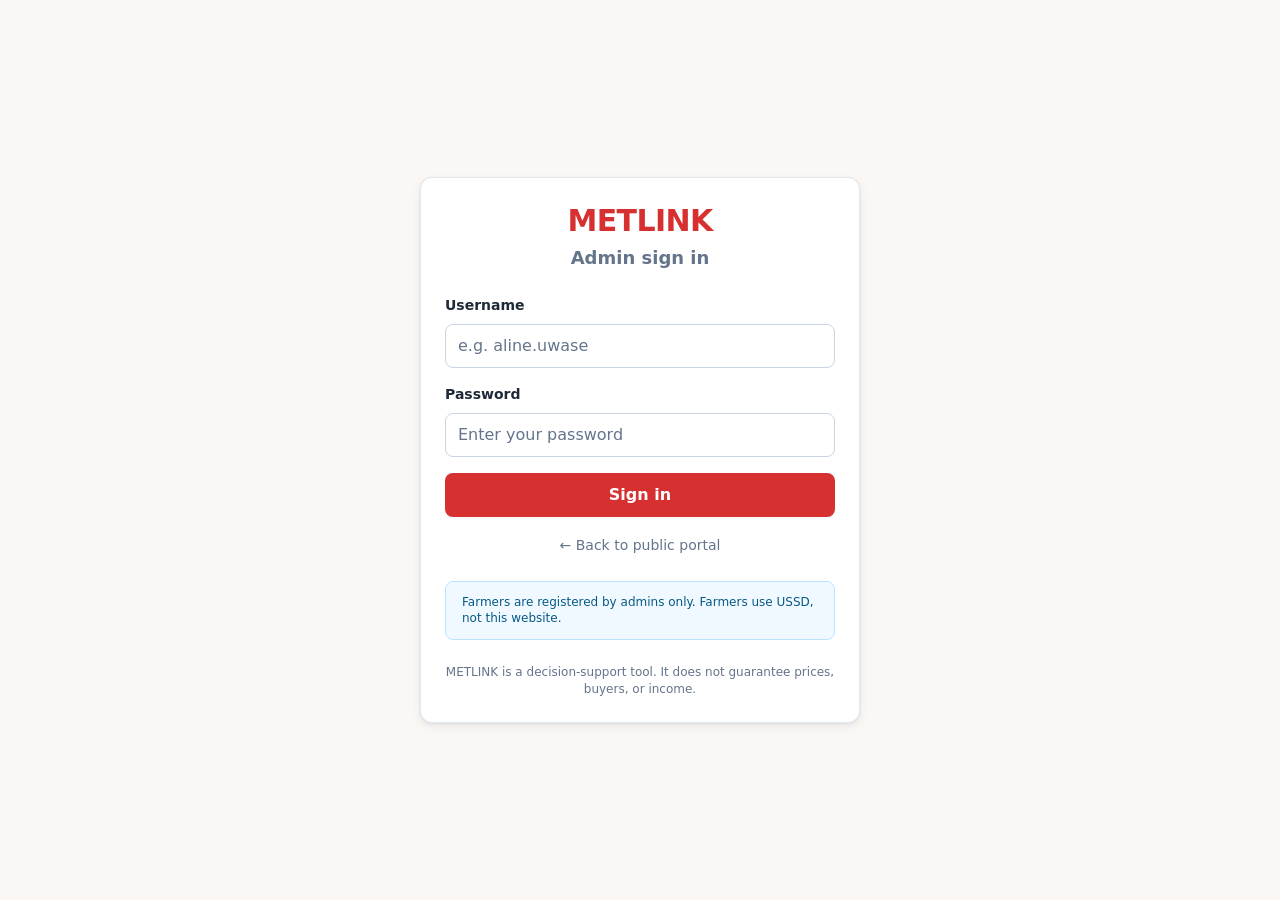
<file: frontend/farmers.html>
<!DOCTYPE html>
<!--
  METLINK — Farmers Management
  Admin portal for registering, viewing, editing, and managing Kamonyi tomato farmers.
-->
<html lang="en">
<head>
  <meta charset="UTF-8">
  <meta name="viewport" content="width=device-width, initial-scale=1.0">
  <title>METLINK — Farmers</title>
  <script>
    try {
      if (localStorage.getItem('metlink_theme') === 'dark') {
        document.documentElement.setAttribute('data-theme', 'dark');
      }
    } catch (e) {}
  </script>
  <script src="js/sidebar.js"></script>
  <link rel="stylesheet" href="css/theme.css">
  <link rel="stylesheet" href="css/layout.css">
  <link rel="stylesheet" href="css/dark.css">
  <style>
    /* Modal Dialog Styles */
    dialog.modal-dialog {
      border: 1px solid var(--color-border);
      border-radius: var(--radius-lg);
      padding: var(--space-6);
      max-width: 480px;
      width: 90%;
      margin: auto;
      background-color: var(--color-surface);
      box-shadow: var(--shadow-lg);
    }

    dialog.modal-dialog::backdrop {
      background-color: rgba(0, 0, 0, 0.45);
      backdrop-filter: blur(2px);
    }

    .modal-header {
      margin-bottom: var(--space-4);
      padding-bottom: var(--space-2);
      border-bottom: 1px solid var(--color-border);
    }

    .modal-title {
      font-size: var(--font-lg);
      font-weight: 700;
      color: var(--color-text);
    }

    .modal-actions {
      display: flex;
      justify-content: flex-end;
      gap: var(--space-3);
      margin-top: var(--space-6);
      padding-top: var(--space-3);
      border-top: 1px solid var(--color-border);
    }

    /* Small action buttons in table */
    .btn-sm {
      min-height: 32px;
      min-width: 32px;
      padding: var(--space-1) var(--space-3);
      font-size: var(--font-xs);
    }

    .btn-outline {
      background-color: transparent;
      border: 1px solid var(--color-border);
      color: var(--color-text);
    }

    .btn-outline:hover:not(:disabled) {
      background-color: var(--color-surface-hover);
      border-color: var(--color-border-hover);
    }

    .badge-inactive {
      background-color: var(--color-border);
      color: var(--color-text-muted);
    }

    /* Table minimum width ensures smooth horizontal scroll on small viewports */
    .table-container {
      width: 100%;
      max-width: 100%;
      overflow-x: auto;
      -webkit-overflow-scrolling: touch;
    }

    .table {
      min-width: 720px;
      white-space: nowrap;
    }

    .field-error {
      color: var(--color-danger);
      font-size: var(--font-xs);
      margin-top: var(--space-1);
    }

    .input-error {
      border-color: var(--color-danger) !important;
    }
  </style>
</head>
<body class="fixed-pills">
  <div class="app-shell">
    <aside class="sidebar">
      <div class="sidebar-header">
        <h2 style="color: var(--color-primary); font-size: var(--font-xl);">METLINK</h2>
      </div>
      <nav class="sidebar-nav">
        <a href="dashboard.html" class="sidebar-link">Dashboard</a>
        <a href="farmers.html" class="sidebar-link active">Farmers</a>
        <a href="markets.html" class="sidebar-link">Markets</a>
        <a href="seasons.html" class="sidebar-link">Seasons</a>
        <a href="rules.html" class="sidebar-link">Rules</a>
        <a href="logs.html" class="sidebar-link">Logs</a>
      </nav>
      <div class="sidebar-footer">
        <button id="logoutBtn" class="btn btn-secondary w-full" type="button">Sign out</button>
      </div>
    </aside>

    <div class="main-wrapper">
      <header class="topbar">
        <span style="font-weight: 600;">Admin Dashboard</span>
        <span id="adminName" class="badge badge-primary"></span>
      </header>

      <main class="main-content">
        <!-- Global Feedback Banners -->
        <div id="feedbackContainer" style="margin-bottom: var(--space-4);">
          <div id="alertSuccess" class="alert alert-success" role="status" aria-live="polite" style="display: none;">
            <span id="alertSuccessText"></span>
          </div>
          <div id="alertError" class="alert alert-error" role="alert" aria-live="assertive" style="display: none; justify-content: space-between; align-items: center;">
            <span id="alertErrorText"></span>
            <button type="button" id="dismissAlertErrorBtn" style="background: none; border: none; font-size: var(--font-lg); line-height: 1; cursor: pointer; color: inherit; padding: 0 var(--space-2);" aria-label="Dismiss error banner">&times;</button>
          </div>
        </div>

        <!-- Photographic Hero Banner -->
        <div class="admin-hero-banner admin-hero-banner--green">
          <div class="admin-hero-content">
            <div class="admin-hero-bar" aria-hidden="true"></div>
            <div class="admin-hero-text">
              <h2 class="admin-hero-title">Support Tomato Farmers in Kamonyi</h2>
              <p class="admin-hero-subtitle">Better decisions on harvest, storage, and markets.</p>
            </div>
          </div>
        </div>

        <!-- Page Header -->
        <div class="page-header">
          <div>
            <h1 class="page-title">Farmers</h1>
            <p class="page-subtitle">Manage registered tomato farmers in Kamonyi district.</p>
          </div>
          <button id="openRegisterBtn" class="btn btn-primary" type="button">
            + Register Farmer
          </button>
        </div>

        <!-- Summary Strip -->
        <div class="grid grid-cols-3" style="margin-bottom: var(--space-6);">
          <div class="card">
            <span class="text-muted" style="font-size: var(--font-sm); font-weight: 600;">Total Farmers</span>
            <div id="totalCount" style="font-size: var(--font-2xl); font-weight: 700; margin-top: var(--space-1);">0</div>
          </div>
          <div class="card">
            <span class="text-muted" style="font-size: var(--font-sm); font-weight: 600;">Active</span>
            <div id="activeCount" style="font-size: var(--font-2xl); font-weight: 700; color: var(--color-secondary); margin-top: var(--space-1);">0</div>
          </div>
          <div class="card">
            <span class="text-muted" style="font-size: var(--font-sm); font-weight: 600;">Inactive</span>
            <div id="inactiveCount" style="font-size: var(--font-2xl); font-weight: 700; color: var(--color-text-muted); margin-top: var(--space-1);">0</div>
          </div>
        </div>

        <!-- Filter Bar -->
        <div class="card" style="margin-bottom: var(--space-4); padding: var(--space-4);">
          <div class="flex flex-wrap items-center justify-between gap-4">
            <div class="flex flex-wrap items-center gap-3" style="flex: 1; min-width: 260px;">
              <div style="flex: 1; min-width: 180px;">
                <input 
                  type="text" 
                  id="searchInput" 
                  placeholder="Search name, phone, location, registered by or date" 
                  aria-label="Search name, phone, location, registered by or date"
                >
              </div>
              <div style="width: 150px;">
                <select id="statusFilter" aria-label="Filter by status">
                  <option value="all">All Statuses</option>
                  <option value="active">Active</option>
                  <option value="inactive">Inactive</option>
                </select>
              </div>
            </div>
            <div id="showingCountText" class="text-muted" style="font-size: var(--font-sm); font-weight: 600;">
              Showing 0 of 0 farmers
            </div>
          </div>
        </div>

        <!-- Farmers Table Card -->
        <div class="card" style="padding: 0; overflow: hidden;">
          <!-- Loading State -->
          <div id="tableLoading" class="text-center" style="padding: var(--space-8); display: none;">
            <span class="spinner" style="width: 28px; height: 28px; border-color: var(--color-primary-light); border-top-color: var(--color-primary);"></span>
            <p class="text-muted" style="margin-top: var(--space-2); margin-bottom: 0;">Loading farmers list...</p>
          </div>

          <!-- Empty State -->
          <div id="tableEmpty" class="text-center" style="padding: var(--space-8); display: none;">
            <p id="emptyMessage" class="text-muted" style="font-size: var(--font-md); margin-bottom: 0;">No farmers registered yet.</p>
          </div>

          <!-- Table Container -->
          <div id="tableWrapper" class="table-container">
            <table class="table" id="farmersTable">
              <thead>
                <tr>
                  <th scope="col" data-sort="name" title="Sort column" tabindex="0" aria-sort="none">Name</th>
                  <th scope="col">Phone</th>
                  <th scope="col" data-sort="location" title="Sort column" tabindex="0" aria-sort="none">Location</th>
                  <th scope="col">Language</th>
                  <th scope="col">Status</th>
                  <th scope="col" data-sort="registered_by_name" title="Sort column" tabindex="0" aria-sort="none">Registered by</th>
                  <th scope="col">Registered on</th>
                  <th scope="col">Actions</th>
                </tr>
              </thead>
              <tbody id="farmersTableBody">
                <!-- Dynamically populated via farmers.js -->
              </tbody>
            </table>
          </div>
        </div>

        <!-- Decision Support Disclaimer -->
        <footer style="margin-top: var(--space-8); text-align: center; font-size: var(--font-xs); color: var(--color-text-muted);">
          <p style="margin-bottom: 0;">METLINK is a decision-support tool. It does not guarantee prices, buyers, or income.</p>
        </footer>
      </main>
    </div>
  </div>

  <!-- Register Farmer Modal Dialog -->
  <dialog id="registerModal" class="modal-dialog">
    <div class="modal-header">
      <h2 class="modal-title">Register Farmer</h2>
    </div>

    <div id="registerModalError" class="alert alert-error" role="alert" style="display: none; margin-bottom: var(--space-3);"></div>

    <form id="registerForm" novalidate>
      <div class="form-group">
        <label for="regPhone">Phone number <span style="color: var(--color-danger);">*</span></label>
        <input 
          type="tel" 
          id="regPhone" 
          name="phone_number" 
          required 
          placeholder="e.g. 0788123456 or +250788123456" 
          autocomplete="off"
        >
        <div id="regPhoneError" class="field-error" style="display: none;"></div>
      </div>

      <div class="form-group">
        <label for="regName">Full name <span style="color: var(--color-danger);">*</span></label>
        <input 
          type="text" 
          id="regName" 
          name="name" 
          required 
          placeholder="e.g. Jean Bosco Habimana" 
          autocomplete="off"
        >
      </div>

      <div class="form-group">
        <label for="regLocation">Sector / location <span style="color: var(--color-danger);">*</span></label>
        <input 
          type="text" 
          id="regLocation" 
          name="location" 
          required 
          placeholder="e.g. Runda, Gacurabwenge" 
          autocomplete="off"
        >
      </div>

      <div class="form-group">
        <label for="regLanguage">Preferred language</label>
        <select id="regLanguage" name="preferred_language">
          <option value="rw" selected>Kinyarwanda (rw)</option>
          <option value="en">English (en)</option>
        </select>
      </div>

      <div class="modal-actions">
        <button type="button" id="regCancelBtn" class="btn btn-outline">Cancel</button>
        <button type="submit" id="regSubmitBtn" class="btn btn-primary">Register Farmer</button>
      </div>
    </form>
  </dialog>

  <!-- Edit Farmer Modal Dialog -->
  <dialog id="editModal" class="modal-dialog">
    <div class="modal-header">
      <h2 class="modal-title">Edit Farmer</h2>
    </div>

    <div id="editModalError" class="alert alert-error" role="alert" style="display: none; margin-bottom: var(--space-3);"></div>

    <form id="editForm" novalidate>
      <input type="hidden" id="editFarmerId">

      <div class="form-group">
        <label for="editPhone">Phone number (read-only)</label>
        <input 
          type="text" 
          id="editPhone" 
          readonly 
          disabled 
          style="background-color: var(--color-surface-alt); cursor: not-allowed;"
        >
      </div>

      <div class="form-group">
        <label for="editName">Full name <span style="color: var(--color-danger);">*</span></label>
        <input 
          type="text" 
          id="editName" 
          name="name" 
          required 
          autocomplete="off"
        >
      </div>

      <div class="form-group">
        <label for="editLocation">Sector / location <span style="color: var(--color-danger);">*</span></label>
        <input 
          type="text" 
          id="editLocation" 
          name="location" 
          required 
          autocomplete="off"
        >
      </div>

      <div class="form-group">
        <label for="editLanguage">Preferred language</label>
        <select id="editLanguage" name="preferred_language">
          <option value="rw">Kinyarwanda (rw)</option>
          <option value="en">English (en)</option>
        </select>
      </div>

      <div class="modal-actions">
        <button type="button" id="editCancelBtn" class="btn btn-outline">Cancel</button>
        <button type="submit" id="editSubmitBtn" class="btn btn-primary">Save Changes</button>
      </div>
    </form>
  </dialog>

  <script src="js/api.js"></script>
  <script src="js/auth.js"></script>
  <script src="js/farmers.js"></script>
</body>
</html>
</file>
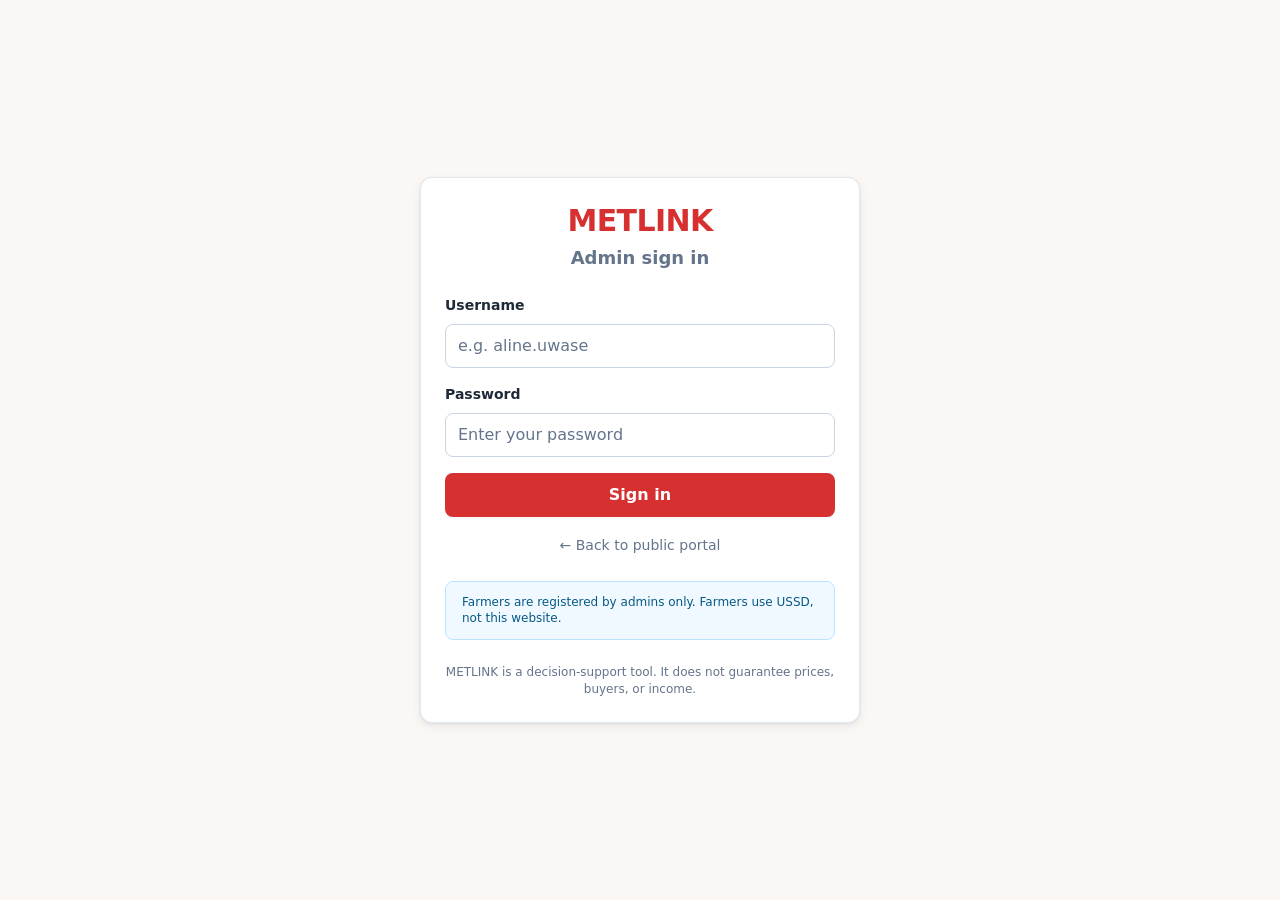
<file: frontend/login.html>
<!DOCTYPE html>
<!--
  METLINK — Admin Sign In
  Authentication portal for METLINK market advisors and administrators.
-->
<html lang="en">
<head>
  <meta charset="UTF-8">
  <meta name="viewport" content="width=device-width, initial-scale=1.0">
  <title>METLINK — Admin Sign In</title>
  <script>
    try {
      if (localStorage.getItem('metlink_theme') === 'dark') {
        document.documentElement.setAttribute('data-theme', 'dark');
      }
    } catch (e) {}
  </script>
  <link rel="stylesheet" href="css/theme.css">
  <link rel="stylesheet" href="css/layout.css">
  <link rel="stylesheet" href="css/dark.css">
</head>
<body>
  <main class="auth-page">
    <div class="card auth-card">
      <header class="auth-header">
        <h1 class="brand-title">METLINK</h1>
        <p class="brand-subtitle">Admin sign in</p>
      </header>

      <div id="alertBox" class="alert alert-error" role="alert" style="display: none;"></div>

      <form id="loginForm" novalidate>
        <div class="form-group">
          <label for="username">Username</label>
          <input 
            type="text" 
            id="username" 
            name="username" 
            autocomplete="username" 
            required 
            placeholder="e.g. aline.uwase"
          >
        </div>

        <div class="form-group">
          <label for="password">Password</label>
          <input 
            type="password" 
            id="password" 
            name="password" 
            autocomplete="current-password" 
            required 
            placeholder="Enter your password"
          >
        </div>

        <button type="submit" id="submitBtn" class="btn btn-primary w-full">
          Sign in
        </button>
      </form>

      <div class="text-center" style="margin-top: var(--space-4);">
        <a href="index.html" class="text-muted" style="font-size: var(--font-sm);">&larr; Back to public portal</a>
      </div>

      <div class="alert alert-info" style="margin-top: var(--space-6); margin-bottom: var(--space-3); font-size: var(--font-xs);">
        <span>Farmers are registered by admins only. Farmers use USSD, not this website.</span>
      </div>

      <footer class="auth-footer">
        <p style="font-size: var(--font-xs); color: var(--color-text-muted); line-height: 1.4; margin: 0;">
          METLINK is a decision-support tool. It does not guarantee prices, buyers, or income.
        </p>
      </footer>
    </div>
  </main>

  <script src="js/api.js"></script>
  <script src="js/auth.js"></script>
  <script>
    // Immediate redirect check if admin already has an active session
    MetlinkAuth.redirectIfLoggedIn();

    document.addEventListener('DOMContentLoaded', () => {
      MetlinkAuth.redirectIfLoggedIn();

      const loginForm = document.getElementById('loginForm');
      const usernameInput = document.getElementById('username');
      const passwordInput = document.getElementById('password');
      const submitBtn = document.getElementById('submitBtn');
      const alertBox = document.getElementById('alertBox');

      function showError(message) {
        alertBox.textContent = message;
        alertBox.style.display = 'flex';
      }

      function hideError() {
        alertBox.textContent = '';
        alertBox.style.display = 'none';
      }

      loginForm.addEventListener('submit', async (event) => {
        event.preventDefault();
        hideError();

        const username = usernameInput.value.trim();
        const password = passwordInput.value;

        if (!username || !password) {
          showError('Please enter both username and password.');
          return;
        }

        submitBtn.disabled = true;
        const defaultBtnText = submitBtn.textContent;
        submitBtn.innerHTML = '<span class="spinner" style="margin-right: 8px;"></span> Signing in...';

        try {
          await MetlinkAuth.login(username, password);
          window.location.href = 'dashboard.html';
        } catch (error) {
          showError(error.message || 'Login failed. Please verify your credentials.');
          submitBtn.disabled = false;
          submitBtn.textContent = defaultBtnText;
        }
      });
    });
  </script>
</body>
</html>
</file>
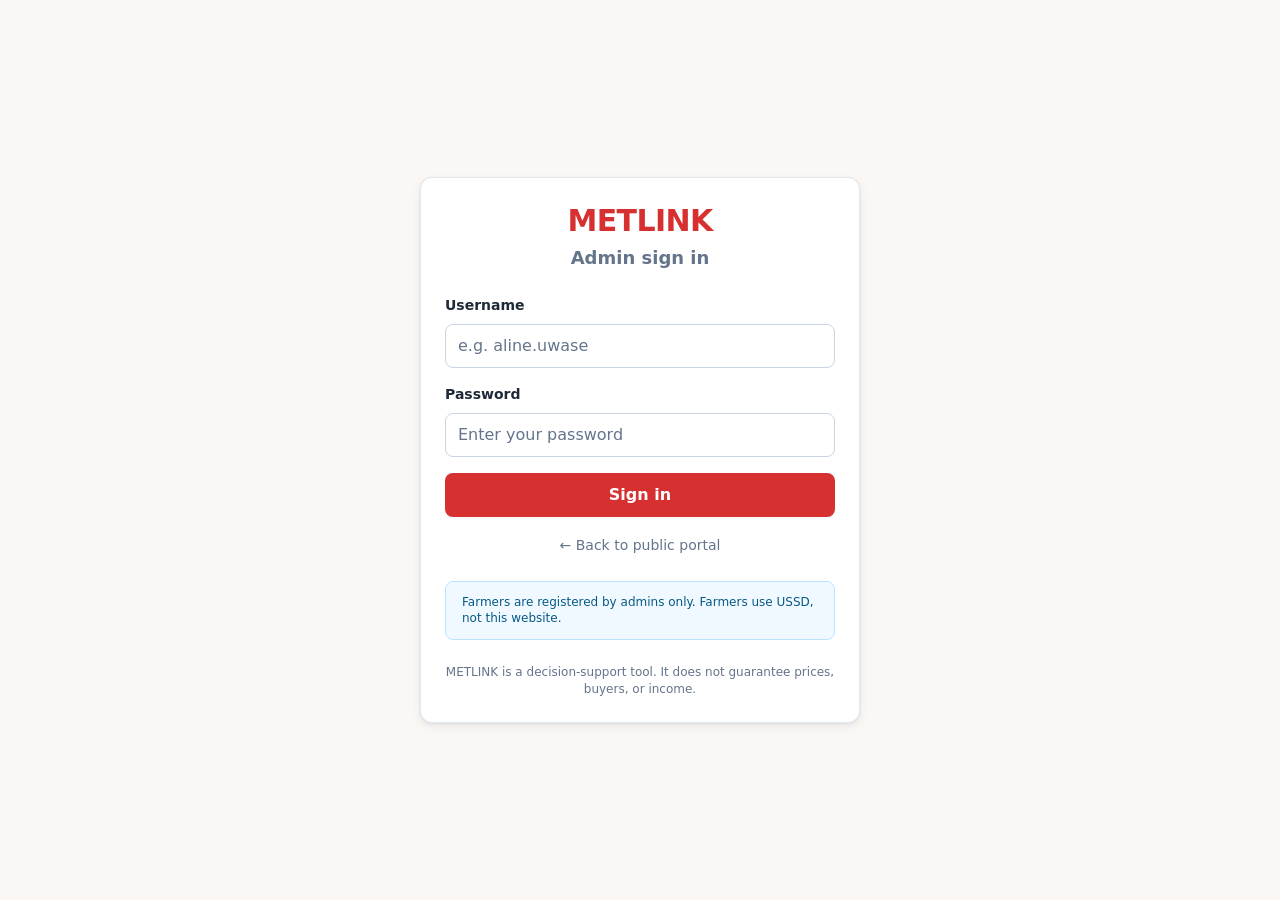
<file: frontend/logs.html>
<!DOCTYPE html>
<!--
  METLINK — Activity and System Logs
  Read-only inspection portal for Harvest Submissions, SMS Delivery Logs, and Admin Audit Trail.
-->
<html lang="en">
<head>
  <meta charset="UTF-8">
  <meta name="viewport" content="width=device-width, initial-scale=1.0">
  <title>METLINK — Logs and Activity</title>
  <script>
    try {
      if (localStorage.getItem('metlink_theme') === 'dark') {
        document.documentElement.setAttribute('data-theme', 'dark');
      }
    } catch (e) {}
  </script>
  <script src="js/sidebar.js"></script>
  <link rel="stylesheet" href="css/theme.css">
  <link rel="stylesheet" href="css/layout.css">
  <link rel="stylesheet" href="css/dark.css">
</head>
<body class="fixed-pills">
  <div class="app-shell">
    <aside class="sidebar">
      <div class="sidebar-header">
        <h2 style="color: var(--color-primary); font-size: var(--font-xl);">METLINK</h2>
      </div>
      <nav class="sidebar-nav">
        <a href="dashboard.html" class="sidebar-link">Dashboard</a>
        <a href="farmers.html" class="sidebar-link">Farmers</a>
        <a href="markets.html" class="sidebar-link">Markets</a>
        <a href="seasons.html" class="sidebar-link">Seasons</a>
        <a href="rules.html" class="sidebar-link">Rules</a>
        <a href="logs.html" class="sidebar-link active">Logs</a>
      </nav>
      <div class="sidebar-footer">
        <button id="logoutBtn" class="btn btn-secondary w-full" type="button">Sign out</button>
      </div>
    </aside>

    <div class="main-wrapper">
      <header class="topbar">
        <span style="font-weight: 600;">Admin Dashboard</span>
        <span id="adminName" class="badge badge-primary"></span>
      </header>

      <main class="main-content">
        <!-- Global Feedback Banners -->
        <div id="feedbackContainer" style="margin-bottom: var(--space-4);">
          <div id="alertSuccess" class="alert alert-success" role="status" aria-live="polite" style="display: none;">
            <span id="alertSuccessText"></span>
          </div>
          <div id="alertError" class="alert alert-error" role="alert" aria-live="assertive" style="display: none; justify-content: space-between; align-items: center;">
            <span id="alertErrorText"></span>
            <button type="button" id="dismissAlertErrorBtn" style="background: none; border: none; font-size: var(--font-lg); line-height: 1; cursor: pointer; color: inherit; padding: 0 var(--space-2);" aria-label="Dismiss error banner">&times;</button>
          </div>
        </div>

        <!-- Photographic Hero Banner -->
        <div class="admin-hero-banner">
          <div class="admin-hero-content">
            <div class="admin-hero-bar" aria-hidden="true"></div>
            <div class="admin-hero-text">
              <h2 class="admin-hero-title">System Submissions &amp; Audit Trail</h2>
              <p class="admin-hero-subtitle">Inspect farmer USSD harvests, SMS receipts, and admin changes.</p>
            </div>
          </div>
        </div>

        <!-- Page Header -->
        <div class="page-header">
          <div>
            <h1 class="page-title">Logs and Activity</h1>
            <p class="page-subtitle">Inspect farmer harvest submissions, SMS dispatch notifications, and administrator audit history.</p>
          </div>
          <button id="refreshBtn" class="btn btn-outline" type="button" aria-label="Refresh current tab data">
            &#x21bb; Refresh
          </button>
        </div>

        <!-- Accessible Tabs Navigation -->
        <div class="tab-list" role="tablist" aria-label="Activity Logs">
          <button role="tab" id="tab-submissions" class="tab-btn" aria-selected="true" aria-controls="panel-submissions" tabindex="0">
            Submissions
          </button>
          <button role="tab" id="tab-sms" class="tab-btn" aria-selected="false" aria-controls="panel-sms" tabindex="-1">
            SMS Logs
          </button>
          <button role="tab" id="tab-audit" class="tab-btn" aria-selected="false" aria-controls="panel-audit" tabindex="-1">
            Audit Logs
          </button>
        </div>

        <!-- TAB 1: Submissions Panel -->
        <section role="tabpanel" id="panel-submissions" aria-labelledby="tab-submissions">
          <!-- Filter Bar -->
          <div class="card" style="margin-bottom: var(--space-4); padding: var(--space-4);">
            <div class="flex flex-wrap items-center justify-between gap-4">
              <div style="flex: 1; min-width: 240px;">
                <input 
                  type="text" 
                  id="search-submissions" 
                  placeholder="Search by farmer, location, status, or advice..." 
                  aria-label="Search submissions"
                >
              </div>
              <div id="showing-submissions" class="text-muted" style="font-size: var(--font-sm); font-weight: 600;">
                Showing 0 of 0
              </div>
            </div>
          </div>

          <!-- Submissions Table Card -->
          <div class="card" style="padding: 0; overflow: hidden;">
            <div id="loading-submissions" class="text-center" style="padding: var(--space-8); display: none;">
              <span class="spinner" style="width: 28px; height: 28px; border-color: var(--color-primary-light); border-top-color: var(--color-primary);"></span>
              <p class="text-muted" style="margin-top: var(--space-2); margin-bottom: 0;">Loading submissions...</p>
            </div>

            <div id="empty-submissions" class="text-center" style="padding: var(--space-8); display: none;">
              <p class="text-muted" style="font-size: var(--font-md); margin-bottom: 0;">No submissions found.</p>
            </div>

            <div id="wrapper-submissions" class="table-container">
              <table class="table">
                <thead>
                  <tr>
                    <th scope="col">Submitted</th>
                    <th scope="col" data-sort="farmer_name" title="Sort column" tabindex="0" aria-sort="none">Farmer</th>
                    <th scope="col" data-sort="location" title="Sort column" tabindex="0" aria-sort="none">Location</th>
                    <th scope="col" data-sort="tomato_maturity" title="Sort column" tabindex="0" aria-sort="none">Maturity</th>
                    <th scope="col">Quantity</th>
                    <th scope="col" data-sort="has_suitable_preservation" title="Sort column" tabindex="0" aria-sort="none">Storage</th>
                    <th scope="col" data-sort="status" title="Sort column" tabindex="0" aria-sort="none">Status</th>
                    <th scope="col" data-sort="recommended_action" title="Sort column" tabindex="0" aria-sort="none">Advice Result</th>
                  </tr>
                </thead>
                <tbody id="tbody-submissions">
                  <!-- Injected via logs.js -->
                </tbody>
              </table>
            </div>

            <!-- Pagination Bar -->
            <div class="pagination-bar" id="pagination-submissions" style="display: none;">
              <span class="text-muted" style="font-size: var(--font-sm);" id="page-info-submissions">Page 1 of 1</span>
              <div style="display: flex; gap: var(--space-2);">
                <button type="button" class="btn btn-outline btn-sm" id="prev-submissions" disabled>&larr; Previous</button>
                <button type="button" class="btn btn-outline btn-sm" id="next-submissions" disabled>Next &rarr;</button>
              </div>
            </div>
          </div>
        </section>

        <!-- TAB 2: SMS Logs Panel -->
        <section role="tabpanel" id="panel-sms" aria-labelledby="tab-sms" hidden>
          <!-- Filter Bar -->
          <div class="card" style="margin-bottom: var(--space-4); padding: var(--space-4);">
            <div class="flex flex-wrap items-center justify-between gap-4">
              <div style="flex: 1; min-width: 240px;">
                <input 
                  type="text" 
                  id="search-sms" 
                  placeholder="Search by phone, farmer, message, or status..." 
                  aria-label="Search SMS logs"
                >
              </div>
              <div id="showing-sms" class="text-muted" style="font-size: var(--font-sm); font-weight: 600;">
                Showing 0 of 0
              </div>
            </div>
          </div>

          <!-- SMS Table Card -->
          <div class="card" style="padding: 0; overflow: hidden;">
            <div id="loading-sms" class="text-center" style="padding: var(--space-8); display: none;">
              <span class="spinner" style="width: 28px; height: 28px; border-color: var(--color-primary-light); border-top-color: var(--color-primary);"></span>
              <p class="text-muted" style="margin-top: var(--space-2); margin-bottom: 0;">Loading SMS logs...</p>
            </div>

            <div id="empty-sms" class="text-center" style="padding: var(--space-8); display: none;">
              <p class="text-muted" style="font-size: var(--font-md); margin-bottom: 0;">No SMS logs found.</p>
            </div>

            <div id="wrapper-sms" class="table-container">
              <table class="table">
                <thead>
                  <tr>
                    <th scope="col">Sent Time</th>
                    <th scope="col">Provider ID</th>
                    <th scope="col">Recipient</th>
                    <th scope="col">Message Content</th>
                    <th scope="col">Delivery Status</th>
                    <th scope="col">Delivered At</th>
                  </tr>
                </thead>
                <tbody id="tbody-sms">
                  <!-- Injected via logs.js -->
                </tbody>
              </table>
            </div>

            <!-- Pagination Bar -->
            <div class="pagination-bar" id="pagination-sms" style="display: none;">
              <span class="text-muted" style="font-size: var(--font-sm);" id="page-info-sms">Page 1 of 1</span>
              <div style="display: flex; gap: var(--space-2);">
                <button type="button" class="btn btn-outline btn-sm" id="prev-sms" disabled>&larr; Previous</button>
                <button type="button" class="btn btn-outline btn-sm" id="next-sms" disabled>Next &rarr;</button>
              </div>
            </div>
          </div>
        </section>

        <!-- TAB 3: Audit Logs Panel -->
        <section role="tabpanel" id="panel-audit" aria-labelledby="tab-audit" hidden>
          <!-- Filter Bar -->
          <div class="card" style="margin-bottom: var(--space-4); padding: var(--space-4);">
            <div class="flex flex-wrap items-center justify-between gap-4">
              <div style="flex: 1; min-width: 240px;">
                <input 
                  type="text" 
                  id="search-audit" 
                  placeholder="Search by admin, action, target entity, or details..." 
                  aria-label="Search audit logs"
                >
              </div>
              <div id="showing-audit" class="text-muted" style="font-size: var(--font-sm); font-weight: 600;">
                Showing 0 of 0
              </div>
            </div>
          </div>

          <!-- Audit Table Card -->
          <div class="card" style="padding: 0; overflow: hidden;">
            <div id="loading-audit" class="text-center" style="padding: var(--space-8); display: none;">
              <span class="spinner" style="width: 28px; height: 28px; border-color: var(--color-primary-light); border-top-color: var(--color-primary);"></span>
              <p class="text-muted" style="margin-top: var(--space-2); margin-bottom: 0;">Loading audit logs...</p>
            </div>

            <div id="empty-audit" class="text-center" style="padding: var(--space-8); display: none;">
              <p class="text-muted" style="font-size: var(--font-md); margin-bottom: 0;">No audit records found.</p>
            </div>

            <div id="wrapper-audit" class="table-container">
              <table class="table">
                <thead>
                  <tr>
                    <th scope="col">Timestamp</th>
                    <th scope="col">Administrator</th>
                    <th scope="col">Action</th>
                    <th scope="col">Target Entity</th>
                    <th scope="col">Record ID</th>
                    <th scope="col">Details</th>
                  </tr>
                </thead>
                <tbody id="tbody-audit">
                  <!-- Injected via logs.js -->
                </tbody>
              </table>
            </div>

            <!-- Pagination Bar -->
            <div class="pagination-bar" id="pagination-audit" style="display: none;">
              <span class="text-muted" style="font-size: var(--font-sm);" id="page-info-audit">Page 1 of 1</span>
              <div style="display: flex; gap: var(--space-2);">
                <button type="button" class="btn btn-outline btn-sm" id="prev-audit" disabled>&larr; Previous</button>
                <button type="button" class="btn btn-outline btn-sm" id="next-audit" disabled>Next &rarr;</button>
              </div>
            </div>
          </div>
        </section>

        <!-- Decision Support Disclaimer -->
        <footer style="margin-top: var(--space-8); text-align: center; font-size: var(--font-xs); color: var(--color-text-muted);">
          <p style="margin-bottom: 0;">METLINK is a decision-support tool. It does not guarantee prices, buyers, or income.</p>
        </footer>
      </main>
    </div>
  </div>

  <script src="js/api.js"></script>
  <script src="js/auth.js"></script>
  <script src="js/logs.js"></script>
</body>
</html>
</file>
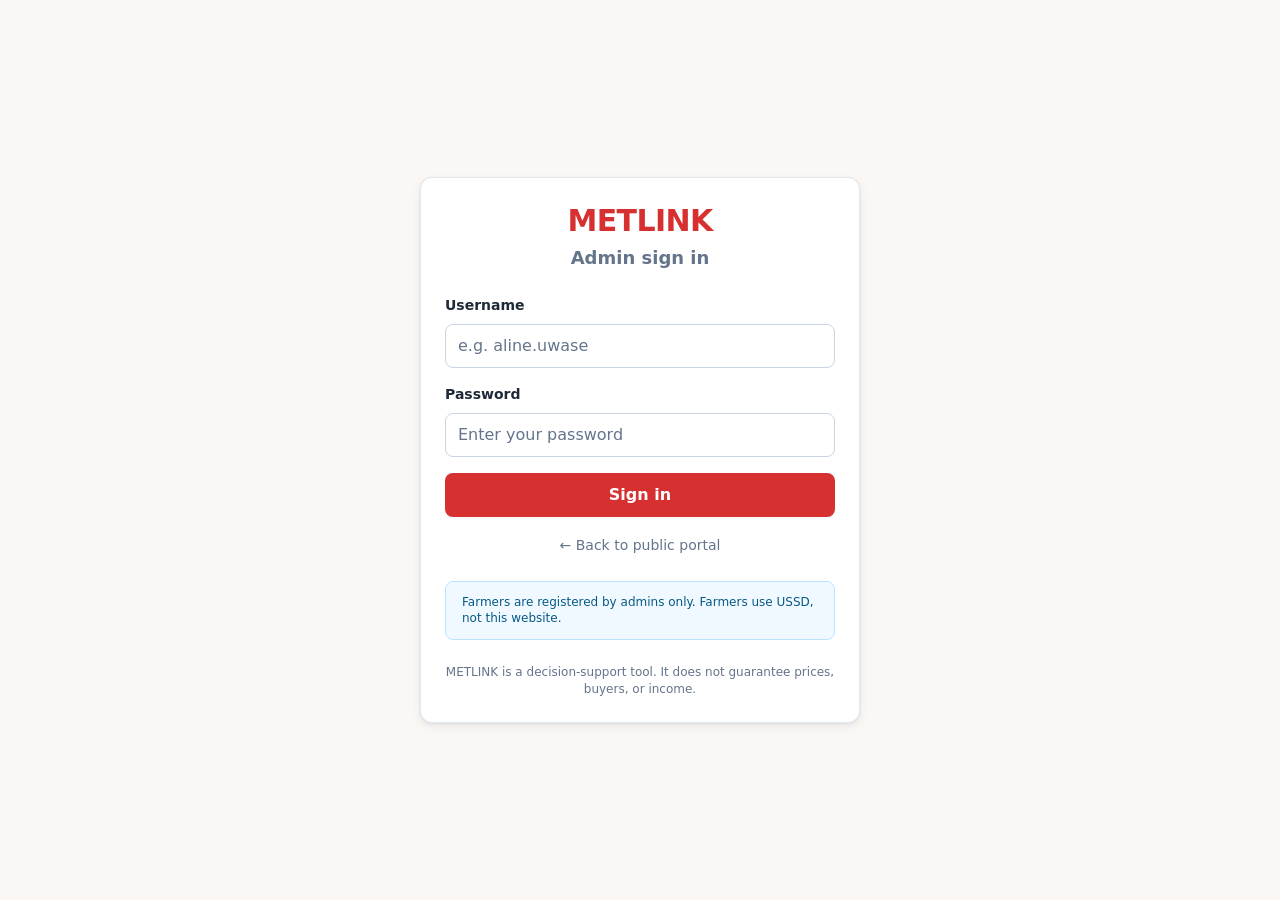
<file: frontend/markets.html>
<!DOCTYPE html>
<!--
  METLINK — Markets Management
  Admin portal for viewing, adding, editing, and managing Kigali and local tomato market prices.
-->
<html lang="en">
<head>
  <meta charset="UTF-8">
  <meta name="viewport" content="width=device-width, initial-scale=1.0">
  <title>METLINK — Markets</title>
  <script>
    try {
      if (localStorage.getItem('metlink_theme') === 'dark') {
        document.documentElement.setAttribute('data-theme', 'dark');
      }
    } catch (e) {}
  </script>
  <script src="js/sidebar.js"></script>
  <link rel="stylesheet" href="css/theme.css">
  <link rel="stylesheet" href="css/layout.css">
  <link rel="stylesheet" href="css/dark.css">
  <style>
    /* Modal Dialog Styles */
    dialog.modal-dialog {
      border: 1px solid var(--color-border);
      border-radius: var(--radius-lg);
      padding: var(--space-6);
      max-width: 480px;
      width: 90%;
      margin: auto;
      background-color: var(--color-surface);
      box-shadow: var(--shadow-lg);
    }

    dialog.modal-dialog::backdrop {
      background-color: rgba(0, 0, 0, 0.45);
      backdrop-filter: blur(2px);
    }

    .modal-header {
      margin-bottom: var(--space-4);
      padding-bottom: var(--space-2);
      border-bottom: 1px solid var(--color-border);
    }

    .modal-title {
      font-size: var(--font-lg);
      font-weight: 700;
      color: var(--color-text);
    }

    .modal-actions {
      display: flex;
      justify-content: flex-end;
      gap: var(--space-3);
      margin-top: var(--space-6);
      padding-top: var(--space-3);
      border-top: 1px solid var(--color-border);
    }

    /* Small action buttons in table */
    .btn-sm {
      min-height: 32px;
      min-width: 32px;
      padding: var(--space-1) var(--space-3);
      font-size: var(--font-xs);
    }

    .btn-outline {
      background-color: transparent;
      border: 1px solid var(--color-border);
      color: var(--color-text);
    }

    .btn-outline:hover:not(:disabled) {
      background-color: var(--color-surface-hover);
      border-color: var(--color-border-hover);
    }

    .badge-inactive {
      background-color: var(--color-border);
      color: var(--color-text-muted);
    }

    /* Table container for responsive horizontal scrolling */
    .table-container {
      width: 100%;
      max-width: 100%;
      overflow-x: auto;
      -webkit-overflow-scrolling: touch;
    }

    .table {
      min-width: 780px;
      white-space: nowrap;
    }

    .field-error {
      color: var(--color-danger);
      font-size: var(--font-xs);
      margin-top: var(--space-1);
    }

    .input-error {
      border-color: var(--color-danger) !important;
    }

    .field-hint {
      color: var(--color-text-muted);
      font-size: var(--font-xs);
      margin-top: var(--space-1);
      line-height: 1.4;
    }
  </style>
</head>
<body class="fixed-pills">
  <div class="app-shell">
    <aside class="sidebar">
      <div class="sidebar-header">
        <h2 style="color: var(--color-primary); font-size: var(--font-xl);">METLINK</h2>
      </div>
      <nav class="sidebar-nav">
        <a href="dashboard.html" class="sidebar-link">Dashboard</a>
        <a href="farmers.html" class="sidebar-link">Farmers</a>
        <a href="markets.html" class="sidebar-link active">Markets</a>
        <a href="seasons.html" class="sidebar-link">Seasons</a>
        <a href="rules.html" class="sidebar-link">Rules</a>
        <a href="logs.html" class="sidebar-link">Logs</a>
      </nav>
      <div class="sidebar-footer">
        <button id="logoutBtn" class="btn btn-secondary w-full" type="button">Sign out</button>
      </div>
    </aside>

    <div class="main-wrapper">
      <header class="topbar">
        <span style="font-weight: 600;">Admin Dashboard</span>
        <span id="adminName" class="badge badge-primary"></span>
      </header>

      <main class="main-content">
        <!-- Global Feedback Banners -->
        <div id="feedbackContainer" style="margin-bottom: var(--space-4);">
          <div id="alertSuccess" class="alert alert-success" role="status" aria-live="polite" style="display: none;">
            <span id="alertSuccessText"></span>
          </div>
          <div id="alertError" class="alert alert-error" role="alert" aria-live="assertive" style="display: none; justify-content: space-between; align-items: center;">
            <span id="alertErrorText"></span>
            <button type="button" id="dismissAlertErrorBtn" style="background: none; border: none; font-size: var(--font-lg); line-height: 1; cursor: pointer; color: inherit; padding: 0 var(--space-2);" aria-label="Dismiss error banner">&times;</button>
          </div>
        </div>

        <!-- Photographic Hero Banner -->
        <div class="admin-hero-banner">
          <div class="admin-hero-content">
            <div class="admin-hero-bar" aria-hidden="true"></div>
            <div class="admin-hero-text">
              <h2 class="admin-hero-title">Kigali &amp; Local Market Intelligence</h2>
              <p class="admin-hero-subtitle">Track wholesale tomato prices and real-time buyer demand.</p>
            </div>
          </div>
        </div>

        <!-- Page Header -->
        <div class="page-header">
          <div>
            <h1 class="page-title">Markets</h1>
            <p class="page-subtitle">Track wholesale and retail tomato prices across Kigali and Kamonyi markets.</p>
          </div>
          <button id="openAddMarketBtn" class="btn btn-primary" type="button">
            + Add Market
          </button>
        </div>

        <!-- Summary Strip -->
        <div class="grid grid-cols-3" style="margin-bottom: var(--space-6);">
          <div class="card">
            <span class="text-muted" style="font-size: var(--font-sm); font-weight: 600;">Total Markets</span>
            <div id="totalCount" style="font-size: var(--font-2xl); font-weight: 700; margin-top: var(--space-1);">0</div>
          </div>
          <div class="card">
            <span class="text-muted" style="font-size: var(--font-sm); font-weight: 600;">Active Markets</span>
            <div id="activeCount" style="font-size: var(--font-2xl); font-weight: 700; color: var(--color-secondary); margin-top: var(--space-1);">0</div>
          </div>
          <div class="card">
            <span class="text-muted" style="font-size: var(--font-sm); font-weight: 600;">Avg. Price (Active)</span>
            <div id="avgPriceCount" style="font-size: var(--font-2xl); font-weight: 700; color: var(--color-primary); margin-top: var(--space-1);">0 RWF</div>
          </div>
        </div>

        <!-- Filter Bar -->
        <div class="card" style="margin-bottom: var(--space-4); padding: var(--space-4);">
          <div class="flex flex-wrap items-center justify-between gap-4">
            <div class="flex flex-wrap items-center gap-3" style="flex: 1; min-width: 260px;">
              <div style="flex: 1; min-width: 180px;">
                <input 
                  type="text" 
                  id="searchInput" 
                  placeholder="Search by market or location..." 
                  aria-label="Search markets by name or location"
                >
              </div>
              <div style="width: 140px;">
                <select id="statusFilter" aria-label="Filter by status">
                  <option value="all">All Statuses</option>
                  <option value="active">Active</option>
                  <option value="inactive">Inactive</option>
                </select>
              </div>
              <div style="width: 150px;">
                <select id="demandFilter" aria-label="Filter by demand level">
                  <option value="all">All Demands</option>
                  <option value="HIGH">High Demand</option>
                  <option value="MEDIUM">Medium Demand</option>
                  <option value="LOW">Low Demand</option>
                </select>
              </div>
            </div>
            <div id="showingCountText" class="text-muted" style="font-size: var(--font-sm); font-weight: 600;">
              Showing 0 of 0 markets
            </div>
          </div>
        </div>

        <!-- Markets Table Card -->
        <div class="card" style="padding: 0; overflow: hidden;">
          <!-- Loading State -->
          <div id="tableLoading" class="text-center" style="padding: var(--space-8); display: none;">
            <span class="spinner" style="width: 28px; height: 28px; border-color: var(--color-primary-light); border-top-color: var(--color-primary);"></span>
            <p class="text-muted" style="margin-top: var(--space-2); margin-bottom: 0;">Loading market prices...</p>
          </div>

          <!-- Empty State -->
          <div id="tableEmpty" class="text-center" style="padding: var(--space-8); display: none;">
            <p id="emptyMessage" class="text-muted" style="font-size: var(--font-md); margin-bottom: 0;">No markets registered yet.</p>
          </div>

          <!-- Table Container -->
          <div id="tableWrapper" class="table-container">
            <table class="table" id="marketsTable">
              <thead>
                <tr>
                  <th scope="col" data-sort="market_name" title="Sort column" tabindex="0" aria-sort="none">Market</th>
                  <th scope="col" data-sort="location" title="Sort column" tabindex="0" aria-sort="none">Location</th>
                  <th scope="col" data-sort="average_price_per_kg" title="Sort column" tabindex="0" aria-sort="none">Price per kg</th>
                  <th scope="col">Demand</th>
                  <th scope="col">Source</th>
                  <th scope="col">Status</th>
                  <th scope="col">Created on</th>
                  <th scope="col" data-sort="created_by_name" title="Sort column" tabindex="0" aria-sort="none">Added by</th>
                  <th scope="col">Actions</th>
                </tr>
              </thead>
              <tbody id="marketsTableBody">
                <!-- Dynamically populated via markets.js -->
              </tbody>
            </table>
          </div>
        </div>

        <!-- Decision Support Disclaimer -->
        <footer style="margin-top: var(--space-8); text-align: center; font-size: var(--font-xs); color: var(--color-text-muted);">
          <p style="margin-bottom: 0;">METLINK is a decision-support tool. It does not guarantee prices, buyers, or income.</p>
        </footer>
      </main>
    </div>
  </div>

  <!-- Add Market Modal Dialog -->
  <dialog id="addMarketModal" class="modal-dialog">
    <div class="modal-header">
      <h2 class="modal-title">Add Market</h2>
    </div>

    <div id="addModalError" class="alert alert-error" role="alert" style="display: none; margin-bottom: var(--space-3);"></div>

    <form id="addMarketForm" novalidate>
      <div class="form-group">
        <label for="addMarketName">Market name <span style="color: var(--color-danger);">*</span></label>
        <input 
          type="text" 
          id="addMarketName" 
          name="market_name" 
          required 
          placeholder="e.g. Kimironko Market" 
          autocomplete="off"
        >
        <div id="addMarketNameError" class="field-error" style="display: none;"></div>
      </div>

      <div class="form-group">
        <label for="addLocation">Location (District / Sector) <span style="color: var(--color-danger);">*</span></label>
        <input 
          type="text" 
          id="addLocation" 
          name="location" 
          required 
          placeholder="e.g. Gasabo, Kigali" 
          autocomplete="off"
        >
        <div id="addLocationError" class="field-error" style="display: none;"></div>
      </div>

      <div class="form-group">
        <label for="addPrice">Average price per kg (RWF) <span style="color: var(--color-danger);">*</span></label>
        <input 
          type="number" 
          id="addPrice" 
          name="average_price_per_kg" 
          min="1" 
          step="1" 
          required 
          placeholder="e.g. 620" 
          autocomplete="off"
        >
        <div class="field-hint">Prices are reference estimates only, not guaranteed.</div>
        <div id="addPriceError" class="field-error" style="display: none;"></div>
      </div>

      <div class="form-group">
        <label for="addDemand">Demand level <span style="color: var(--color-danger);">*</span></label>
        <select id="addDemand" name="demand_level" required>
          <option value="HIGH">High Demand</option>
          <option value="MEDIUM" selected>Medium Demand</option>
          <option value="LOW">Low Demand</option>
        </select>
        <div id="addDemandError" class="field-error" style="display: none;"></div>
      </div>

      <div class="form-group">
        <label for="addSource">Data source <span style="color: var(--color-danger);">*</span></label>
        <input 
          type="text" 
          id="addSource" 
          name="source" 
          required 
          placeholder="e.g. Field Survey, Wholesale Desk" 
          value="Field Survey"
          autocomplete="off"
        >
        <div id="addSourceError" class="field-error" style="display: none;"></div>
      </div>

      <div class="modal-actions">
        <button type="button" id="addCancelBtn" class="btn btn-outline">Cancel</button>
        <button type="submit" id="addSubmitBtn" class="btn btn-primary">Add Market</button>
      </div>
    </form>
  </dialog>

  <!-- Edit Market Modal Dialog -->
  <dialog id="editMarketModal" class="modal-dialog">
    <div class="modal-header">
      <h2 class="modal-title">Edit Market</h2>
    </div>

    <div id="editModalError" class="alert alert-error" role="alert" style="display: none; margin-bottom: var(--space-3);"></div>

    <form id="editMarketForm" novalidate>
      <input type="hidden" id="editMarketId">

      <div class="form-group">
        <label for="editMarketName">Market name <span style="color: var(--color-danger);">*</span></label>
        <input 
          type="text" 
          id="editMarketName" 
          name="market_name" 
          required 
          autocomplete="off"
        >
        <div id="editMarketNameError" class="field-error" style="display: none;"></div>
      </div>

      <div class="form-group">
        <label for="editLocation">Location (District / Sector) <span style="color: var(--color-danger);">*</span></label>
        <input 
          type="text" 
          id="editLocation" 
          name="location" 
          required 
          autocomplete="off"
        >
        <div id="editLocationError" class="field-error" style="display: none;"></div>
      </div>

      <div class="form-group">
        <label for="editPrice">Average price per kg (RWF) <span style="color: var(--color-danger);">*</span></label>
        <input 
          type="number" 
          id="editPrice" 
          name="average_price_per_kg" 
          min="1" 
          step="1" 
          required 
          autocomplete="off"
        >
        <div class="field-hint">Prices are reference estimates only, not guaranteed.</div>
        <div id="editPriceError" class="field-error" style="display: none;"></div>
      </div>

      <div class="form-group">
        <label for="editDemand">Demand level <span style="color: var(--color-danger);">*</span></label>
        <select id="editDemand" name="demand_level" required>
          <option value="HIGH">High Demand</option>
          <option value="MEDIUM">Medium Demand</option>
          <option value="LOW">Low Demand</option>
        </select>
        <div id="editDemandError" class="field-error" style="display: none;"></div>
      </div>

      <div class="form-group">
        <label for="editSource">Data source <span style="color: var(--color-danger);">*</span></label>
        <input 
          type="text" 
          id="editSource" 
          name="source" 
          required 
          autocomplete="off"
        >
        <div id="editSourceError" class="field-error" style="display: none;"></div>
      </div>

      <div class="modal-actions">
        <button type="button" id="editCancelBtn" class="btn btn-outline">Cancel</button>
        <button type="submit" id="editSubmitBtn" class="btn btn-primary">Save Changes</button>
      </div>
    </form>
  </dialog>

  <script src="js/api.js"></script>
  <script src="js/auth.js"></script>
  <script src="js/markets.js"></script>
</body>
</html>
</file>
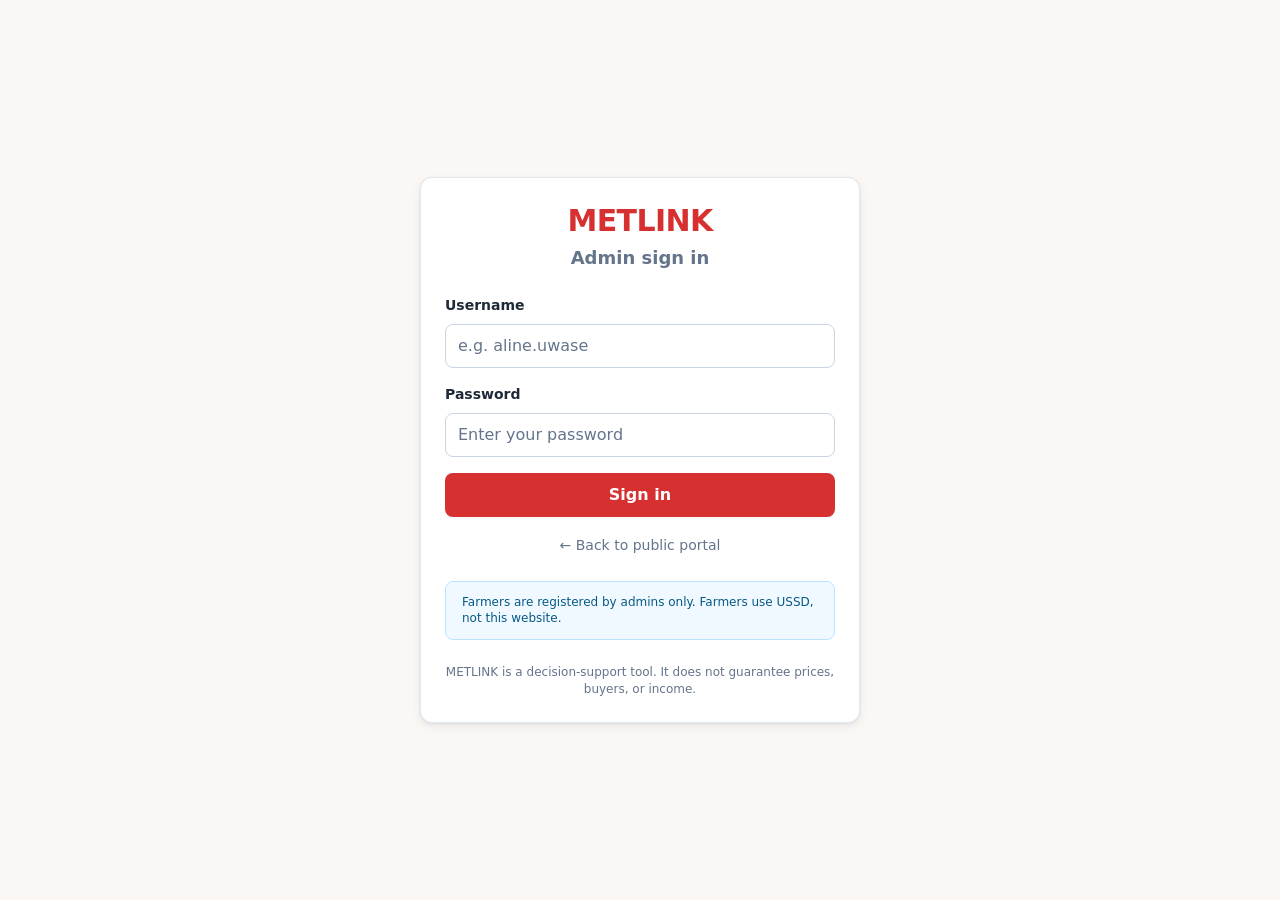
<file: frontend/rules.html>
<!DOCTYPE html>
<!--
  METLINK — Decision Rules Management
  Admin portal for creating, updating, activating/deactivating agricultural harvest advice rules.
-->
<html lang="en">
<head>
  <meta charset="UTF-8">
  <meta name="viewport" content="width=device-width, initial-scale=1.0">
  <title>METLINK — Decision Rules</title>
  <script>
    try {
      if (localStorage.getItem('metlink_theme') === 'dark') {
        document.documentElement.setAttribute('data-theme', 'dark');
      }
    } catch (e) {}
  </script>
  <script src="js/sidebar.js"></script>
  <link rel="stylesheet" href="css/theme.css">
  <link rel="stylesheet" href="css/layout.css">
  <link rel="stylesheet" href="css/dark.css">
  <style>
    /* Modal Dialog Styles */
    dialog.modal-dialog {
      border: 1px solid var(--color-border);
      border-radius: var(--radius-lg);
      padding: var(--space-6);
      max-width: 540px;
      width: 90%;
      margin: auto;
      background-color: var(--color-surface);
      box-shadow: var(--shadow-lg);
    }

    dialog.modal-dialog::backdrop {
      background-color: rgba(0, 0, 0, 0.45);
      backdrop-filter: blur(2px);
    }

    .modal-header {
      margin-bottom: var(--space-4);
      padding-bottom: var(--space-2);
      border-bottom: 1px solid var(--color-border);
    }

    .modal-title {
      font-size: var(--font-lg);
      font-weight: 700;
      color: var(--color-text);
    }

    .modal-actions {
      display: flex;
      justify-content: flex-end;
      gap: var(--space-3);
      margin-top: var(--space-6);
      padding-top: var(--space-3);
      border-top: 1px solid var(--color-border);
    }

    /* Small action buttons in table */
    .btn-sm {
      min-height: 32px;
      min-width: 32px;
      padding: var(--space-1) var(--space-3);
      font-size: var(--font-xs);
    }

    .btn-outline {
      background-color: transparent;
      border: 1px solid var(--color-border);
      color: var(--color-text);
    }

    .btn-outline:hover:not(:disabled) {
      background-color: var(--color-surface-hover);
      border-color: var(--color-border-hover);
    }

    .badge-inactive {
      background-color: var(--color-border);
      color: var(--color-text-muted);
    }

    /* Table container for responsive horizontal scrolling */
    .table-container {
      width: 100%;
      max-width: 100%;
      overflow-x: auto;
      -webkit-overflow-scrolling: touch;
    }

    .table {
      min-width: 820px;
      white-space: nowrap;
    }

    .field-error {
      color: var(--color-danger);
      font-size: var(--font-xs);
      margin-top: var(--space-1);
    }

    .input-error {
      border-color: var(--color-danger) !important;
    }

    .field-hint {
      color: var(--color-text-muted);
      font-size: var(--font-xs);
      margin-top: var(--space-1);
      line-height: 1.4;
    }

    .safety-warning {
      color: var(--color-warning-text);
      background-color: var(--color-warning-bg);
      border: 1px solid var(--color-warning-border);
      padding: var(--space-2) var(--space-3);
      border-radius: var(--radius-sm);
      font-size: var(--font-xs);
      margin-top: var(--space-2);
      line-height: 1.4;
    }

    .checkbox-label {
      display: inline-flex;
      align-items: center;
      gap: var(--space-2);
      cursor: pointer;
      font-weight: 600;
      font-size: var(--font-sm);
      user-select: none;
    }

    .checkbox-label input[type="checkbox"] {
      width: 18px;
      height: 18px;
      min-height: 18px;
      cursor: pointer;
    }

    .conditions-wrap {
      display: flex;
      flex-direction: column;
      gap: var(--space-1);
      white-space: normal;
      min-width: 240px;
    }

    .conditions-pills {
      display: flex;
      flex-wrap: wrap;
      gap: 4px;
      align-items: center;
    }

    .condition-meta {
      font-size: var(--font-xs);
      color: var(--color-text-muted);
    }

    .pill-sm {
      font-size: 11px;
      padding: 2px 6px;
      font-weight: 600;
      border-radius: var(--radius-full);
      text-transform: capitalize;
    }
  </style>
</head>
<body class="fixed-pills">
  <div class="app-shell">
    <aside class="sidebar">
      <div class="sidebar-header">
        <h2 style="color: var(--color-primary); font-size: var(--font-xl);">METLINK</h2>
      </div>
      <nav class="sidebar-nav">
        <a href="dashboard.html" class="sidebar-link">Dashboard</a>
        <a href="farmers.html" class="sidebar-link">Farmers</a>
        <a href="markets.html" class="sidebar-link">Markets</a>
        <a href="seasons.html" class="sidebar-link">Seasons</a>
        <a href="rules.html" class="sidebar-link active">Rules</a>
        <a href="logs.html" class="sidebar-link">Logs</a>
      </nav>
      <div class="sidebar-footer">
        <button id="logoutBtn" class="btn btn-secondary w-full" type="button">Sign out</button>
      </div>
    </aside>

    <div class="main-wrapper">
      <header class="topbar">
        <span style="font-weight: 600;">Admin Dashboard</span>
        <span id="adminName" class="badge badge-primary"></span>
      </header>

      <main class="main-content">
        <!-- Global Feedback Banners -->
        <div id="feedbackContainer" style="margin-bottom: var(--space-4);">
          <div id="alertSuccess" class="alert alert-success" role="status" aria-live="polite" style="display: none;">
            <span id="alertSuccessText"></span>
          </div>
          <div id="alertError" class="alert alert-error" role="alert" aria-live="assertive" style="display: none; justify-content: space-between; align-items: center;">
            <span id="alertErrorText"></span>
            <button type="button" id="dismissAlertErrorBtn" style="background: none; border: none; font-size: var(--font-lg); line-height: 1; cursor: pointer; color: inherit; padding: 0 var(--space-2);" aria-label="Dismiss error banner">&times;</button>
          </div>
        </div>

        <!-- Photographic Hero Banner -->
        <div class="admin-hero-banner">
          <div class="admin-hero-content">
            <div class="admin-hero-bar" aria-hidden="true"></div>
            <div class="admin-hero-text">
              <h2 class="admin-hero-title">Harvest Advisory Decision Rules</h2>
              <p class="admin-hero-subtitle">Manage ripeness, storage safety, and market timing logic.</p>
            </div>
          </div>
        </div>

        <!-- Page Header -->
        <div class="page-header">
          <div>
            <h1 class="page-title">Decision Rules</h1>
            <p class="page-subtitle">Rules are checked in priority order. Lowest number runs first.</p>
          </div>
          <button id="openRuleModalBtn" class="btn btn-primary" type="button">
            + Create Rule
          </button>
        </div>

        <!-- Summary Strip -->
        <div class="grid grid-cols-3" style="margin-bottom: var(--space-6);">
          <div class="card">
            <span class="text-muted" style="font-size: var(--font-sm); font-weight: 600;">Total Rules</span>
            <div id="totalCount" style="font-size: var(--font-2xl); font-weight: 700; margin-top: var(--space-1);">0</div>
          </div>
          <div class="card">
            <span class="text-muted" style="font-size: var(--font-sm); font-weight: 600;">Active Rules</span>
            <div id="activeCount" style="font-size: var(--font-2xl); font-weight: 700; color: var(--color-secondary); margin-top: var(--space-1);">0</div>
          </div>
          <div class="card">
            <span class="text-muted" style="font-size: var(--font-sm); font-weight: 600;">Inactive Rules</span>
            <div id="inactiveCount" style="font-size: var(--font-2xl); font-weight: 700; color: var(--color-text-muted); margin-top: var(--space-1);">0</div>
          </div>
        </div>

        <!-- Filter Bar -->
        <div class="card" style="margin-bottom: var(--space-4); padding: var(--space-4);">
          <div class="flex flex-wrap items-center justify-between gap-4">
            <div class="flex flex-wrap items-center gap-3" style="flex: 1; min-width: 260px;">
              <div style="flex: 1; min-width: 180px;">
                <input 
                  type="text" 
                  id="searchInput" 
                  placeholder="Search by rule name..." 
                  aria-label="Search rules by name"
                >
              </div>
              <div style="width: 140px;">
                <select id="statusFilter" aria-label="Filter by status">
                  <option value="all">All Statuses</option>
                  <option value="active">Active</option>
                  <option value="inactive">Inactive</option>
                </select>
              </div>
              <div style="width: 180px;">
                <select id="actionFilter" aria-label="Filter by advised action">
                  <option value="all">All Actions</option>
                  <option value="SELL_NOW">Sell Now</option>
                  <option value="STORE_AND_WAIT">Store and Wait</option>
                  <option value="SEEK_ALTERNATIVE_MARKET">Seek Alternative Market</option>
                </select>
              </div>
            </div>
            <div id="showingCountText" class="text-muted" style="font-size: var(--font-sm); font-weight: 600;">
              Showing 0 of 0 rules
            </div>
          </div>
        </div>

        <!-- Decision Rules Table Card -->
        <div class="card" style="padding: 0; overflow: hidden;">
          <!-- Loading State -->
          <div id="tableLoading" class="text-center" style="padding: var(--space-8); display: none;">
            <span class="spinner" style="width: 28px; height: 28px; border-color: var(--color-primary-light); border-top-color: var(--color-primary);"></span>
            <p class="text-muted" style="margin-top: var(--space-2); margin-bottom: 0;">Loading decision rules...</p>
          </div>

          <!-- Empty State -->
          <div id="tableEmpty" class="text-center" style="padding: var(--space-8); display: none;">
            <p id="emptyMessage" class="text-muted" style="font-size: var(--font-md); margin-bottom: 0;">No decision rules registered yet.</p>
          </div>

          <!-- Table Container -->
          <div id="tableWrapper" class="table-container">
            <table class="table" id="rulesTable">
              <thead>
                <tr>
                  <th scope="col" style="width: 80px;" data-sort="priority" title="Sort column" tabindex="0" aria-sort="none">Priority</th>
                  <th scope="col" data-sort="rule_name" title="Sort column" tabindex="0" aria-sort="none">Rule Name</th>
                  <th scope="col" style="min-width: 330px;">Conditions</th>
                  <th scope="col" style="min-width: 220px;">Result</th>
                  <th scope="col">Status</th>
                  <th scope="col">Actions</th>
                </tr>
              </thead>
              <tbody id="rulesTableBody">
                <!-- Dynamically populated via rules.js -->
              </tbody>
            </table>
          </div>
        </div>

        <!-- Decision Support Disclaimer -->
        <footer style="margin-top: var(--space-8); text-align: center; font-size: var(--font-xs); color: var(--color-text-muted);">
          <p style="margin-bottom: 0;">METLINK is a decision-support tool. It does not guarantee prices, buyers, or income.</p>
        </footer>
      </main>
    </div>
  </div>

  <!-- Shared Rule Modal Dialog (Create & Edit) -->
  <dialog id="ruleModal" class="modal-dialog">
    <div class="modal-header">
      <h2 class="modal-title" id="ruleModalTitle">Create Decision Rule</h2>
    </div>

    <div id="ruleModalError" class="alert alert-error" role="alert" style="display: none; margin-bottom: var(--space-3);"></div>

    <form id="ruleForm" novalidate>
      <input type="hidden" id="ruleId">

      <div class="form-group">
        <label for="ruleName">Rule name <span style="color: var(--color-danger);">*</span></label>
        <input 
          type="text" 
          id="ruleName" 
          name="rule_name" 
          required 
          placeholder="e.g. Green Storage for Price Rise" 
          autocomplete="off"
        >
        <div id="ruleNameError" class="field-error" style="display: none;"></div>
      </div>

      <div class="grid grid-cols-3" style="gap: var(--space-3); margin-bottom: var(--space-4);">
        <div class="form-group" style="margin-bottom: 0;">
          <label for="maturitySelect">Maturity <span style="color: var(--color-danger);">*</span></label>
          <select id="maturitySelect" name="maturity" required>
            <option value="GREEN">Green</option>
            <option value="TURNING">Turning</option>
            <option value="RIPE" selected>Ripe</option>
          </select>
        </div>

        <div class="form-group" style="margin-bottom: 0;">
          <label for="priceTrendSelect">Price Trend <span style="color: var(--color-danger);">*</span></label>
          <select id="priceTrendSelect" name="price_trend" required>
            <option value="RISING">Rising</option>
            <option value="STABLE" selected>Stable</option>
            <option value="FALLING">Falling</option>
          </select>
        </div>

        <div class="form-group" style="margin-bottom: 0;">
          <label for="demandLevelSelect">Demand Level <span style="color: var(--color-danger);">*</span></label>
          <select id="demandLevelSelect" name="demand_level" required>
            <option value="HIGH" selected>High</option>
            <option value="MEDIUM">Medium</option>
            <option value="LOW">Low</option>
          </select>
        </div>
      </div>

      <div class="form-group" style="margin-bottom: var(--space-4);">
        <label class="checkbox-label" for="preservationCheckbox">
          <input type="checkbox" id="preservationCheckbox" name="preservation_required">
          <span>Preservation required</span>
        </label>
        <div class="field-hint">
          Tick this only if the farmer can store tomatoes safely (cool, ventilated or processed).
        </div>
        <div id="preservationSafetyNote" class="safety-warning" style="display: none;"></div>
      </div>

      <div class="grid grid-cols-2" style="gap: var(--space-3); margin-bottom: var(--space-4);">
        <div class="form-group" style="margin-bottom: 0;">
          <label for="actionSelect">Advised Action <span style="color: var(--color-danger);">*</span></label>
          <select id="actionSelect" name="action" required>
            <option value="SELL_NOW" selected>Sell now</option>
            <option value="STORE_AND_WAIT">Store and wait</option>
            <option value="SEEK_ALTERNATIVE_MARKET">Seek alternative market</option>
          </select>
          <div id="actionError" class="field-error" style="display: none;"></div>
        </div>

        <div class="form-group" style="margin-bottom: 0;">
          <label for="waitingPeriodInput">Waiting period (days)</label>
          <input 
            type="number" 
            id="waitingPeriodInput" 
            name="waiting_period_days" 
            min="1" 
            step="1" 
            placeholder="e.g. 7" 
            disabled
          >
          <div id="waitingPeriodError" class="field-error" style="display: none;"></div>
        </div>
      </div>

      <div class="grid grid-cols-2" style="gap: var(--space-3); margin-bottom: var(--space-4);">
        <div class="form-group" style="margin-bottom: 0;">
          <label for="minQuantityInput">Min quantity (kg)</label>
          <input 
            type="number" 
            id="minQuantityInput" 
            name="min_quantity_kg" 
            min="1" 
            step="any" 
            placeholder="e.g. 200 (optional)"
          >
          <div id="minQuantityError" class="field-error" style="display: none;"></div>
        </div>

        <div class="form-group" style="margin-bottom: 0;">
          <label for="priorityInput">Priority <span style="color: var(--color-danger);">*</span></label>
          <input 
            type="number" 
            id="priorityInput" 
            name="priority" 
            min="1" 
            step="1" 
            value="1" 
            required 
            placeholder="1"
          >
          <div class="field-hint">Lowest number runs first (1 is top priority).</div>
          <div id="priorityError" class="field-error" style="display: none;"></div>
        </div>
      </div>

      <div class="modal-actions">
        <button type="button" id="modalCancelBtn" class="btn btn-outline">Cancel</button>
        <button type="submit" id="modalSubmitBtn" class="btn btn-primary">Create Rule</button>
      </div>
    </form>
  </dialog>

  <script src="js/api.js"></script>
  <script src="js/auth.js"></script>
  <script src="js/rules.js"></script>
</body>
</html>
</file>
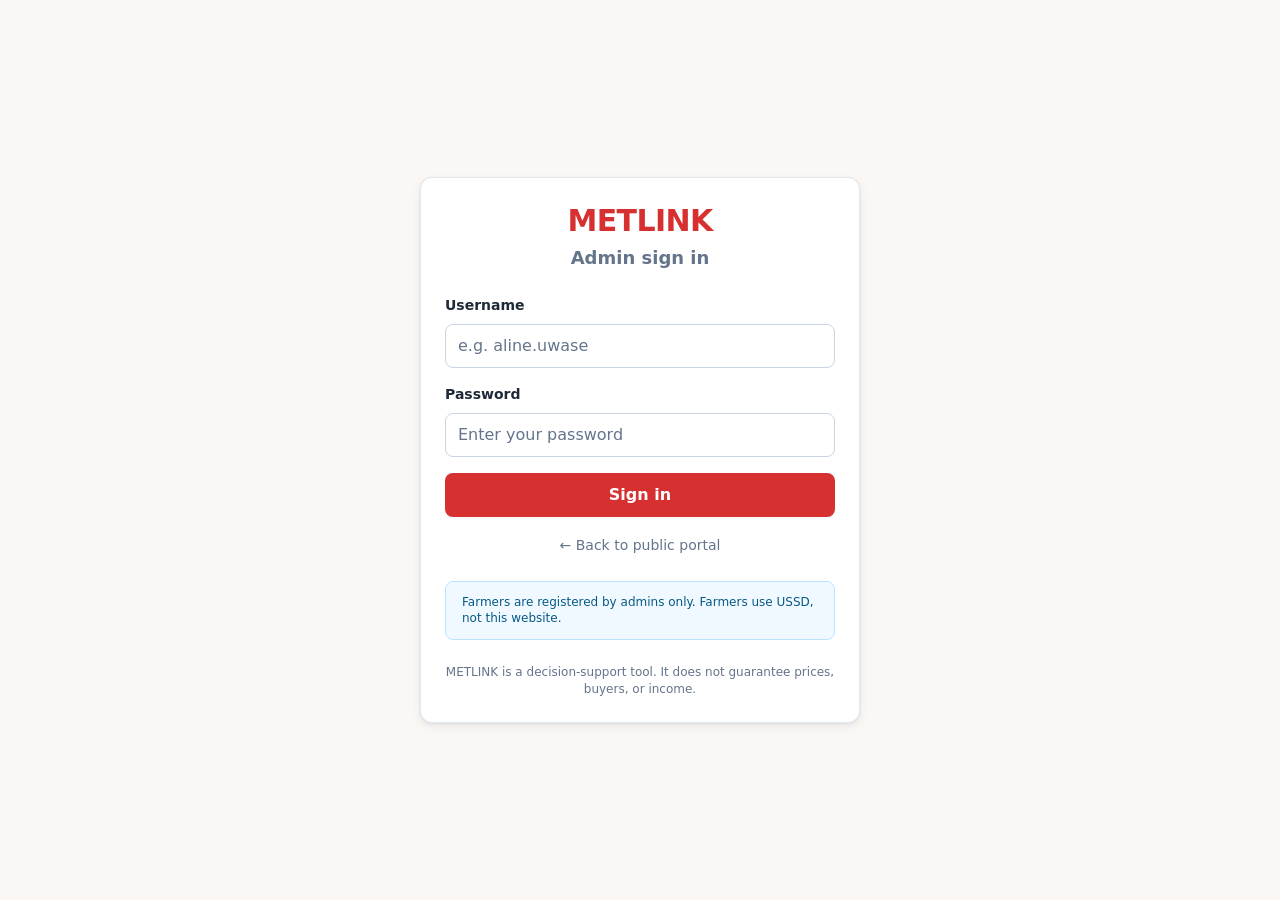
<file: frontend/seasons.html>
<!DOCTYPE html>
<!--
  METLINK — Agricultural Seasons Management
  Admin portal for viewing, adding, editing, and managing Rwandan agricultural seasons (A, B, C).
-->
<html lang="en">
<head>
  <meta charset="UTF-8">
  <meta name="viewport" content="width=device-width, initial-scale=1.0">
  <title>METLINK — Seasons</title>
  <script>
    try {
      if (localStorage.getItem('metlink_theme') === 'dark') {
        document.documentElement.setAttribute('data-theme', 'dark');
      }
    } catch (e) {}
  </script>
  <script src="js/sidebar.js"></script>
  <link rel="stylesheet" href="css/theme.css">
  <link rel="stylesheet" href="css/layout.css">
  <link rel="stylesheet" href="css/dark.css">
  <style>
    /* Modal Dialog Styles */
    dialog.modal-dialog {
      border: 1px solid var(--color-border);
      border-radius: var(--radius-lg);
      padding: var(--space-6);
      max-width: 520px;
      width: 90%;
      margin: auto;
      background-color: var(--color-surface);
      box-shadow: var(--shadow-lg);
    }

    dialog.modal-dialog::backdrop {
      background-color: rgba(0, 0, 0, 0.45);
      backdrop-filter: blur(2px);
    }

    .modal-header {
      margin-bottom: var(--space-4);
      padding-bottom: var(--space-2);
      border-bottom: 1px solid var(--color-border);
    }

    .modal-title {
      font-size: var(--font-lg);
      font-weight: 700;
      color: var(--color-text);
    }

    .modal-actions {
      display: flex;
      justify-content: flex-end;
      gap: var(--space-3);
      margin-top: var(--space-6);
      padding-top: var(--space-3);
      border-top: 1px solid var(--color-border);
    }

    /* Small action buttons in table */
    .btn-sm {
      min-height: 32px;
      min-width: 32px;
      padding: var(--space-1) var(--space-3);
      font-size: var(--font-xs);
    }

    .btn-outline {
      background-color: transparent;
      border: 1px solid var(--color-border);
      color: var(--color-text);
    }

    .btn-outline:hover:not(:disabled) {
      background-color: var(--color-surface-hover);
      border-color: var(--color-border-hover);
    }

    .badge-inactive {
      background-color: var(--color-border);
      color: var(--color-text-muted);
    }

    /* Table container for responsive horizontal scrolling */
    .table-container {
      width: 100%;
      max-width: 100%;
      overflow-x: auto;
      -webkit-overflow-scrolling: touch;
    }

    .table {
      min-width: 760px;
      white-space: nowrap;
    }

    .desc-cell {
      max-width: 260px;
      overflow: hidden;
      text-overflow: ellipsis;
      white-space: nowrap;
    }

    .field-error {
      color: var(--color-danger);
      font-size: var(--font-xs);
      margin-top: var(--space-1);
    }

    .input-error {
      border-color: var(--color-danger) !important;
    }

    .field-hint {
      color: var(--color-text-muted);
      font-size: var(--font-xs);
      margin-top: var(--space-1);
      line-height: 1.4;
    }

    .checkbox-label {
      display: inline-flex;
      align-items: center;
      gap: var(--space-2);
      cursor: pointer;
      font-weight: 600;
      font-size: var(--font-sm);
      user-select: none;
    }

    .checkbox-label input[type="checkbox"] {
      width: 18px;
      height: 18px;
      min-height: 18px;
      cursor: pointer;
    }
  </style>
</head>
<body class="fixed-pills">
  <div class="app-shell">
    <aside class="sidebar">
      <div class="sidebar-header">
        <h2 style="color: var(--color-primary); font-size: var(--font-xl);">METLINK</h2>
      </div>
      <nav class="sidebar-nav">
        <a href="dashboard.html" class="sidebar-link">Dashboard</a>
        <a href="farmers.html" class="sidebar-link">Farmers</a>
        <a href="markets.html" class="sidebar-link">Markets</a>
        <a href="seasons.html" class="sidebar-link active">Seasons</a>
        <a href="rules.html" class="sidebar-link">Rules</a>
        <a href="logs.html" class="sidebar-link">Logs</a>
      </nav>
      <div class="sidebar-footer">
        <button id="logoutBtn" class="btn btn-secondary w-full" type="button">Sign out</button>
      </div>
    </aside>

    <div class="main-wrapper">
      <header class="topbar">
        <span style="font-weight: 600;">Admin Dashboard</span>
        <span id="adminName" class="badge badge-primary"></span>
      </header>

      <main class="main-content">
        <!-- Global Feedback Banners -->
        <div id="feedbackContainer" style="margin-bottom: var(--space-4);">
          <div id="alertSuccess" class="alert alert-success" role="status" aria-live="polite" style="display: none;">
            <span id="alertSuccessText"></span>
          </div>
          <div id="alertError" class="alert alert-error" role="alert" aria-live="assertive" style="display: none; justify-content: space-between; align-items: center;">
            <span id="alertErrorText"></span>
            <button type="button" id="dismissAlertErrorBtn" style="background: none; border: none; font-size: var(--font-lg); line-height: 1; cursor: pointer; color: inherit; padding: 0 var(--space-2);" aria-label="Dismiss error banner">&times;</button>
          </div>
        </div>

        <!-- Photographic Hero Banner -->
        <div class="admin-hero-banner admin-hero-banner--green">
          <div class="admin-hero-content">
            <div class="admin-hero-bar" aria-hidden="true"></div>
            <div class="admin-hero-text">
              <h2 class="admin-hero-title">Rwandan Agricultural Seasons</h2>
              <p class="admin-hero-subtitle">Calibrate Season A, B, and C planting and harvest windows.</p>
            </div>
          </div>
        </div>

        <!-- Page Header -->
        <div class="page-header">
          <div>
            <h1 class="page-title">Seasons</h1>
            <p class="page-subtitle">Configure agricultural seasons used for harvest evaluations and decision advice.</p>
          </div>
          <button id="openAddSeasonBtn" class="btn btn-primary" type="button">
            + Add Season
          </button>
        </div>

        <!-- Summary Strip -->
        <div class="grid grid-cols-2" style="margin-bottom: var(--space-6);">
          <div class="card">
            <span class="text-muted" style="font-size: var(--font-sm); font-weight: 600;">Total Seasons</span>
            <div id="totalCount" style="font-size: var(--font-2xl); font-weight: 700; margin-top: var(--space-1);">0</div>
          </div>
          <div class="card">
            <span class="text-muted" style="font-size: var(--font-sm); font-weight: 600;">Currently Active Season</span>
            <div id="activeSeasonName" style="font-size: var(--font-2xl); font-weight: 700; color: var(--color-secondary); margin-top: var(--space-1);">None active</div>
          </div>
        </div>

        <!-- Filter Bar -->
        <div class="card" style="margin-bottom: var(--space-4); padding: var(--space-4);">
          <div class="flex flex-wrap items-center justify-between gap-4">
            <div class="flex flex-wrap items-center gap-3" style="flex: 1; min-width: 260px;">
              <div style="flex: 1; min-width: 180px;">
                <input 
                  type="text" 
                  id="searchInput" 
                  placeholder="Search by season name or description..." 
                  aria-label="Search seasons by name or description"
                >
              </div>
              <div style="width: 150px;">
                <select id="statusFilter" aria-label="Filter by status">
                  <option value="all">All Statuses</option>
                  <option value="active">Active</option>
                  <option value="inactive">Inactive</option>
                </select>
              </div>
            </div>
            <div id="showingCountText" class="text-muted" style="font-size: var(--font-sm); font-weight: 600;">
              Showing 0 of 0 seasons
            </div>
          </div>
        </div>

        <!-- Seasons Table Card -->
        <div class="card" style="padding: 0; overflow: hidden;">
          <!-- Loading State -->
          <div id="tableLoading" class="text-center" style="padding: var(--space-8); display: none;">
            <span class="spinner" style="width: 28px; height: 28px; border-color: var(--color-primary-light); border-top-color: var(--color-primary);"></span>
            <p class="text-muted" style="margin-top: var(--space-2); margin-bottom: 0;">Loading agricultural seasons...</p>
          </div>

          <!-- Empty State -->
          <div id="tableEmpty" class="text-center" style="padding: var(--space-8); display: none;">
            <p id="emptyMessage" class="text-muted" style="font-size: var(--font-md); margin-bottom: 0;">No seasons registered yet.</p>
          </div>

          <!-- Table Container -->
          <div id="tableWrapper" class="table-container">
            <table class="table" id="seasonsTable">
              <thead>
                <tr>
                  <th scope="col">Season</th>
                  <th scope="col">Start</th>
                  <th scope="col">End</th>
                  <th scope="col">Description</th>
                  <th scope="col">Status</th>
                  <th scope="col">Added by</th>
                  <th scope="col">Actions</th>
                </tr>
              </thead>
              <tbody id="seasonsTableBody">
                <!-- Dynamically populated via seasons.js -->
              </tbody>
            </table>
          </div>
        </div>

        <!-- Decision Support Disclaimer -->
        <footer style="margin-top: var(--space-8); text-align: center; font-size: var(--font-xs); color: var(--color-text-muted);">
          <p style="margin-bottom: 0;">METLINK is a decision-support tool. It does not guarantee prices, buyers, or income.</p>
        </footer>
      </main>
    </div>
  </div>

  <!-- Season Suggestions Datalist -->
  <datalist id="seasonSuggestions">
    <option value="Season A 2026"></option>
    <option value="Season B 2026"></option>
    <option value="Season C 2026"></option>
    <option value="Season A 2027"></option>
    <option value="Season B 2027"></option>
    <option value="Season C 2027"></option>
  </datalist>

  <!-- Add Season Modal Dialog -->
  <dialog id="addSeasonModal" class="modal-dialog">
    <div class="modal-header">
      <h2 class="modal-title">Add Season</h2>
    </div>

    <div id="addModalError" class="alert alert-error" role="alert" style="display: none; margin-bottom: var(--space-3);"></div>

    <form id="addSeasonForm" novalidate>
      <div class="form-group">
        <label for="addSeasonName">Season name <span style="color: var(--color-danger);">*</span></label>
        <input 
          type="text" 
          id="addSeasonName" 
          name="season_name" 
          list="seasonSuggestions"
          required 
          placeholder="e.g. Season A 2027" 
          autocomplete="off"
        >
        <div class="field-hint">
          Rwandan agricultural seasons guidance: Season A (Sep–Jan), Season B (Feb–Jun), Season C (Jul–Sep, dry season). You may also enter custom season names.
        </div>
        <div id="addSeasonNameError" class="field-error" style="display: none;"></div>
      </div>

      <div class="grid grid-cols-2" style="gap: var(--space-3); margin-bottom: var(--space-4);">
        <div class="form-group" style="margin-bottom: 0;">
          <label for="addStartDate">Start date <span style="color: var(--color-danger);">*</span></label>
          <input 
            type="date" 
            id="addStartDate" 
            name="start_date" 
            required
          >
          <div id="addStartDateError" class="field-error" style="display: none;"></div>
        </div>

        <div class="form-group" style="margin-bottom: 0;">
          <label for="addEndDate">End date <span style="color: var(--color-danger);">*</span></label>
          <input 
            type="date" 
            id="addEndDate" 
            name="end_date" 
            required
          >
          <div id="addEndDateError" class="field-error" style="display: none;"></div>
        </div>
      </div>

      <div class="form-group">
        <label for="addDescription">Description</label>
        <textarea 
          id="addDescription" 
          name="description" 
          rows="3" 
          placeholder="e.g. Short rains planting and primary tomato harvest season across Kamonyi."
        ></textarea>
        <div id="addDescriptionError" class="field-error" style="display: none;"></div>
      </div>

      <div class="form-group" style="margin-top: var(--space-2);">
        <label class="checkbox-label" for="addIsActive">
          <input type="checkbox" id="addIsActive" name="is_active">
          <span>Set as currently active season</span>
        </label>
      </div>

      <div class="modal-actions">
        <button type="button" id="addCancelBtn" class="btn btn-outline">Cancel</button>
        <button type="submit" id="addSubmitBtn" class="btn btn-primary">Add Season</button>
      </div>
    </form>
  </dialog>

  <!-- Edit Season Modal Dialog -->
  <dialog id="editSeasonModal" class="modal-dialog">
    <div class="modal-header">
      <h2 class="modal-title">Edit Season</h2>
    </div>

    <div id="editModalError" class="alert alert-error" role="alert" style="display: none; margin-bottom: var(--space-3);"></div>

    <form id="editSeasonForm" novalidate>
      <input type="hidden" id="editSeasonId">

      <div class="form-group">
        <label for="editSeasonName">Season name <span style="color: var(--color-danger);">*</span></label>
        <input 
          type="text" 
          id="editSeasonName" 
          name="season_name" 
          list="seasonSuggestions"
          required 
          autocomplete="off"
        >
        <div class="field-hint">
          Rwandan agricultural seasons guidance: Season A (Sep–Jan), Season B (Feb–Jun), Season C (Jul–Sep, dry season). You may also enter custom season names.
        </div>
        <div id="editSeasonNameError" class="field-error" style="display: none;"></div>
      </div>

      <div class="grid grid-cols-2" style="gap: var(--space-3); margin-bottom: var(--space-4);">
        <div class="form-group" style="margin-bottom: 0;">
          <label for="editStartDate">Start date <span style="color: var(--color-danger);">*</span></label>
          <input 
            type="date" 
            id="editStartDate" 
            name="start_date" 
            required
          >
          <div id="editStartDateError" class="field-error" style="display: none;"></div>
        </div>

        <div class="form-group" style="margin-bottom: 0;">
          <label for="editEndDate">End date <span style="color: var(--color-danger);">*</span></label>
          <input 
            type="date" 
            id="editEndDate" 
            name="end_date" 
            required
          >
          <div id="editEndDateError" class="field-error" style="display: none;"></div>
        </div>
      </div>

      <div class="form-group">
        <label for="editDescription">Description</label>
        <textarea 
          id="editDescription" 
          name="description" 
          rows="3"
        ></textarea>
        <div id="editDescriptionError" class="field-error" style="display: none;"></div>
      </div>

      <div class="form-group" style="margin-top: var(--space-2);">
        <label class="checkbox-label" for="editIsActive">
          <input type="checkbox" id="editIsActive" name="is_active">
          <span>Set as currently active season</span>
        </label>
      </div>

      <div class="modal-actions">
        <button type="button" id="editCancelBtn" class="btn btn-outline">Cancel</button>
        <button type="submit" id="editSubmitBtn" class="btn btn-primary">Save Changes</button>
      </div>
    </form>
  </dialog>

  <script src="js/api.js"></script>
  <script src="js/auth.js"></script>
  <script src="js/seasons.js"></script>
</body>
</html>
</file>
<file: frontend/css/theme.css>
/**
 * METLINK Theme Stylesheet
 * Brand colors, design tokens, typography, and reusable UI components.
 */

:root {
  /* Color Palette */
  /* Primary: Tomato Red */
  --color-primary: #d63031;
  --color-primary-hover: #b71c1c;
  --color-primary-light: #fdecea;
  --color-primary-dark: #8e1818;

  /* Secondary & Success: Leaf Green */
  --color-secondary: #27ae60;
  --color-secondary-hover: #1e824c;
  --color-success: #2e7d32;
  --color-success-bg: #e8f5e9;
  --color-success-text: #1b5e20;

  /* Neutral Surface & Background */
  --color-bg: #faf7f5;
  --color-surface: #ffffff;
  --color-surface-hover: #f5f2ee;
  --color-surface-alt: #f1ede8;

  /* Typography & Neutral Text */
  --color-text: #1f2937;
  --color-text-muted: #64748b;
  --color-text-inverse: #ffffff;

  /* Semantic Outline Badge & Pill Colors */
  --color-pill-green: #2e7d32;
  --color-pill-slate: #475569;
  --color-pill-red: #c0392b;
  --color-pill-amber: #b45309;
  --color-pill-blue: #0284c7;

  /* Borders & Dividers */
  --color-border: #e2e8f0;
  --color-border-hover: #cbd5e1;
  --color-border-strong: #94a3b8;

  /* Feedback Colors */
  --color-danger: #c0392b;
  --color-danger-hover: #a93226;
  --color-danger-bg: #fdf2f2;
  --color-danger-text: #991b1b;
  --color-danger-border: #f8b4b4;

  --color-warning: #d97706;
  --color-warning-hover: #b45309;
  --color-warning-bg: #fffbeb;
  --color-warning-text: #92400e;
  --color-warning-border: #fde68a;

  --color-info: #0284c7;
  --color-info-hover: #0369a1;
  --color-info-bg: #f0f9ff;
  --color-info-text: #075985;
  --color-info-border: #bae6fd;

  /* Typography */
  --font-family: system-ui, -apple-system, BlinkMacSystemFont, "Segoe UI", Roboto, "Helvetica Neue", Arial, sans-serif;
  --font-xs: 0.75rem;     /* 12px */
  --font-sm: 0.875rem;    /* 14px */
  --font-base: 1rem;       /* 16px */
  --font-md: 1.125rem;    /* 18px */
  --font-lg: 1.25rem;     /* 20px */
  --font-xl: 1.5rem;      /* 24px */
  --font-2xl: 1.875rem;   /* 30px */

  /* Spacing Scale */
  --space-1: 0.25rem;     /* 4px */
  --space-2: 0.5rem;      /* 8px */
  --space-3: 0.75rem;     /* 12px */
  --space-4: 1rem;        /* 16px */
  --space-5: 1.25rem;     /* 20px */
  --space-6: 1.5rem;      /* 24px */
  --space-8: 2rem;        /* 32px */
  --space-10: 2.5rem;     /* 40px */
  --space-12: 3rem;       /* 48px */

  /* Border Radii */
  --radius-sm: 4px;
  --radius-md: 8px;
  --radius-lg: 12px;
  --radius-full: 9999px;

  /* Box Shadows */
  --shadow-sm: 0 1px 2px 0 rgba(0, 0, 0, 0.05);
  --shadow-md: 0 4px 6px -1px rgba(0, 0, 0, 0.1), 0 2px 4px -2px rgba(0, 0, 0, 0.1);
  --shadow-lg: 0 10px 15px -3px rgba(0, 0, 0, 0.1), 0 4px 6px -4px rgba(0, 0, 0, 0.1);
}

/* Base Reset */
*,
*::before,
*::after {
  box-sizing: border-box;
  margin: 0;
  padding: 0;
}

html, body {
  width: 100%;
  overflow-x: hidden;
}

body {
  font-family: var(--font-family);
  font-size: var(--font-base);
  line-height: 1.5;
  color: var(--color-text);
  background-color: var(--color-bg);
  -webkit-font-smoothing: antialiased;
  -moz-osx-font-smoothing: grayscale;
}

h1, h2, h3, h4, h5, h6 {
  color: var(--color-text);
  font-weight: 700;
  line-height: 1.25;
}

h1 { font-size: var(--font-2xl); }
h2 { font-size: var(--font-xl); }
h3 { font-size: var(--font-lg); }
h4 { font-size: var(--font-md); }

p {
  margin-bottom: var(--space-3);
}

a {
  color: var(--color-primary);
  text-decoration: none;
  transition: color 0.15s ease;
}

a:hover {
  text-decoration: underline;
  color: var(--color-primary-hover);
}

/* Accessible Focus Outlines */
:focus-visible {
  outline: 2px solid var(--color-primary);
  outline-offset: 2px;
}

/* Buttons (Minimum 44px touch targets on mobile) */
.btn {
  display: inline-flex;
  align-items: center;
  justify-content: center;
  min-height: 44px;
  min-width: 44px;
  padding: var(--space-2) var(--space-4);
  font-family: inherit;
  font-size: var(--font-base);
  font-weight: 600;
  border-radius: var(--radius-md);
  border: 1px solid transparent;
  cursor: pointer;
  text-decoration: none;
  transition: background-color 0.15s ease, border-color 0.15s ease, box-shadow 0.15s ease, opacity 0.15s ease;
  user-select: none;
  white-space: nowrap;
}

.btn:hover {
  text-decoration: none;
}

.btn-primary {
  background-color: var(--color-primary);
  color: var(--color-text-inverse);
  box-shadow: var(--shadow-sm);
}

.btn-primary:hover:not(:disabled) {
  background-color: var(--color-primary-hover);
  color: var(--color-text-inverse);
}

.btn-secondary {
  background-color: var(--color-secondary);
  color: var(--color-text-inverse);
}

.btn-secondary:hover:not(:disabled) {
  background-color: var(--color-secondary-hover);
  color: var(--color-text-inverse);
}

.btn-danger {
  background-color: var(--color-danger);
  color: var(--color-text-inverse);
}

.btn-danger:hover:not(:disabled) {
  background-color: var(--color-danger-hover);
  color: var(--color-text-inverse);
}

.btn-outline {
  background-color: transparent;
  border: 1px solid var(--color-border);
  color: var(--color-text);
}

.btn-outline:hover:not(:disabled) {
  background-color: var(--color-surface-hover);
  border-color: var(--color-border-hover);
  color: var(--color-primary);
}

.btn-sm {
  min-height: 32px;
  min-width: 32px;
  padding: var(--space-1) var(--space-3);
  font-size: var(--font-xs);
  border-radius: var(--radius-sm);
}

.btn:disabled,
.btn[disabled] {
  opacity: 0.6;
  cursor: not-allowed;
  pointer-events: none;
  box-shadow: none;
}

/* Form Controls & Groups */
.form-group {
  display: flex;
  flex-direction: column;
  gap: var(--space-2);
  margin-bottom: var(--space-4);
  text-align: left;
}

label {
  display: block;
  font-size: var(--font-sm);
  font-weight: 600;
  color: var(--color-text);
}

input[type="text"],
input[type="password"],
input[type="email"],
input[type="number"],
input[type="tel"],
select,
textarea {
  min-height: 44px;
  width: 100%;
  padding: var(--space-2) var(--space-3);
  font-family: inherit;
  font-size: var(--font-base);
  color: var(--color-text);
  background-color: var(--color-surface);
  border: 1px solid #cbd5e1;
  border-radius: var(--radius-md);
  transition: border-color 0.15s ease, box-shadow 0.15s ease;
}

input[type="text"]:hover,
input[type="password"]:hover,
input[type="email"]:hover,
input[type="number"]:hover,
input[type="tel"]:hover,
select:hover,
textarea:hover {
  border-color: #94a3b8;
}

input[type="text"]:focus,
input[type="text"]:focus-visible,
input[type="password"]:focus,
input[type="password"]:focus-visible,
input[type="email"]:focus,
input[type="email"]:focus-visible,
input[type="number"]:focus,
input[type="number"]:focus-visible,
input[type="tel"]:focus,
input[type="tel"]:focus-visible,
select:focus,
select:focus-visible,
textarea:focus,
textarea:focus-visible {
  outline: none;
  border-color: var(--color-secondary);
  box-shadow: 0 0 0 3px rgba(39, 174, 96, 0.18);
}

input::placeholder,
textarea::placeholder {
  color: var(--color-text-muted);
}

/* Filter Bar Selects and Search Inputs */
#statusFilter,
#demandFilter,
#actionFilter,
.card select:not(dialog select),
#searchInput,
#search-submissions,
#search-sms,
#search-audit,
.card input[type="text"]:not(dialog input) {
  border: 1.5px solid #cbd5e1;
  background-color: #ffffff;
  min-height: 44px;
  height: 44px;
  border-radius: var(--radius-md);
  padding: var(--space-2) var(--space-3);
  box-sizing: border-box;
  transition: border-color 0.15s ease, box-shadow 0.15s ease;
}

#statusFilter:hover,
#demandFilter:hover,
#actionFilter:hover,
.card select:not(dialog select):hover,
#searchInput:hover,
#search-submissions:hover,
#search-sms:hover,
#search-audit:hover,
.card input[type="text"]:not(dialog input):hover {
  border-color: #94a3b8;
}

#statusFilter:focus,
#statusFilter:focus-visible,
#demandFilter:focus,
#demandFilter:focus-visible,
#actionFilter:focus,
#actionFilter:focus-visible,
.card select:not(dialog select):focus,
.card select:not(dialog select):focus-visible,
#searchInput:focus,
#searchInput:focus-visible,
#search-submissions:focus,
#search-submissions:focus-visible,
#search-sms:focus,
#search-sms:focus-visible,
#search-audit:focus,
#search-audit:focus-visible,
.card input[type="text"]:not(dialog input):focus,
.card input[type="text"]:not(dialog input):focus-visible {
  outline: none;
  border-color: var(--color-secondary);
  box-shadow: 0 0 0 3px rgba(39, 174, 96, 0.18);
}

/* Card Component & KPI Tiles */
.card {
  background-color: var(--color-surface);
  border: 1px solid var(--color-border);
  border-radius: var(--radius-lg);
  box-shadow: 0 4px 12px rgba(15, 23, 42, 0.06), 0 1px 3px rgba(15, 23, 42, 0.08);
  padding: var(--space-6);
  transition: box-shadow 0.15s ease, border-color 0.15s ease;
}

/* KPI Cards & Summary Strip Cards: Resting Transition & Hover Lift */
@media (prefers-reduced-motion: no-preference) {
  .grid > .card,
  .kpi-card,
  .stat-card,
  .summary-card,
  body:not(.fixed-pills):not(.auth-page) .main-content > .card {
    transition: transform 0.18s ease, box-shadow 0.18s ease;
  }

  .grid > .card:hover,
  .kpi-card:hover,
  .stat-card:hover,
  .summary-card:hover,
  body:not(.fixed-pills):not(.auth-page) .main-content > .card:hover {
    transform: translateY(-2px);
    box-shadow: 0 8px 20px rgba(15, 23, 42, 0.10);
  }
}

/* Explicitly disable hover lift on generic cards, login card, table wrappers, and modals */
.card.auth-card,
dialog.modal-dialog,
.card[style*="overflow: hidden"],
.card[style*="overflow:hidden"] {
  transform: none !important;
}

/* Alert Components */
.alert {
  padding: var(--space-3) var(--space-4);
  border-radius: var(--radius-md);
  font-size: var(--font-sm);
  margin-bottom: var(--space-4);
  border: 1px solid transparent;
  display: flex;
  align-items: flex-start;
  gap: var(--space-2);
  line-height: 1.4;
}

.alert-error {
  background-color: var(--color-danger-bg);
  color: var(--color-danger-text);
  border-color: var(--color-danger-border);
}

.alert-success {
  background-color: var(--color-success-bg);
  color: var(--color-success-text);
  border-color: #a7f3d0;
}

.alert-warning {
  background-color: var(--color-warning-bg);
  color: var(--color-warning-text);
  border-color: var(--color-warning-border);
}

.alert-info {
  background-color: var(--color-info-bg);
  color: var(--color-info-text);
  border-color: var(--color-info-border);
}

/* Badge & Status Pill Components (Global Outline Style) */
.badge {
  display: inline-flex;
  align-items: center;
  justify-content: center;
  padding: 0 8px;
  min-height: 28px;
  height: 28px;
  font-size: 12px;
  font-weight: 600;
  border-radius: 9999px;
  line-height: 1;
  white-space: nowrap;
  box-sizing: border-box;
  background-color: transparent !important;
  border: 1px solid currentColor;
}

/* Color Map: Semantic Outline Colors */
.badge-success,
.badge-green {
  color: var(--color-pill-green);
  border-color: currentColor;
  background-color: transparent !important;
}

.badge-warning,
.badge-amber {
  color: var(--color-pill-amber);
  border-color: currentColor;
  background-color: transparent !important;
}

.badge-danger,
.badge-red {
  color: var(--color-pill-red);
  border-color: currentColor;
  background-color: transparent !important;
}

.badge-info,
.badge-blue {
  color: var(--color-pill-blue);
  border-color: currentColor;
  background-color: transparent !important;
}

.badge-primary,
.badge-secondary,
.badge-inactive,
.badge-slate,
.badge-neutral {
  color: var(--color-pill-slate);
  border-color: currentColor;
  background-color: transparent !important;
}

/* Shared Pill Width Classes (all share 28px height) */
.pill-w-sm {
  width: 72px;
  min-width: 72px;
  max-width: 72px;
  height: 28px;
  min-height: 28px;
  box-sizing: border-box;
}

.pill-w-md {
  width: 92px;
  min-width: 92px;
  max-width: 92px;
  height: 28px;
  min-height: 28px;
  box-sizing: border-box;
}

.pill-w-lg {
  width: 120px;
  min-width: 120px;
  max-width: 120px;
  height: 28px;
  min-height: 28px;
  box-sizing: border-box;
}

.pill-w-xl {
  width: 200px;
  min-width: 200px;
  max-width: 200px;
  height: 28px;
  min-height: 28px;
  box-sizing: border-box;
}

/* Global Equal Dimensions for Status Badges, Demand, Lang & Buttons */
.badge-status,
td .badge-success:not([class*="pill-w-"]):not(.badge-demand):not(.badge-lang),
td .badge-inactive:not([class*="pill-w-"]):not(.badge-demand):not(.badge-lang) {
  display: inline-flex;
  align-items: center;
  justify-content: center;
  text-align: center;
  white-space: nowrap;
  box-sizing: border-box;
  width: 92px;
  min-width: 92px;
  max-width: 92px;
  height: 28px;
  min-height: 28px;
  padding: 0 var(--space-2);
}

.badge-lang,
td .badge-primary:not([class*="pill-w-"]):not(.badge-status):not(.badge-demand) {
  display: inline-flex;
  align-items: center;
  justify-content: center;
  text-align: center;
  white-space: nowrap;
  box-sizing: border-box;
  width: 48px;
  min-width: 48px;
  max-width: 48px;
  height: 28px;
  min-height: 28px;
  padding: 0 var(--space-2);
}

.badge-demand,
td .badge-demand-high,
td .badge-demand-medium,
td .badge-demand-low {
  display: inline-flex;
  align-items: center;
  justify-content: center;
  text-align: center;
  white-space: nowrap;
  box-sizing: border-box;
  width: 84px;
  min-width: 84px;
  max-width: 84px;
  height: 28px;
  min-height: 28px;
  padding: 0 var(--space-2);
}

.btn-action-toggle {
  display: inline-flex;
  align-items: center;
  justify-content: center;
  text-align: center;
  white-space: nowrap;
  box-sizing: border-box;
  width: 108px;
  min-width: 108px;
  max-width: 108px;
  height: 32px;
  min-height: 32px;
  padding: var(--space-1) var(--space-3);
}

.btn-action-edit {
  display: inline-flex;
  align-items: center;
  justify-content: center;
  vertical-align: middle;
  align-self: center;
  box-sizing: border-box;
  height: 32px;
  min-height: 32px;
}

@media (max-width: 768px) {
  .btn-action-toggle {
    height: 44px;
    min-height: 44px;
  }
  .btn-action-edit {
    height: 44px;
    min-height: 44px;
  }
}

.pill-sm {
  font-size: 11px;
  padding: 0 6px;
  height: 28px;
  min-height: 28px;
  font-weight: 600;
  border-radius: var(--radius-full);
  text-transform: capitalize;
  box-sizing: border-box;
}

/* Modal Dialog Styles */
dialog.modal-dialog {
  border: 1px solid var(--color-border);
  border-radius: var(--radius-lg);
  padding: var(--space-6);
  max-width: 520px;
  width: calc(100% - var(--space-6));
  margin: auto;
  background-color: var(--color-surface);
  box-shadow: var(--shadow-lg);
}

dialog.modal-dialog::backdrop {
  background-color: rgba(15, 23, 42, 0.5);
  backdrop-filter: blur(2px);
  -webkit-backdrop-filter: blur(2px);
}

.modal-header {
  margin-bottom: var(--space-4);
  padding-bottom: var(--space-3);
  border-bottom: 1px solid var(--color-border);
}

.modal-title {
  font-size: var(--font-lg);
  font-weight: 700;
  color: var(--color-text);
}

.modal-actions {
  display: flex;
  justify-content: flex-end;
  gap: var(--space-3);
  margin-top: var(--space-6);
  padding-top: var(--space-4);
  border-top: 1px solid var(--color-border);
}

/* Inline Field Errors & Hints */
.field-error {
  color: var(--color-danger);
  font-size: var(--font-xs);
  margin-top: var(--space-1);
}

.input-error {
  border-color: var(--color-danger) !important;
  box-shadow: 0 0 0 3px rgba(192, 57, 43, 0.2) !important;
}

.field-hint {
  color: var(--color-text-muted);
  font-size: var(--font-xs);
  margin-top: var(--space-1);
  line-height: 1.4;
}

.checkbox-label {
  display: inline-flex;
  align-items: center;
  gap: var(--space-2);
  cursor: pointer;
  font-weight: 600;
  font-size: var(--font-sm);
  user-select: none;
}

.checkbox-label input[type="checkbox"] {
  width: 18px;
  height: 18px;
  min-height: 18px;
  cursor: pointer;
  accent-color: var(--color-primary);
}

.safety-warning {
  color: var(--color-warning-text);
  background-color: var(--color-warning-bg);
  border: 1px solid var(--color-warning-border);
  padding: var(--space-2) var(--space-3);
  border-radius: var(--radius-sm);
  font-size: var(--font-xs);
  margin-top: var(--space-2);
  line-height: 1.4;
}

/* Table Component */
.table-container {
  width: 100%;
  max-width: 100%;
  overflow-x: auto;
  -webkit-overflow-scrolling: touch;
}

.table {
  width: 100%;
  border-collapse: collapse;
  text-align: left;
  font-size: var(--font-sm);
}

.table th,
.table td {
  padding: var(--space-3) var(--space-4);
  border-bottom: 1px solid var(--color-border);
  vertical-align: middle;
}

.table thead th,
.table th {
  background-color: #f5f0eb;
  color: #0f172a;
  font-weight: 700;
  font-size: 0.75rem;
  text-transform: uppercase;
  letter-spacing: 0.04em;
  border-bottom: 2px solid #cbd5e1;
  position: sticky;
  top: 0;
  z-index: 2;
  box-shadow: inset 0 -2px 0 #cbd5e1;
}

.table tbody tr {
  transition: background-color 0.15s ease;
}

.table tbody tr:nth-child(even),
.table tbody tr:nth-child(even) td {
  background-color: #f8fafc;
}

.table tbody tr:hover,
.table tbody tr:hover td,
.table tbody tr:hover:nth-child(even),
.table tbody tr:hover:nth-child(even) td {
  background-color: #f1f5f9;
}

/* Table Cell Helpers */
.desc-cell {
  max-width: 260px;
  overflow: hidden;
  text-overflow: ellipsis;
  white-space: nowrap;
}

.conditions-wrap {
  display: flex;
  flex-direction: column;
  gap: var(--space-1);
  white-space: normal;
  min-width: 220px;
}

.conditions-pills {
  display: flex;
  flex-wrap: wrap;
  gap: 4px;
  align-items: center;
}

.condition-meta {
  font-size: var(--font-xs);
  color: var(--color-text-muted);
}

/* Accessible Tabs Navigation */
.tab-list {
  display: flex;
  gap: var(--space-2);
  border-bottom: 2px solid var(--color-border);
  margin-bottom: var(--space-6);
  overflow-x: auto;
  -webkit-overflow-scrolling: touch;
}

.tab-btn {
  background: transparent;
  border: none;
  padding: var(--space-3) var(--space-4);
  font-family: inherit;
  font-size: var(--font-base);
  font-weight: 600;
  color: var(--color-text-muted);
  cursor: pointer;
  border-bottom: 3px solid transparent;
  margin-bottom: -2px;
  border-radius: var(--radius-sm) var(--radius-sm) 0 0;
  transition: color 0.15s ease, border-color 0.15s ease, background-color 0.15s ease;
  min-height: 44px;
  white-space: nowrap;
}

.tab-btn:hover {
  color: var(--color-text);
  background-color: var(--color-surface-hover);
}

.tab-btn[aria-selected="true"] {
  color: var(--color-primary);
  border-bottom-color: var(--color-primary);
  background-color: transparent;
}

/* Pagination Bar */
.pagination-bar {
  display: flex;
  align-items: center;
  justify-content: space-between;
  padding: var(--space-4) var(--space-6);
  border-top: 1px solid var(--color-border);
  background-color: var(--color-surface);
  flex-wrap: wrap;
  gap: var(--space-3);
}

/* Spinner Component */
.spinner {
  display: inline-block;
  width: 18px;
  height: 18px;
  border: 2px solid rgba(255, 255, 255, 0.4);
  border-top-color: currentColor;
  border-radius: 50%;
  animation: metlink-spin 0.75s linear infinite;
  vertical-align: middle;
}

@keyframes metlink-spin {
  to {
    transform: rotate(360deg);
  }
}

/* Reduced Motion Preference */
@media (prefers-reduced-motion: reduce) {
  *,
  *::before,
  *::after {
    animation-duration: 0.01ms !important;
    animation-iteration-count: 1 !important;
    transition-duration: 0.01ms !important;
    scroll-behavior: auto !important;
  }
}

/* ==========================================================================
   Fixed Equal Sizes, Column Sorting & Search Highlight (Scoped to .fixed-pills)
   Applies only to farmers.html, markets.html, and seasons.html
   ========================================================================== */

/* 1. Status Badges (ACTIVE & INACTIVE): identical width and height (92px by 28px) */
.fixed-pills .badge-status,
.fixed-pills td .badge-success:not(.badge-demand),
.fixed-pills td .badge-inactive {
  display: inline-flex;
  align-items: center;
  justify-content: center;
  text-align: center;
  white-space: nowrap;
  box-sizing: border-box;
  width: 92px;
  min-width: 92px;
  height: 28px;
  min-height: 28px;
  padding: 0 var(--space-2);
}

/* 2. Language Badges (RW & EN): identical width and height (48px by 28px) */
.fixed-pills .badge-lang,
.fixed-pills td .badge-primary {
  display: inline-flex;
  align-items: center;
  justify-content: center;
  text-align: center;
  white-space: nowrap;
  box-sizing: border-box;
  width: 48px;
  min-width: 48px;
  height: 28px;
  min-height: 28px;
  padding: 0 var(--space-2);
}

/* 3. Demand Badges (HIGH, MEDIUM, LOW): identical width and height (84px by 28px) */
.fixed-pills .badge-demand,
.fixed-pills td .badge-demand-high,
.fixed-pills td .badge-demand-medium,
.fixed-pills td .badge-demand-low {
  display: inline-flex;
  align-items: center;
  justify-content: center;
  text-align: center;
  white-space: nowrap;
  box-sizing: border-box;
  width: 84px;
  min-width: 84px;
  height: 28px;
  min-height: 28px;
  padding: 0 var(--space-2);
}

/* 4. Action Buttons (Activate & Deactivate): identical width and height (108px) */
.fixed-pills .btn-action-toggle {
  display: inline-flex;
  align-items: center;
  justify-content: center;
  text-align: center;
  white-space: nowrap;
  box-sizing: border-box;
  width: 108px;
  min-width: 108px;
  height: 32px;
  min-height: 32px;
  padding: var(--space-1) var(--space-3);
}

/* Align Edit button vertically with its neighbor */
.fixed-pills .btn-action-edit {
  display: inline-flex;
  align-items: center;
  justify-content: center;
  vertical-align: middle;
  align-self: center;
  box-sizing: border-box;
  height: 32px;
  min-height: 32px;
}

/* Keep 44px touch target height on mobile screens */
@media (max-width: 768px) {
  .fixed-pills .btn-action-toggle {
    height: 44px;
    min-height: 44px;
  }
  .fixed-pills .btn-action-edit {
    height: 44px;
    min-height: 44px;
  }
}

/* 5. Column Sorting Headers */
.fixed-pills th[data-sort],
th[data-sort] {
  cursor: pointer;
  user-select: none;
  transition: text-decoration 0.15s ease, filter 0.15s ease, background-color 0.15s ease;
}

.fixed-pills th[data-sort]:hover,
.fixed-pills th[data-sort]:focus-visible,
th[data-sort]:hover,
th[data-sort]:focus-visible {
  text-decoration: underline;
  text-decoration-thickness: 2px;
  text-underline-offset: 4px;
  filter: brightness(0.95);
  background-color: #ebe4dc;
  outline: none;
}

.fixed-pills th[data-sort]:focus-visible,
th[data-sort]:focus-visible {
  outline: 2px solid var(--color-primary);
  outline-offset: -2px;
}

/* 6. Live Search Highlight */
.fixed-pills .search-highlight,
.search-highlight {
  background-color: #fef08a;
  color: inherit;
  border-radius: 2px;
  padding: 0 1px;
  font-weight: inherit;
  line-height: inherit;
}

/* 7. Rules Page Layout Helpers */
.conditions-wrap {
  display: flex;
  flex-direction: column;
  gap: 6px;
  white-space: normal;
  min-width: 330px;
}

.conditions-pills {
  display: flex;
  flex-wrap: nowrap;
  gap: 6px;
  align-items: center;
}

.conditions-meta-line {
  display: flex;
  gap: 12px;
  flex-wrap: nowrap;
  white-space: nowrap;
  min-height: 20px;
  line-height: 1.4;
  align-items: center;
  font-size: var(--font-xs);
  color: var(--color-text-muted);
}

.result-meta-line {
  min-height: 18px;
  line-height: 18px;
  margin-top: 4px;
  font-size: var(--font-xs);
  color: var(--color-text-muted);
}

/* Part 2: Role badge overflow fix in dashboard hero and account card */
#heroRoleBadge,
#accRoleBadge {
  width: auto !important;
  min-width: fit-content !important;
  max-width: none !important;
  white-space: nowrap !important;
  padding: 4px 12px !important;
}
</file>
<file: frontend/css/landing.css>
/**
 * METLINK — Public Landing Page Styles
 * Prefix: lp-
 * Reuses theme.css tokens, outline badges, and button classes.
 */

:root {
  --lp-bg-white: #ffffff;
  --lp-bg-slate: #f1f5f9;
  --lp-problem-bg: var(--lp-bg-white);
  --lp-nav-h: 72px;
  --lp-stack-gap: 28px;
  --lp-stack-hold: 35vh;
  --lp-stack-exit-gap: 48px;

  /* Market Demand Chart Tier Colors */
  --lp-demand-high-start: #16a34a;
  --lp-demand-high-end: #22c55e;
  --lp-demand-med-start: #d97706;
  --lp-demand-med-end: #f59e0b;
  --lp-demand-low-start: #64748b;
  --lp-demand-low-end: #94a3b8;
}

/* ==========================================================================
   Editorial Typography (scoped strictly under .lp-page)
   ========================================================================== */
body.lp-page,
.lp-page {
  font-family: 'Plus Jakarta Sans', system-ui, -apple-system, BlinkMacSystemFont, 'Segoe UI', Roboto, sans-serif;
  line-height: 1.65;
}

.lp-page h1,
.lp-page h2,
.lp-page h3,
.lp-page .lp-brand span,
.lp-page .lp-footer-brand span,
.lp-page .lp-step-num,
.lp-page .lp-ring-val {
  font-family: 'Lora', Georgia, 'Times New Roman', serif;
  line-height: 1.2;
  letter-spacing: -0.02em;
}

.lp-page .lp-hero-title {
  font-size: clamp(2.2rem, 5vw, 3.5rem);
  line-height: 1.15;
  letter-spacing: -0.025em;
}

.lp-page .btn,
.lp-page .lp-nav-link,
.lp-page .lp-badge,
.lp-page .lp-section-tag,
.lp-page .lp-hero-badge,
.lp-page table,
.lp-page th,
.lp-page td,
.lp-page .lp-ussd-screen,
.lp-page .lp-ussd-input {
  font-family: 'Plus Jakarta Sans', system-ui, -apple-system, BlinkMacSystemFont, 'Segoe UI', Roboto, sans-serif;
}

/* ==========================================================================
   Base Layout & Reset
   ========================================================================== */
html {
  scroll-behavior: smooth;
  overflow-x: visible !important;
}

@media (prefers-reduced-motion: reduce) {
  html {
    scroll-behavior: auto !important;
  }

  *,
  *::before,
  *::after {
    animation-duration: 0.001ms !important;
    animation-iteration-count: 1 !important;
    transition-duration: 0.001ms !important;
  }
}

body.lp-body {
  margin: 0;
  padding: 0;
  color: var(--color-text, #1e293b);
  background-color: var(--color-bg, #f8fafc);
  overflow-x: visible !important;
  -webkit-font-smoothing: antialiased;
}

/* Accessibility: Skip Link */
.lp-skip-link {
  position: absolute;
  top: -100px;
  left: var(--space-4, 16px);
  background: var(--color-primary, #d63031);
  color: #ffffff;
  padding: var(--space-2, 8px) var(--space-4, 16px);
  font-weight: 600;
  font-size: var(--font-sm, 14px);
  border-radius: var(--radius-md, 8px);
  z-index: 9999;
  text-decoration: none;
  transition: top 0.2s ease;
}

.lp-skip-link:focus {
  top: var(--space-4, 16px);
  outline: 2px solid #ffffff;
  outline-offset: 2px;
}

/* Section scroll margin to offset sticky navbar */
.lp-section-target {
  scroll-margin-top: 80px;
}

/* Container */
.lp-container {
  width: 100%;
  max-width: 1200px;
  margin: 0 auto;
  padding: 0 var(--space-6, 24px);
  box-sizing: border-box;
}

@media (max-width: 640px) {
  .lp-container {
    padding: 0 var(--space-4, 16px);
  }
}

/* Common Section Header Typography */
.lp-section-header {
  text-align: center;
  max-width: 720px;
  margin: 0 auto var(--space-10, 48px);
}

.lp-section-tag {
  display: inline-block;
  font-size: var(--font-xs, 12px);
  font-weight: 700;
  text-transform: uppercase;
  letter-spacing: 0.08em;
  color: var(--color-primary, #d63031);
  background: rgba(214, 48, 49, 0.08);
  border: 1px solid rgba(214, 48, 49, 0.2);
  padding: 4px 12px;
  border-radius: 9999px;
  margin-bottom: var(--space-3, 12px);
}

.lp-section-title {
  font-size: clamp(1.75rem, 3.5vw, 2.5rem);
  font-weight: 800;
  color: var(--color-text, #0f172a);
  line-height: 1.25;
  margin: 0 0 var(--space-3, 12px);
  letter-spacing: -0.02em;
}

.lp-section-desc {
  font-size: var(--font-md, 16px);
  color: var(--color-text-muted, #64748b);
  margin: 0;
  line-height: 1.6;
}

/* ==========================================================================
   A. Navbar (Sticky Glass)
   ========================================================================== */
.lp-navbar {
  position: sticky;
  top: 0;
  left: 0;
  right: 0;
  z-index: 1000;
  background: rgba(255, 255, 255, 0.78);
  backdrop-filter: blur(8px);
  -webkit-backdrop-filter: blur(8px);
  border-bottom: 1px solid rgba(226, 232, 240, 0.8);
  transition: box-shadow 0.25s ease, background-color 0.25s ease;
  min-height: 72px;
  display: flex;
  align-items: center;
}

@supports not ((backdrop-filter: blur(8px)) or (-webkit-backdrop-filter: blur(8px))) {
  .lp-navbar {
    background: #ffffff;
  }
}

.lp-navbar.lp-scrolled {
  box-shadow: 0 4px 20px rgba(15, 23, 42, 0.08);
  background: rgba(255, 255, 255, 0.92);
}

.lp-nav-inner {
  display: flex;
  align-items: center;
  justify-content: space-between;
  width: 100%;
  gap: var(--space-4, 16px);
}

.lp-brand {
  display: flex;
  align-items: center;
  gap: var(--space-2, 8px);
  text-decoration: none;
  font-size: var(--font-xl, 20px);
  font-weight: 800;
  color: var(--color-primary, #d63031);
  letter-spacing: -0.02em;
}

.lp-brand svg {
  display: block;
}

.lp-nav-menu {
  display: flex;
  align-items: center;
  gap: var(--space-6, 24px);
  list-style: none;
  margin: 0;
  padding: 0;
}

.lp-nav-link {
  text-decoration: none;
  color: var(--color-text-muted, #64748b);
  font-size: var(--font-sm, 14px);
  font-weight: 600;
  padding: 6px 4px;
  position: relative;
  transition: color 0.2s ease;
}

.lp-nav-link:hover,
.lp-nav-link:focus-visible {
  color: var(--color-primary, #d63031);
}

.lp-nav-link.lp-active {
  color: var(--color-primary, #d63031);
}

.lp-nav-link.lp-active::after {
  content: '';
  position: absolute;
  bottom: 0;
  left: 0;
  right: 0;
  height: 2px;
  background-color: var(--color-primary, #d63031);
  border-radius: 2px;
}

.lp-nav-actions {
  display: flex;
  align-items: center;
  gap: var(--space-3, 12px);
}

/* Hamburger button (hidden on desktop) */
.lp-hamburger {
  display: none;
  background: transparent;
  border: 1px solid var(--color-border, #e2e8f0);
  border-radius: var(--radius-md, 8px);
  padding: 8px 10px;
  cursor: pointer;
  color: var(--color-text, #0f172a);
}

.lp-hamburger:focus-visible {
  outline: 2px solid var(--color-primary, #d63031);
  outline-offset: 2px;
}

.lp-hamburger-bar {
  display: block;
  width: 20px;
  height: 2px;
  background-color: currentColor;
  margin: 4px 0;
  transition: transform 0.2s ease, opacity 0.2s ease;
}

@media (max-width: 1024px) {
  .lp-hamburger {
    display: block;
  }

  .lp-nav-menu {
    position: absolute;
    top: 100%;
    left: 0;
    right: 0;
    background: #ffffff;
    border-bottom: 1px solid var(--color-border, #e2e8f0);
    box-shadow: 0 10px 25px rgba(15, 23, 42, 0.1);
    flex-direction: column;
    align-items: flex-start;
    padding: var(--space-4, 16px) var(--space-6, 24px);
    gap: var(--space-3, 12px);
    display: none;
  }

  .lp-nav-menu.lp-menu-open {
    display: flex;
  }

  .lp-nav-link {
    width: 100%;
    padding: var(--space-2, 8px) 0;
    font-size: var(--font-md, 16px);
  }

  .lp-nav-menu .lp-mobile-admin-wrap {
    width: 100%;
    padding-top: var(--space-3, 12px);
    border-top: 1px solid var(--color-border, #e2e8f0);
    margin-top: var(--space-2, 8px);
  }

  .lp-nav-menu .lp-mobile-admin-wrap .btn {
    width: 100%;
    justify-content: center;
  }

  .lp-nav-actions .lp-desktop-admin-btn {
    display: none !important;
  }
}

@media (min-width: 1025px) {
  .lp-mobile-admin-wrap {
    display: none !important;
  }
}

/* ==========================================================================
   B. Hero Carousel (#home)
   ========================================================================== */
.lp-hero-section {
  position: relative;
  min-height: 86vh;
  display: flex;
  flex-direction: column;
  justify-content: center;
  background-color: #0f172a;
  color: #ffffff;
  overflow: hidden;
  --lp-wave-h: 34px;
}

@media (max-width: 767px) {
  .lp-hero-section {
    --lp-wave-h: 20px;
  }
}

.lp-carousel-container {
  position: absolute;
  inset: 0;
  overflow: hidden;
  z-index: 1;
}

.lp-carousel-slide {
  position: absolute;
  inset: 0;
  opacity: 0;
  pointer-events: none;
  transition: opacity 800ms ease-in-out;
}

.lp-carousel-slide.lp-slide-active {
  opacity: 1;
  pointer-events: auto;
}

.lp-carousel-img {
  width: 100%;
  height: 100%;
  object-fit: cover;
  object-position: center;
  display: block;
}

/* Fallback gradient if image fails */
.lp-carousel-fallback {
  width: 100%;
  height: 100%;
  background: linear-gradient(135deg, #d63031 0%, #2d3436 50%, #27ae60 100%);
}

.lp-carousel-overlay {
  position: absolute;
  inset: 0;
  background: linear-gradient(180deg, rgba(15, 23, 42, 0.72) 0%, rgba(15, 23, 42, 0.52) 45%, rgba(15, 23, 42, 0.88) 100%);
  z-index: 2;
}

.lp-hero-content {
  position: relative;
  z-index: 3;
  padding: var(--space-12, 64px) 0 calc(var(--lp-wave-h) + 72px);
  text-align: center;
}

.lp-hero-inner {
  max-width: 840px;
  margin: 0 auto;
}

.lp-hero-badge {
  display: inline-flex;
  align-items: center;
  gap: var(--space-2, 8px);
  padding: 6px 14px;
  border-radius: 9999px;
  background: rgba(255, 255, 255, 0.12);
  border: 1px solid rgba(255, 255, 255, 0.25);
  font-size: var(--font-xs, 12px);
  font-weight: 600;
  color: #f1f5f9;
  margin-bottom: var(--space-6, 24px);
  backdrop-filter: blur(4px);
}

.lp-hero-title {
  font-size: clamp(2.2rem, 5vw, 3.5rem);
  font-weight: 800;
  line-height: 1.15;
  letter-spacing: -0.025em;
  margin: 0 0 var(--space-6, 24px);
  color: #ffffff;
  text-shadow: 0 2px 10px rgba(0, 0, 0, 0.35);
}

.lp-hero-subtitle {
  font-size: clamp(1.05rem, 2vw, 1.25rem);
  color: #e2e8f0;
  line-height: 1.6;
  margin: 0 auto var(--space-8, 36px);
  max-width: 680px;
  text-shadow: 0 1px 4px rgba(0, 0, 0, 0.3);
}

.lp-hero-cta-group {
  display: flex;
  align-items: center;
  justify-content: center;
  flex-wrap: wrap;
  gap: var(--space-4, 16px);
  margin-bottom: var(--space-6, 24px);
}

.lp-hero-cta-group .btn {
  min-height: 48px;
  padding: 0 var(--space-6, 24px);
  font-size: var(--font-md, 16px);
  font-weight: 700;
}

.lp-hero-notice {
  font-size: var(--font-xs, 12px);
  color: #cbd5e1;
  max-width: 600px;
  margin: var(--space-4, 16px) auto 0;
  line-height: 1.5;
  opacity: 0.9;
}

/* Seamless SVG Hero Wave */
.lp-hero-wave {
  position: absolute;
  left: 0;
  bottom: -1px;
  width: 100%;
  height: var(--lp-wave-h);
  display: block;
  z-index: 3;
  pointer-events: none;
  shape-rendering: geometricPrecision;
}

.lp-hero-wave path {
  fill: var(--lp-problem-bg);
}

/* Carousel Indicator Dots */
.lp-carousel-dots {
  position: absolute;
  left: 50%;
  transform: translateX(-50%);
  bottom: calc(var(--lp-wave-h) + 20px);
  z-index: 10;
  display: flex;
  justify-content: center;
  align-items: center;
  gap: var(--space-2, 8px);
}

.lp-carousel-dot {
  width: 24px;
  height: 24px;
  padding: 6px;
  border-radius: 9999px;
  background-color: rgba(255, 255, 255, 0.4);
  background-clip: content-box;
  border: 1px solid rgba(255, 255, 255, 0.6);
  cursor: pointer;
  transition: width 0.3s ease, background-color 0.3s ease, border-color 0.3s ease;
  box-sizing: border-box;
}

.lp-carousel-dot:hover,
.lp-carousel-dot:focus-visible {
  background-color: rgba(255, 255, 255, 0.85);
  outline: 2px solid var(--color-primary, #d63031);
  outline-offset: 3px;
}

.lp-carousel-dot[aria-current="true"] {
  width: 40px;
  background-color: var(--color-primary, #d63031);
  border-color: var(--color-primary, #d63031);
}

/* ==========================================================================
   C. The Problem (#problem)
   ========================================================================== */
.lp-problem-section {
  position: relative;
  overflow: hidden;
  padding: var(--space-16, 80px) 0;
  background-color: var(--lp-problem-bg);
}

.lp-problem-grid {
  display: grid;
  grid-template-columns: 1fr 1fr;
  gap: var(--space-12, 48px);
  align-items: center;
}

@media (max-width: 900px) {
  .lp-problem-grid {
    grid-template-columns: 1fr;
    gap: var(--space-8, 32px);
  }
}

.lp-problem-narrative p {
  font-size: var(--font-md, 16px);
  color: var(--color-text, #334155);
  line-height: 1.7;
  margin-bottom: var(--space-4, 16px);
}

.lp-metric-cards-col {
  position: relative;
  z-index: 1;
  display: flex;
  flex-direction: column;
  gap: var(--space-4, 16px);
}

.lp-metric-card {
  display: flex;
  align-items: center;
  gap: var(--space-5, 20px);
  padding: 20px 24px;
  border-radius: 14px;
  box-shadow: 0 4px 14px rgba(15, 23, 42, 0.06);
  transition: transform 0.25s ease, box-shadow 0.25s ease;
  box-sizing: border-box;
}

.lp-metric-card.lp-card-tint-1 {
  background-color: #fef2f2;
  border: 1.5px solid #fecaca;
}

.lp-metric-card.lp-card-tint-1 .lp-ring-bg {
  stroke: #fee2e2;
}

.lp-metric-card.lp-card-tint-1 .lp-ring-fill {
  stroke: #dc2626;
}

.lp-metric-card.lp-card-tint-2 {
  background-color: #f0fdf4;
  border: 1.5px solid #bbf7d0;
}

.lp-metric-card.lp-card-tint-2 .lp-ring-bg {
  stroke: #dcfce7;
}

.lp-metric-card.lp-card-tint-2 .lp-ring-fill {
  stroke: #16a34a;
}

.lp-metric-card.lp-card-tint-3 {
  background-color: #fffbeb;
  border: 1.5px solid #fde68a;
}

.lp-metric-card.lp-card-tint-3 .lp-ring-bg {
  stroke: #fef3c7;
}

.lp-metric-card.lp-card-tint-3 .lp-ring-fill {
  stroke: #d97706;
}

.lp-metric-card .lp-metric-text h3 {
  margin: 0 0 4px;
  font-size: var(--font-lg, 18px);
  font-weight: 700;
  color: #0f172a;
}

.lp-metric-card .lp-metric-text p {
  color: #334155;
  font-size: var(--font-sm, 14px);
  line-height: 1.5;
  margin: 0;
}

@media (prefers-reduced-motion: no-preference) and (hover: hover) {
  .lp-metric-card:hover {
    transform: translateY(-3px);
    box-shadow: 0 10px 25px rgba(15, 23, 42, 0.1);
  }
}

.lp-ring-wrap {
  position: relative;
  width: 88px;
  height: 88px;
  flex-shrink: 0;
  display: flex;
  align-items: center;
  justify-content: center;
}

.lp-ring-svg {
  width: 88px;
  height: 88px;
  transform: rotate(-90deg);
}

.lp-ring-bg {
  stroke-width: 6;
  fill: none;
}

.lp-ring-fill {
  stroke-width: 6;
  stroke-linecap: round;
  fill: none;
  stroke-dasharray: 251.32;
  stroke-dashoffset: 251.32;
  transition: stroke-dashoffset 1.2s cubic-bezier(0.16, 1, 0.3, 1);
}

.lp-ring-val {
  position: absolute;
  font-size: var(--font-xl, 22px);
  font-weight: 800;
  color: #0f172a;
}

.lp-metric-caption {
  font-size: var(--font-xs, 12px);
  color: var(--color-text-muted, #94a3b8);
  margin-top: var(--space-2, 8px);
  font-style: italic;
}

/* ==========================================================================
   D. How It Works (#how-it-works) — Sticky Stacking Cards
   ========================================================================== */
.lp-how-section {
  padding: var(--space-16, 80px) 0 0;
  background-color: var(--lp-bg-slate);
}

.lp-stack-container {
  --lp-step-h: clamp(460px, calc(100vh - var(--lp-nav-h) - var(--lp-stack-gap) - 40px), 660px);
  position: relative;
  width: 100%;
  margin: 0 auto;
  padding-bottom: var(--lp-stack-exit-gap, 48px);
}

.lp-stack-card {
  position: sticky;
  top: calc(var(--lp-nav-h) + var(--lp-stack-gap));
  border-radius: 18px;
  background-color: #ffffff;
  isolation: isolate;
  border: 1px solid var(--color-border, #e2e8f0);
  box-sizing: border-box;
  overflow: hidden;
  display: grid;
  grid-template-columns: 1fr 1fr;
  grid-template-areas: "media content";
  align-items: stretch;
  height: var(--lp-step-h);
  box-shadow: 0 10px 25px rgba(15, 23, 42, 0.06), 0 2px 6px rgba(15, 23, 42, 0.04);
}

.lp-stack-spacer {
  height: var(--lp-stack-hold, 35vh);
  pointer-events: none;
  visibility: hidden;
}

.lp-stack-card:not(:last-child) {
  margin-bottom: calc(100vh - var(--lp-step-h));
}

.lp-stack-card.lp-step--reverse {
  grid-template-areas: "content media";
}

.lp-step-media {
  grid-area: media;
  position: relative;
  margin: 0;
  padding: 0;
  height: 100%;
  width: 100%;
  overflow: hidden;
  background: #f1f5f9;
}

.lp-step-img {
  width: 100%;
  height: 100%;
  object-fit: cover;
  display: block;
}

.lp-step-caption {
  position: absolute;
  bottom: 12px;
  left: 12px;
  background: rgba(15, 23, 42, 0.78);
  color: #ffffff;
  font-size: 11px;
  font-weight: 600;
  padding: 4px 8px;
  border-radius: 4px;
  letter-spacing: 0.02em;
  pointer-events: none;
}

.lp-step-body {
  grid-area: content;
  position: relative;
  padding: 48px 52px;
  display: flex;
  flex-direction: column;
  justify-content: center;
  box-sizing: border-box;
  overflow: hidden;
}

.lp-step-bg-num {
  position: absolute;
  right: 28px;
  top: 16px;
  font-family: 'Lora', Georgia, 'Times New Roman', serif;
  font-size: 7rem;
  line-height: 1;
  font-weight: 700;
  opacity: 0.08;
  color: var(--color-text, #0f172a);
  pointer-events: none;
  z-index: 0;
  user-select: none;
}

/* Sticky top offsets & accent borders (exact same top, zero peeking) */
.lp-stack-card.lp-stack-1,
.lp-stack-1 .lp-stack-card {
  top: calc(var(--lp-nav-h) + var(--lp-stack-gap));
  z-index: 10;
  border-top: 4px solid #d63031;
}

.lp-stack-card.lp-stack-2,
.lp-stack-2 .lp-stack-card {
  top: calc(var(--lp-nav-h) + var(--lp-stack-gap));
  z-index: 20;
  border-top: 4px solid #27ae60;
}

.lp-stack-card.lp-stack-3,
.lp-stack-3 .lp-stack-card {
  top: calc(var(--lp-nav-h) + var(--lp-stack-gap));
  z-index: 30;
  border-top: 4px solid #d97706;
}

.lp-stack-card.lp-stack-4,
.lp-stack-4 .lp-stack-card {
  top: calc(var(--lp-nav-h) + var(--lp-stack-gap));
  z-index: 40;
  border-top: 4px solid #2563eb;
}

.lp-stack-card-header {
  display: flex;
  align-items: center;
  justify-content: flex-start;
  gap: 12px;
  margin-bottom: 12px;
  position: relative;
  z-index: 1;
}

.lp-step-num {
  font-size: var(--font-xs, 12px);
  font-weight: 800;
  text-transform: uppercase;
  letter-spacing: 0.08em;
  padding: 4px 12px;
  border-radius: 9999px;
  background: var(--color-bg, #f8fafc);
  color: var(--color-text, #0f172a);
  border: 1px solid var(--color-border, #e2e8f0);
}

.lp-step-icon {
  width: 32px;
  height: 32px;
  border-radius: var(--radius-md, 8px);
  display: flex;
  align-items: center;
  justify-content: center;
  background: rgba(15, 23, 42, 0.05);
  color: var(--color-text, #0f172a);
}

.lp-stack-card-title {
  font-size: clamp(1.7rem, 2.4vw, 2.3rem);
  font-weight: 800;
  color: var(--color-text, #0f172a);
  margin: 0 0 14px;
  line-height: 1.2;
  position: relative;
  z-index: 1;
}

.lp-step-lead {
  font-size: 1.1rem;
  color: #334155;
  line-height: 1.6;
  margin: 0 0 20px;
  position: relative;
  z-index: 1;
}

.lp-step-bullets {
  list-style: none;
  padding: 0;
  margin: 0;
  display: flex;
  flex-direction: column;
  gap: 14px;
  position: relative;
  z-index: 1;
}

.lp-step-bullets li {
  position: relative;
  padding-left: 20px;
  font-size: 1rem;
  color: #334155;
  line-height: 1.5;
}

.lp-step-bullets li::before {
  content: '';
  position: absolute;
  left: 0;
  top: 8px;
  width: 6px;
  height: 6px;
  border-radius: 50%;
  background: #d63031;
}

.lp-stack-card.lp-stack-2 .lp-step-bullets li::before,
.lp-stack-2 .lp-step-bullets li::before {
  background: #27ae60;
}

.lp-stack-card.lp-stack-3 .lp-step-bullets li::before,
.lp-stack-3 .lp-step-bullets li::before {
  background: #d97706;
}

.lp-stack-card.lp-stack-4 .lp-step-bullets li::before,
.lp-stack-4 .lp-step-bullets li::before {
  background: #2563eb;
}

/* Responsive: Fallback for short screens (< 700px) and mobile (< 768px) */
@media (max-width: 767px),
(max-height: 699px) {
  .lp-stack-container {
    padding-bottom: 24px;
  }

  .lp-stack-spacer {
    display: none !important;
  }

  .lp-stack-card {
    position: static !important;
    top: auto !important;
    grid-template-columns: 1fr !important;
    grid-template-areas: "media" "content" !important;
    height: auto !important;
    margin-bottom: 16px !important;
    transform: none !important;
    opacity: 1 !important;
    box-shadow: 0 4px 16px rgba(15, 23, 42, 0.08) !important;
  }

  .lp-step-media {
    height: 190px !important;
    min-height: 190px !important;
  }

  .lp-step-body {
    padding: 24px 20px !important;
  }

  .lp-step-bg-num {
    font-size: 4.5rem !important;
    right: 16px !important;
    top: 12px !important;
  }
}

/* ==========================================================================
   E. Bilingual USSD Guide (#ussd-guide)
   ========================================================================== */
.lp-ussd-section {
  padding: var(--space-16, 80px) 0;
  background-color: var(--lp-bg-white);
}

.lp-ussd-block {
  margin-top: 0;
  padding: var(--space-8, 36px);
  background: var(--lp-bg-white);
  border-radius: var(--radius-xl, 16px);
  border: 1px solid var(--color-border, #e2e8f0);
  box-shadow: 0 10px 30px rgba(15, 23, 42, 0.07);
}

.lp-ussd-toggle-bar {
  display: flex;
  align-items: center;
  justify-content: space-between;
  flex-wrap: wrap;
  gap: var(--space-4, 16px);
  padding-bottom: var(--space-6, 24px);
  border-bottom: 1px solid var(--color-border, #e2e8f0);
  margin-bottom: var(--space-8, 32px);
}

.lp-lang-switcher {
  display: inline-flex;
  background: #f1f5f9;
  padding: 4px;
  border-radius: var(--radius-md, 8px);
  border: 1px solid var(--color-border, #e2e8f0);
}

.lp-lang-btn {
  background: transparent;
  border: none;
  padding: 6px 16px;
  font-size: var(--font-sm, 14px);
  font-weight: 600;
  color: var(--color-text-muted, #64748b);
  border-radius: 6px;
  cursor: pointer;
  transition: all 0.2s ease;
}

.lp-lang-btn[aria-pressed="true"] {
  background: #ffffff;
  color: var(--color-primary, #d63031);
  box-shadow: 0 2px 6px rgba(15, 23, 42, 0.08);
}

.lp-lang-btn:focus-visible {
  outline: 2px solid var(--color-primary, #d63031);
}

.lp-ussd-grid {
  display: grid;
  grid-template-columns: 320px 1fr;
  gap: var(--space-10, 40px);
  align-items: center;
}

@media (max-width: 840px) {
  .lp-ussd-grid {
    grid-template-columns: 1fr;
    justify-items: center;
  }
}

/* Phone Mockup */
.lp-phone-mockup {
  width: 280px;
  background: #1e293b;
  border-radius: 36px;
  padding: 20px 16px 28px;
  box-shadow: 0 20px 40px rgba(15, 23, 42, 0.25), inset 0 2px 4px rgba(255, 255, 255, 0.2);
  border: 4px solid #334155;
  box-sizing: border-box;
}

.lp-phone-speaker {
  width: 50px;
  height: 4px;
  background: #475569;
  border-radius: 2px;
  margin: 0 auto 14px;
}

.lp-phone-screen {
  background: #022c22;
  border: 2px solid #064e3b;
  border-radius: 12px;
  padding: 14px 12px;
  color: #6ee7b7;
  font-family: 'Courier New', Courier, monospace;
  font-size: 11px;
  line-height: 1.45;
  min-height: 220px;
  box-shadow: inset 0 2px 6px rgba(0, 0, 0, 0.6);
  white-space: pre-wrap;
  word-break: break-word;
  transition: opacity 0.2s ease;
}

.lp-phone-keypad {
  margin-top: 18px;
  display: grid;
  grid-template-columns: repeat(3, 1fr);
  gap: 8px;
}

.lp-key {
  height: 26px;
  background: #334155;
  border-radius: 6px;
  display: flex;
  align-items: center;
  justify-content: center;
  color: #cbd5e1;
  font-size: 10px;
  font-weight: 700;
  box-shadow: 0 2px 0 #0f172a;
}

.lp-ussd-steps-list {
  padding-left: var(--space-5, 20px);
  margin: 0;
}

.lp-ussd-step-item {
  margin-bottom: var(--space-4, 16px);
  color: var(--color-text, #334155);
  line-height: 1.6;
}

.lp-ussd-step-item strong {
  color: var(--color-text, #0f172a);
}

/* ==========================================================================
   F. Features (#features) — Bento Grid with Distinct Color Accents
   ========================================================================== */
.lp-features-section {
  position: relative;
  padding: var(--space-16, 96px) 0;
  background-color: var(--lp-bg-slate);
}

.lp-features-section .lp-container {
  position: relative;
  z-index: 1;
}

.lp-features-grid {
  display: grid;
  grid-template-columns: repeat(3, 1fr);
  gap: 28px;
}

@media (min-width: 1024px) {
  .lp-feature-wide {
    grid-column: span 2;
  }
}

@media (max-width: 1023px) and (min-width: 640px) {
  .lp-features-grid {
    grid-template-columns: repeat(2, 1fr);
    gap: 20px;
  }

  .lp-feature-wide {
    grid-column: span 1;
  }
}

@media (max-width: 639px) {
  .lp-features-grid {
    grid-template-columns: 1fr;
    gap: 16px;
  }

  .lp-feature-wide {
    grid-column: span 1;
  }
}

.lp-feature-card {
  position: relative;
  border-radius: 16px;
  padding: 32px 28px;
  box-sizing: border-box;
  overflow: hidden;
  cursor: default;
  isolation: isolate;
  opacity: 0;
  transform: translateY(16px);
  transition: opacity 0.5s cubic-bezier(0.16, 1, 0.3, 1),
    transform 0.5s cubic-bezier(0.16, 1, 0.3, 1),
    box-shadow 0.25s ease,
    border-color 0.25s ease;
}

.lp-feature-card.lp-feature-revealed {
  opacity: 1;
  transform: translateY(0);
}

.lp-feature-num {
  position: absolute;
  top: 12px;
  right: 20px;
  font-family: 'Lora', Georgia, 'Times New Roman', serif;
  font-size: 5rem;
  line-height: 1;
  font-weight: 700;
  opacity: 0.06;
  color: #0f172a;
  pointer-events: none;
  user-select: none;
  z-index: 0;
}

.lp-feature-icon {
  width: 56px;
  height: 56px;
  border-radius: 14px;
  display: flex;
  align-items: center;
  justify-content: center;
  margin-bottom: 20px;
  color: #ffffff;
  transition: transform 0.3s cubic-bezier(0.16, 1, 0.3, 1);
  position: relative;
  z-index: 2;
}

.lp-feature-title {
  font-family: 'Lora', Georgia, 'Times New Roman', serif;
  font-size: 1.25rem;
  font-weight: 700;
  color: #0f172a;
  margin: 0 0 10px;
  line-height: 1.3;
  position: relative;
  z-index: 2;
}

.lp-feature-desc {
  font-size: 0.98rem;
  color: #334155;
  margin: 0;
  line-height: 1.6;
  position: relative;
  z-index: 2;
}

.lp-feature-accent-bar {
  position: absolute;
  bottom: 0;
  left: 0;
  height: 3px;
  width: 0;
  border-radius: 0 0 16px 16px;
  transition: width 0.3s cubic-bezier(0.16, 1, 0.3, 1);
  pointer-events: none;
}

/* Color Variant 1: Tomato Red */
.lp-feature--red {
  background-color: #fef2f2;
  border: 1.5px solid #fecaca;
}

.lp-feature--red .lp-feature-icon {
  background-color: #dc2626;
}

.lp-feature--red .lp-feature-accent-bar {
  background-color: #dc2626;
}

/* Color Variant 2: Leaf Green */
.lp-feature--green {
  background-color: #f0fdf4;
  border: 1.5px solid #bbf7d0;
}

.lp-feature--green .lp-feature-icon {
  background-color: #16a34a;
}

.lp-feature--green .lp-feature-accent-bar {
  background-color: #16a34a;
}

/* Color Variant 3: Slate */
.lp-feature--slate {
  background-color: #e8edf3;
  border: 1.5px solid #cbd5e1;
}

.lp-feature--slate .lp-feature-icon {
  background-color: #475569;
}

.lp-feature--slate .lp-feature-accent-bar {
  background-color: #475569;
}

/* Color Variant 4: Blue */
.lp-feature--blue {
  background-color: #eff6ff;
  border: 1.5px solid #bfdbfe;
}

.lp-feature--blue .lp-feature-icon {
  background-color: #2563eb;
}

.lp-feature--blue .lp-feature-accent-bar {
  background-color: #2563eb;
}

/* Color Variant 5: Amber */
.lp-feature--amber {
  background-color: #fffbeb;
  border: 1.5px solid #fde68a;
}

.lp-feature--amber .lp-feature-icon {
  background-color: #d97706;
}

.lp-feature--amber .lp-feature-accent-bar {
  background-color: #d97706;
}

/* Color Variant 6: Teal-Green */
.lp-feature--teal {
  background-color: #f0fdfa;
  border: 1.5px solid #99f6e4;
}

.lp-feature--teal .lp-feature-icon {
  background-color: #0d9488;
}

.lp-feature--teal .lp-feature-accent-bar {
  background-color: #0d9488;
}

/* Hover and Focus Interactions (desktop & no reduced motion) */
@media (prefers-reduced-motion: no-preference) and (hover: hover) {

  .lp-feature-card.lp-feature-revealed:hover,
  .lp-feature-card.lp-feature-revealed:focus-within {
    transform: translateY(-6px);
    box-shadow: 0 10px 24px rgba(15, 23, 42, 0.08);
  }

  .lp-feature-card:hover .lp-feature-icon,
  .lp-feature-card:focus-within .lp-feature-icon {
    transform: rotate(6deg) scale(1.06);
  }

  .lp-feature-card:hover .lp-feature-accent-bar,
  .lp-feature-card:focus-within .lp-feature-accent-bar {
    width: 100%;
  }
}

/* Reduced Motion Fallback */
@media (prefers-reduced-motion: reduce) {
  .lp-feature-card {
    opacity: 1 !important;
    transform: none !important;
    transition: none !important;
  }

  .lp-feature-card:hover,
  .lp-feature-card:focus-within {
    transform: none !important;
  }

  .lp-feature-card:hover .lp-feature-icon {
    transform: none !important;
  }
}

/* ==========================================================================
   G. Market Insights (#market-insights)
   ========================================================================== */
.lp-insights-section {
  padding: var(--space-16, 80px) 0;
  background-color: var(--lp-bg-white);
}

.lp-chart-card {
  background: #ffffff;
  border: 1px solid var(--color-border, #e2e8f0);
  border-radius: var(--radius-xl, 16px);
  box-shadow: 0 4px 20px rgba(15, 23, 42, 0.06);
  padding: var(--space-8, 36px);
}

.lp-chart-header {
  display: flex;
  align-items: center;
  justify-content: space-between;
  flex-wrap: wrap;
  gap: var(--space-2, 8px);
  margin-bottom: var(--space-6, 24px);
  padding-bottom: var(--space-4, 16px);
  border-bottom: 1px solid var(--color-border, #e2e8f0);
}

.lp-chart-updated {
  font-size: var(--font-xs, 12px);
  color: var(--color-text-muted, #64748b);
}

/* Horizontal Bar Chart List */
.lp-chart-list {
  display: flex;
  flex-direction: column;
  gap: var(--space-4, 16px);
  margin: 0;
  padding: 0;
  list-style: none;
}

.lp-chart-row {
  display: grid;
  grid-template-columns: 190px 1fr 90px;
  align-items: center;
  gap: var(--space-4, 16px);
  padding: 10px 14px;
  border-radius: var(--radius-md, 8px);
  transition: background-color 0.15s ease, outline-color 0.15s ease;
  cursor: default;
  outline: 2px solid transparent;
  outline-offset: -1px;
}

.lp-chart-row:hover,
.lp-chart-row:focus-visible {
  background-color: #f8fafc;
  outline: 2px solid var(--color-primary, #d63031);
  outline-offset: -1px;
}

@media (max-width: 720px) {
  .lp-chart-row {
    grid-template-columns: 1fr auto;
    grid-template-areas:
      "info badge"
      "bar  bar";
    gap: 10px 12px;
    padding: 12px 14px;
    background: #f8fafc;
  }

  .lp-market-info {
    grid-area: info;
  }

  .lp-badge-wrap {
    grid-area: badge;
  }

  .lp-bar-area {
    grid-area: bar;
  }
}

.lp-market-info {
  display: flex;
  flex-direction: column;
}

.lp-market-name {
  font-size: var(--font-sm, 14px);
  font-weight: 700;
  color: var(--color-text, #0f172a);
}

.lp-market-loc {
  font-size: var(--font-xs, 12px);
  color: var(--color-text-muted, #64748b);
}

.lp-bar-area {
  display: flex;
  align-items: center;
  gap: 12px;
  width: 100%;
  min-width: 0;
}

.lp-bar-track {
  flex: 1;
  min-width: 0;
  height: 28px;
  background: #f1f5f9;
  border-radius: 6px;
  position: relative;
  overflow: hidden;
}

.lp-bar-fill {
  height: 100%;
  border-radius: 6px;
  width: 0%;
  transition: width 0.8s cubic-bezier(0.16, 1, 0.3, 1);
}

.lp-bar-fill--high {
  background: linear-gradient(90deg, var(--lp-demand-high-start) 0%, var(--lp-demand-high-end) 100%);
}

.lp-bar-fill--medium {
  background: linear-gradient(90deg, var(--lp-demand-med-start) 0%, var(--lp-demand-med-end) 100%);
}

.lp-bar-fill--low,
.lp-bar-fill--unknown {
  background: linear-gradient(90deg, var(--lp-demand-low-start) 0%, var(--lp-demand-low-end) 100%);
}

.lp-bar-value {
  font-variant-numeric: tabular-nums;
  font-size: var(--font-xs, 12px);
  font-weight: 700;
  color: #0f172a;
  white-space: nowrap;
  flex-shrink: 0;
  min-width: 82px;
  text-align: right;
}

.lp-badge-wrap {
  display: flex;
  justify-content: flex-end;
}

.badge-demand-low {
  color: var(--lp-demand-low-start, #64748b) !important;
  border-color: currentColor !important;
}

/* Chart states: loading, empty, error */
.lp-chart-loading,
.lp-chart-empty,
.lp-chart-error {
  padding: var(--space-10, 40px);
  text-align: center;
}

.lp-disclaimer-card {
  margin-top: var(--space-8, 32px);
  padding: var(--space-4, 16px) var(--space-5, 20px);
  border: 1px solid rgba(217, 119, 6, 0.4);
  background: rgba(254, 243, 199, 0.4);
  border-radius: var(--radius-lg, 12px);
  font-size: var(--font-xs, 13px);
  color: #92400e;
  line-height: 1.6;
}

.lp-disclaimer-card p {
  margin: 0;
  font-weight: 500;
}

/* ==========================================================================
   H. Platform Preview (#platform-preview)
   ========================================================================== */
.lp-preview-section {
  padding: var(--space-16, 80px) 0;
  background-color: var(--lp-bg-slate);
}

.lp-preview-grid {
  display: grid;
  grid-template-columns: 1.15fr 1fr;
  gap: var(--space-12, 48px);
  align-items: center;
}

@media (max-width: 960px) {
  .lp-preview-grid {
    grid-template-columns: 1fr;
  }
}

/* Browser Mockup Window */
.lp-browser-frame {
  background: #ffffff;
  border-radius: var(--radius-xl, 16px);
  border: 1px solid var(--color-border, #e2e8f0);
  box-shadow: 0 20px 40px rgba(15, 23, 42, 0.12), 0 1px 3px rgba(15, 23, 42, 0.05);
  overflow: hidden;
  transform: perspective(1000px) rotateY(-2deg) rotateX(1deg);
  transition: transform 0.3s ease;
}

.lp-browser-frame:hover {
  transform: perspective(1000px) rotateY(0deg) rotateX(0deg);
}

.lp-browser-topbar {
  background: #f8fafc;
  border-bottom: 1px solid var(--color-border, #e2e8f0);
  padding: 10px 16px;
  display: flex;
  align-items: center;
  gap: 12px;
}

.lp-browser-dots {
  display: flex;
  gap: 6px;
}

.lp-browser-dot {
  width: 10px;
  height: 10px;
  border-radius: 50%;
  background: #cbd5e1;
}

.lp-browser-url {
  background: #ffffff;
  border: 1px solid var(--color-border, #e2e8f0);
  border-radius: 6px;
  padding: 3px 12px;
  font-size: 11px;
  color: var(--color-text-muted, #64748b);
  flex: 1;
}

.lp-browser-watermark {
  background: #fef3c7;
  color: #b45309;
  font-size: 10px;
  font-weight: 700;
  text-transform: uppercase;
  padding: 2px 8px;
  border-radius: 4px;
}

.lp-mockup-body {
  padding: var(--space-5, 20px);
  background: #f8fafc;
  display: flex;
  flex-direction: column;
  gap: var(--space-4, 16px);
}

.lp-mockup-kpi-row {
  display: grid;
  grid-template-columns: repeat(4, 1fr);
  gap: 8px;
}

.lp-mini-kpi {
  background: #ffffff;
  padding: 8px 10px;
  border-radius: 6px;
  border: 1px solid #e2e8f0;
}

.lp-mini-kpi-label {
  font-size: 10px;
  color: #64748b;
  display: block;
}

.lp-mini-kpi-val {
  font-size: 14px;
  font-weight: 700;
  color: #0f172a;
}

.lp-mockup-card {
  background: #ffffff;
  border-radius: 8px;
  border: 1px solid #e2e8f0;
  padding: 12px;
}

.lp-mockup-card-title {
  font-size: 11px;
  font-weight: 700;
  color: #334155;
  margin: 0 0 8px;
  text-transform: uppercase;
  letter-spacing: 0.05em;
}

.lp-mockup-table {
  width: 100%;
  border-collapse: collapse;
  font-size: 11px;
}

.lp-mockup-table th,
.lp-mockup-table td {
  padding: 6px 8px;
  text-align: left;
  border-bottom: 1px solid #f1f5f9;
}

.lp-mockup-table th {
  color: #64748b;
  font-weight: 600;
}

.lp-mockup-pill {
  display: inline-block;
  padding: 2px 6px;
  border-radius: 9999px;
  font-size: 9px;
  font-weight: 700;
  border: 1px solid currentColor;
}

/* ==========================================================================
   I. Pilot / Contact (#contact) & Footer
   ========================================================================== */
.lp-contact-section {
  padding: var(--space-16, 80px) 0;
  background-color: var(--lp-bg-white);
}

.lp-contact-card {
  background: #ffffff;
  border: 1px solid var(--color-border, #e2e8f0);
  border-radius: var(--radius-xl, 16px);
  padding: var(--space-10, 40px);
  box-shadow: 0 10px 30px rgba(15, 23, 42, 0.08);
  max-width: 800px;
  margin: 0 auto;
}

.lp-contact-info-grid {
  display: grid;
  grid-template-columns: 1fr 1fr;
  gap: var(--space-6, 24px);
  margin-top: var(--space-6, 24px);
  padding-top: var(--space-6, 24px);
  border-top: 1px solid var(--color-border, #e2e8f0);
}

@media (max-width: 600px) {
  .lp-contact-info-grid {
    grid-template-columns: 1fr;
  }
}

.lp-contact-item {
  display: flex;
  flex-direction: column;
}

.lp-contact-label {
  font-size: var(--font-xs, 12px);
  font-weight: 700;
  text-transform: uppercase;
  color: var(--color-text-muted, #64748b);
  letter-spacing: 0.05em;
  margin-bottom: 4px;
}

.lp-contact-val {
  font-size: var(--font-md, 15px);
  font-weight: 600;
  color: var(--color-text, #0f172a);
}

.lp-contact-action {
  margin-top: var(--space-8, 32px);
  text-align: center;
}

/* Footer */
.lp-footer {
  background: #0f172a;
  color: #94a3b8;
  padding: var(--space-12, 48px) 0 var(--space-8, 32px);
  font-size: var(--font-sm, 14px);
}

.lp-footer-top {
  display: flex;
  justify-content: space-between;
  align-items: center;
  flex-wrap: wrap;
  gap: var(--space-6, 24px);
  padding-bottom: var(--space-8, 32px);
  border-bottom: 1px solid #334155;
}

.lp-footer-brand {
  font-size: var(--font-xl, 20px);
  font-weight: 800;
  color: #ffffff;
  display: flex;
  align-items: center;
  gap: var(--space-2, 8px);
  text-decoration: none;
}

.lp-footer-nav {
  display: flex;
  flex-wrap: wrap;
  gap: var(--space-5, 20px);
  list-style: none;
  margin: 0;
  padding: 0;
}

.lp-footer-nav a {
  color: #cbd5e1;
  text-decoration: none;
  font-weight: 500;
  transition: color 0.2s ease;
}

.lp-footer-nav a:hover,
.lp-footer-nav a:focus-visible {
  color: #ffffff;
}

.lp-footer-disclaimer {
  padding: var(--space-6, 24px) 0;
  border-bottom: 1px solid #1e293b;
  font-size: var(--font-xs, 12px);
  line-height: 1.6;
  color: #94a3b8;
}

.lp-footer-bottom {
  padding-top: var(--space-6, 24px);
  display: flex;
  justify-content: space-between;
  align-items: center;
  flex-wrap: wrap;
  gap: var(--space-4, 16px);
  font-size: var(--font-xs, 12px);
}
</file>
<file: frontend/css/layout.css>
/**
 * METLINK Layout Stylesheet
 * Page shells, grid helpers, navigation bars, and responsive layout rules.
 */

/* Container */
.container {
  width: 100%;
  max-width: 1200px;
  margin-left: auto;
  margin-right: auto;
  padding-left: var(--space-4);
  padding-right: var(--space-4);
}

/* Page Shell: Auth Page (Centered Card Layout) */
.auth-page {
  min-height: 100vh;
  display: flex;
  flex-direction: column;
  align-items: center;
  justify-content: center;
  padding: var(--space-4);
  background-color: var(--color-bg);
}

.auth-card {
  width: 100%;
  max-width: 440px;
  margin: 0 auto;
}

.auth-header {
  text-align: center;
  margin-bottom: var(--space-6);
}

.auth-header .brand-title {
  font-size: var(--font-2xl);
  font-weight: 800;
  letter-spacing: -0.02em;
  color: var(--color-primary);
  display: flex;
  align-items: center;
  justify-content: center;
  gap: var(--space-2);
  margin-bottom: var(--space-1);
}

.auth-header .brand-subtitle {
  font-size: var(--font-md);
  font-weight: 600;
  color: var(--color-text-muted);
}

.auth-footer {
  margin-top: var(--space-6);
  text-align: center;
  font-size: var(--font-sm);
  color: var(--color-text-muted);
}

/* Ancestor Overflow & Sticky Fix */
html, body {
  overflow-x: visible;
}

/* Page Shell: Admin App Shell (Sidebar + Main Content) */
.app-shell {
  display: flex;
  align-items: flex-start;
  min-height: 100vh;
  min-height: 100dvh;
  width: 100%;
  background-color: var(--color-bg);
}

/* Sidebar Navigation */
.sidebar {
  width: var(--sidebar-width, 240px);
  flex-shrink: 0;
  background-color: var(--color-surface);
  border-right: 1px solid var(--color-border);
  display: flex;
  flex-direction: column;
  position: sticky;
  top: 0;
  height: 100vh;
  height: 100dvh;
  align-self: flex-start;
  overflow-y: auto;
  overflow-x: hidden;
  box-sizing: border-box;
  z-index: 20;
  transition: width 0.18s ease;
}

/* Sidebar Resizer Handle (kept inside sidebar box at right:0 to eliminate horizontal scroll) */
.sidebar-resizer {
  position: absolute;
  top: 0;
  right: 0;
  width: 6px;
  height: 100%;
  cursor: col-resize;
  z-index: 30;
  touch-action: none;
  box-sizing: border-box;
}

.sidebar-resizer::after {
  content: '';
  position: absolute;
  top: 0;
  right: 0;
  width: 2px;
  height: 100%;
  background-color: transparent;
  transition: background-color 0.15s ease;
}

.sidebar-resizer:hover::after,
.sidebar-resizer:focus-visible::after,
.sidebar-resizing .sidebar-resizer::after {
  background-color: var(--color-primary);
}

.sidebar-resizer:focus-visible {
  outline: 2px solid var(--color-primary);
  outline-offset: 1px;
}

/* While resizing, disable text selection and CSS transitions */
.sidebar-resizing,
.sidebar-resizing * {
  user-select: none !important;
  -webkit-user-select: none !important;
  cursor: col-resize !important;
}

.sidebar-resizing .sidebar {
  transition: none !important;
}

/* Sidebar Collapse Toggle Button */
.sidebar-toggle {
  background: transparent;
  border: 1px solid var(--color-border);
  color: var(--color-text-muted);
  border-radius: var(--radius-sm);
  width: 28px;
  height: 28px;
  display: inline-flex;
  align-items: center;
  justify-content: center;
  cursor: pointer;
  font-size: var(--font-base);
  line-height: 1;
  padding: 0;
  margin-left: auto;
  transition: background-color 0.15s ease, color 0.15s ease, border-color 0.15s ease;
  flex-shrink: 0;
}

.sidebar-toggle:hover {
  background-color: var(--color-surface-hover);
  color: var(--color-primary);
  border-color: var(--color-border-hover);
}

.sidebar-toggle:focus-visible {
  outline: 2px solid var(--color-primary);
  outline-offset: 2px;
}

/* Sidebar Navigation Items & Icon Rail */
.sidebar-icon {
  display: inline-flex;
  align-items: center;
  justify-content: center;
  flex-shrink: 0;
  width: 20px;
  height: 20px;
}

.sidebar-label {
  white-space: nowrap;
  overflow: hidden;
  text-overflow: ellipsis;
}

/* Collapsed Mode (64px Icon Rail) */
[data-sidebar="collapsed"] {
  --sidebar-width: 64px;
}

[data-sidebar="collapsed"] .sidebar {
  width: 64px;
}

[data-sidebar="collapsed"] .sidebar-header {
  justify-content: center;
  padding: var(--space-4) var(--space-2);
}

[data-sidebar="collapsed"] .sidebar-header h2 {
  display: none;
}

[data-sidebar="collapsed"] .sidebar-toggle {
  margin-left: 0;
}

[data-sidebar="collapsed"] .sidebar-label {
  display: none;
}

[data-sidebar="collapsed"] .sidebar-link {
  justify-content: center;
  padding: var(--space-2) 0;
  gap: 0;
}

[data-sidebar="collapsed"] .sidebar-link.active {
  box-shadow: inset 3px 0 0 0 var(--color-primary);
}

[data-sidebar="collapsed"] .sidebar-footer {
  padding: var(--space-2);
  display: flex;
  justify-content: center;
}

[data-sidebar="collapsed"] #logoutBtn {
  padding: 0;
  width: 44px;
  min-width: 44px;
  height: 44px;
  min-height: 44px;
  display: flex;
  align-items: center;
  justify-content: center;
}

[data-sidebar="collapsed"] #logoutBtn .sidebar-label {
  display: none;
}

[data-sidebar="collapsed"] .sidebar-resizer {
  display: none;
}

.sidebar-header {
  padding: var(--space-4) var(--space-6);
  border-bottom: 1px solid var(--color-border);
  display: flex;
  align-items: center;
  gap: var(--space-2);
}

.sidebar-nav {
  display: flex;
  flex-direction: column;
  gap: var(--space-1);
  padding: var(--space-4);
  flex: 1;
  overflow-y: auto;
  overflow-x: hidden;
}

.sidebar-link {
  display: flex;
  align-items: center;
  gap: var(--space-3);
  padding: var(--space-2) var(--space-3);
  border-radius: var(--radius-md);
  color: var(--color-text);
  font-weight: 500;
  font-size: var(--font-base);
  text-decoration: none;
  min-height: 44px;
  max-width: 100%;
  box-sizing: border-box;
  overflow: hidden;
  transition: background-color 0.15s ease, color 0.15s ease, box-shadow 0.15s ease;
  position: relative;
}

.sidebar-link:hover {
  background-color: var(--color-surface-hover);
  color: var(--color-primary);
  text-decoration: none;
}

.sidebar-link.active {
  background-color: var(--color-primary-light);
  color: var(--color-primary-dark);
  font-weight: 700;
  box-shadow: inset 4px 0 0 0 var(--color-primary);
}

.sidebar-footer {
  padding: var(--space-4);
  border-top: 1px solid var(--color-border);
}

/* Main Content Area */
.main-wrapper {
  flex: 1;
  display: flex;
  flex-direction: column;
  min-width: 0;
  width: 100%;
}

/* Topbar Header */
.topbar {
  height: 64px;
  background-color: var(--color-surface);
  border-bottom: 1px solid var(--color-border);
  display: flex;
  align-items: center;
  justify-content: space-between;
  padding: 0 var(--space-6);
  position: sticky;
  top: 0;
  z-index: 10;
  box-shadow: 0 1px 2px 0 rgba(0, 0, 0, 0.03);
}

.main-content {
  flex: 1;
  padding: var(--space-6);
  max-width: 1200px;
  width: 100%;
  margin-left: auto;
  margin-right: auto;
  box-sizing: border-box;
}

/* Page Header */
.page-header {
  display: flex;
  align-items: center;
  justify-content: space-between;
  flex-wrap: wrap;
  gap: var(--space-4);
  margin-bottom: var(--space-6);
}

.page-title {
  font-size: var(--font-2xl);
  font-weight: 700;
  color: var(--color-text);
  letter-spacing: -0.01em;
}

.page-subtitle {
  font-size: var(--font-sm);
  color: var(--color-text-muted);
  margin-top: var(--space-1);
}

/* Grid & Flex Helpers */
.grid {
  display: grid;
  gap: var(--space-4);
}

.grid-cols-1 {
  grid-template-columns: repeat(1, minmax(0, 1fr));
}

.grid-cols-2 {
  grid-template-columns: repeat(2, minmax(0, 1fr));
}

.grid-cols-3 {
  grid-template-columns: repeat(3, minmax(0, 1fr));
}

.grid-cols-4 {
  grid-template-columns: repeat(4, minmax(0, 1fr));
}

.flex {
  display: flex;
}

.flex-col {
  flex-direction: column;
}

.flex-wrap {
  flex-wrap: wrap;
}

.items-center {
  align-items: center;
}

.justify-between {
  justify-content: space-between;
}

.justify-center {
  justify-content: center;
}

.gap-1 { gap: var(--space-1); }
.gap-2 { gap: var(--space-2); }
.gap-3 { gap: var(--space-3); }
.gap-4 { gap: var(--space-4); }
.gap-6 { gap: var(--space-6); }

.w-full {
  width: 100%;
}

.text-center {
  text-align: center;
}

.text-muted {
  color: var(--color-text-muted);
}

/* Responsive Breakpoints */
@media (max-width: 768px) {
  .app-shell {
    flex-direction: column;
  }

  .sidebar {
    width: 100%;
    height: auto;
    position: static;
    border-right: none;
    border-bottom: 1px solid var(--color-border);
  }

  .sidebar-header {
    padding: var(--space-3) var(--space-4);
  }

  .sidebar-nav {
    flex-direction: row;
    overflow-x: auto;
    padding: var(--space-2) var(--space-4);
    gap: var(--space-2);
    -webkit-overflow-scrolling: touch;
    scrollbar-width: none;
  }

  .sidebar-nav::-webkit-scrollbar {
    display: none;
  }

  .sidebar-link {
    white-space: nowrap;
    flex-shrink: 0;
    padding: var(--space-2) var(--space-3);
    min-height: 44px;
  }

  .sidebar-link.active {
    box-shadow: inset 0 -3px 0 0 var(--color-primary);
  }

  .sidebar-footer {
    padding: var(--space-2) var(--space-4);
  }

  .topbar {
    padding: 0 var(--space-4);
    height: 56px;
  }

  .main-content {
    padding: var(--space-4);
    width: 100%;
  }

  .page-header {
    flex-direction: column;
    align-items: stretch;
    gap: var(--space-3);
  }

  .grid-cols-2,
  .grid-cols-3,
  .grid-cols-4 {
    grid-template-columns: repeat(1, minmax(0, 1fr));
  }

  .auth-page {
    padding: var(--space-3);
  }

  .auth-card {
    padding: var(--space-4);
  }

  /* Ensure touch targets on mobile for small buttons */
  .btn-sm {
    min-height: 44px;
    min-width: 44px;
  }

  /* Mobile Sidebar Overrides: ignore desktop resize and collapse */
  .sidebar-resizer,
  .sidebar-toggle {
    display: none !important;
  }

  [data-sidebar="collapsed"] {
    --sidebar-width: 100% !important;
  }

  [data-sidebar="collapsed"] .sidebar {
    width: 100% !important;
  }

  [data-sidebar="collapsed"] .sidebar-header {
    justify-content: flex-start !important;
    padding: var(--space-3) var(--space-4) !important;
  }

  [data-sidebar="collapsed"] .sidebar-header h2,
  [data-sidebar="collapsed"] .sidebar-label {
    display: inline !important;
  }

  [data-sidebar="collapsed"] .sidebar-link {
    justify-content: flex-start !important;
    padding: var(--space-2) var(--space-3) !important;
    gap: var(--space-3) !important;
  }

  [data-sidebar="collapsed"] #logoutBtn {
    width: 100% !important;
    justify-content: flex-start !important;
    padding: var(--space-2) var(--space-3) !important;
  }
}

/* ==========================================================================
   Dashboard Home Components (home- prefix)
   ========================================================================== */

/* Hero Banner */
.home-hero {
  display: flex;
  align-items: center;
  justify-content: space-between;
  gap: var(--space-6);
  max-height: 220px;
  box-sizing: border-box;
  margin-bottom: var(--space-6);
  position: relative;
  overflow: hidden;
}

.home-hero-content {
  flex: 1;
  min-width: 0;
  display: flex;
  flex-direction: column;
  gap: var(--space-2);
}

.home-hero-title {
  font-size: var(--font-2xl);
  font-weight: 800;
  color: var(--color-text);
  margin: 0;
  letter-spacing: -0.02em;
}

.home-hero-mission {
  font-size: var(--font-sm);
  color: var(--color-text-muted);
  margin: 0;
  line-height: 1.5;
}

.home-hero-profile {
  display: flex;
  align-items: center;
  gap: var(--space-3);
  flex-wrap: wrap;
  font-size: var(--font-xs);
  color: var(--color-text-muted);
  margin-top: var(--space-1);
}

.home-hero-illus {
  flex-shrink: 0;
  width: 140px;
  height: 110px;
  display: flex;
  align-items: center;
  justify-content: center;
}

.home-hero-illus img {
  width: 140px;
  height: 110px;
  object-fit: cover;
  border-radius: 10px;
  box-shadow: 0 4px 12px rgba(15, 23, 42, 0.12);
  display: block;
}

@media (max-width: 768px) {
  .home-hero {
    max-height: none;
    flex-direction: column;
    align-items: flex-start;
  }
  .home-hero-illus {
    display: none !important;
  }
}

/* Quick Action Glass Section & Cards */
.home-glass-section {
  background: linear-gradient(135deg, rgba(214, 48, 49, 0.05) 0%, rgba(39, 174, 96, 0.05) 100%);
  border-radius: var(--radius-lg);
  padding: var(--space-4);
  margin-bottom: var(--space-6);
  border: 1px solid rgba(226, 232, 240, 0.6);
}

.home-glass-grid {
  display: grid;
  grid-template-columns: repeat(5, minmax(0, 1fr));
  gap: var(--space-3);
}

@media (max-width: 1024px) {
  .home-glass-grid {
    grid-template-columns: repeat(3, minmax(0, 1fr));
  }
}

@media (max-width: 640px) {
  .home-glass-grid {
    grid-template-columns: repeat(1, minmax(0, 1fr));
  }
}

.home-glass {
  background: rgba(255, 255, 255, 0.78);
  backdrop-filter: blur(8px);
  -webkit-backdrop-filter: blur(8px);
  border: 1px solid rgba(255, 255, 255, 0.6);
  border-radius: var(--radius-md);
  padding: var(--space-4);
  box-shadow: 0 4px 12px rgba(15, 23, 42, 0.06);
  text-decoration: none;
  color: var(--color-text);
  display: flex;
  flex-direction: column;
  gap: var(--space-2);
  box-sizing: border-box;
}

@supports not (backdrop-filter: blur(8px)) {
  .home-glass {
    background: #ffffff;
  }
}

@media (prefers-reduced-motion: no-preference) {
  .home-glass {
    transition: transform 0.18s ease, box-shadow 0.18s ease, border-color 0.18s ease;
  }
  .home-glass:hover {
    transform: translateY(-2px);
    box-shadow: 0 8px 20px rgba(15, 23, 42, 0.10);
    border-color: var(--color-border-hover);
  }
}

.home-glass:focus-visible {
  outline: 2px solid var(--color-secondary);
  outline-offset: 2px;
}

.home-glass-title {
  font-weight: 700;
  font-size: var(--font-base);
  display: flex;
  align-items: center;
  gap: var(--space-2);
  color: var(--color-text);
}

.home-glass-desc {
  font-size: var(--font-xs);
  color: var(--color-text-muted);
  line-height: 1.4;
  margin: 0;
}

/* Policy Card */
.home-policy-card {
  margin-bottom: var(--space-6);
  padding: var(--space-4) var(--space-5);
}

/* Season Highlight Card */
.home-season-card {
  margin-bottom: var(--space-6);
}

/* Recent Activity Feed */
.home-activity-card {
  margin-bottom: var(--space-6);
}

.home-activity-list {
  list-style: none;
  margin: 0;
  padding: 0;
  display: flex;
  flex-direction: column;
}

.home-activity-item {
  display: flex;
  align-items: flex-start;
  justify-content: space-between;
  gap: var(--space-4);
  padding: var(--space-3) 0;
  border-bottom: 1px solid var(--color-border);
  font-size: var(--font-sm);
}

.home-activity-item:last-child {
  border-bottom: none;
  padding-bottom: 0;
}

.home-activity-meta {
  display: flex;
  align-items: center;
  gap: var(--space-2);
  font-size: var(--font-xs);
  color: var(--color-text-muted);
  margin-top: 2px;
}

/* Account Profile Card */
.home-account-card {
  margin-bottom: var(--space-6);
}

.home-account-grid {
  display: grid;
  grid-template-columns: repeat(2, minmax(0, 1fr));
  gap: var(--space-4);
}

@media (max-width: 768px) {
  .home-account-grid {
    grid-template-columns: repeat(1, minmax(0, 1fr));
  }
}

/* Admins Page Components (admins- prefix) */
.admins-you-tag {
  display: inline-flex;
  align-items: center;
  justify-content: center;
  font-size: var(--font-xs);
  font-weight: 600;
  color: var(--color-text-muted);
  background-color: var(--color-surface-hover);
  border: 1px solid var(--color-border);
  border-radius: var(--radius-sm);
  width: 108px;
  min-width: 108px;
  max-width: 108px;
  height: 32px;
  min-height: 32px;
  box-sizing: border-box;
}

@media (max-width: 768px) {
  .admins-you-tag {
    height: 44px;
    min-height: 44px;
  }
}

.admins-role-badge {
  width: 136px;
  min-width: 136px;
  max-width: 136px;
  height: 28px;
  min-height: 28px;
  display: inline-flex;
  align-items: center;
  justify-content: center;
  text-align: center;
  white-space: nowrap;
  box-sizing: border-box;
}

/* ==========================================================================
   Admin Hero Photographic Banners (.admin-hero-banner)
   ========================================================================== */
.admin-hero-banner {
  position: relative;
  overflow: hidden;
  border-radius: 14px;
  box-shadow: 0 6px 18px rgba(15, 23, 42, 0.10);
  display: flex;
  align-items: center;
  box-sizing: border-box;
  width: 100%;
  margin-bottom: var(--space-6, 24px);
  background-image: var(--admin-hero-img, url('../images/admin-hero.jpg'));
  background-size: cover;
  background-position: right center;
  background-repeat: no-repeat;
  min-height: 135px;
  padding: 24px 32px;
}

.admin-hero-banner::before {
  content: '';
  position: absolute;
  inset: 0;
  pointer-events: none;
  z-index: 1;
  background: linear-gradient(
  90deg, rgba(20, 40, 29, 0.90) 0%, rgba(20, 40, 29, 0.82) 38%, rgba(20, 40, 29, 0.25) 62%, rgba(20, 40, 29, 0.00) 80%);
}

.admin-hero-content {
  position: relative;
  z-index: 2;
  display: flex;
  align-items: stretch;
  gap: 16px;
  max-width: 680px;
}

.admin-hero-bar {
  width: 4px;
  border-radius: 2px;
  background-color: #dc2626;
  flex-shrink: 0;
}

.admin-hero-banner--green .admin-hero-bar {
  background-color: #22c55e;
}

.admin-hero-text {
  display: flex;
  flex-direction: column;
  justify-content: center;
}

.admin-hero-title {
  color: #ffffff;
  font-weight: 700;
  font-size: clamp(1.25rem, 2.2vw, 1.75rem);
  line-height: 1.25;
  margin: 0 0 6px;
  letter-spacing: -0.015em;
}

.admin-hero-subtitle {
  color: rgba(255, 255, 255, 0.90);
  font-size: 0.95rem;
  line-height: 1.45;
  margin: 0;
}

/* Flagship Tall Banner on Dashboard */
.admin-hero-banner--lg {
  min-height: 215px;
  padding: 32px 36px;
}

.admin-hero-banner--lg .admin-hero-content {
  max-width: 740px;
}

.admin-hero-banner--lg .admin-hero-title {
  font-size: clamp(1.5rem, 2.8vw, 2rem);
  margin-bottom: 8px;
}

.admin-hero-banner--lg .admin-hero-subtitle {
  font-size: 1rem;
  margin-bottom: 16px;
}

.admin-hero-profile {
  display: flex;
  align-items: center;
  flex-wrap: wrap;
  gap: var(--space-2, 8px);
  font-size: var(--font-xs, 12px);
  color: rgba(255, 255, 255, 0.85);
  margin-top: 4px;
}

.admin-hero-profile strong {
  color: #ffffff;
}

/* Scope role pill override strictly inside admin-hero-banner */
.admin-hero-banner #heroRoleBadge,
.admin-hero-banner .badge {
  background-color: transparent !important;
  border: 1px solid rgba(255, 255, 255, 0.75) !important;
  color: #ffffff !important;
  box-shadow: none !important;
  white-space: nowrap !important;
}

@media (max-width: 768px) {
  .admin-hero-banner {
    min-height: 120px;
    padding: 20px 20px;
  }

  .admin-hero-banner--lg {
    min-height: 180px;
    padding: 24px 20px;
  }

  .admin-hero-banner::before {
  background: linear-gradient(
    90deg, rgba(20, 40, 29, 0.90) 0%, rgba(20, 40, 29, 0.82) 38%, rgba(20, 40, 29, 0.25) 62%, rgba(20, 40, 29, 0.00) 80%);  }
}

/* ==========================================================================
   Dashboard Vibrant Quick-Link Cards (.home-qcard)
   ========================================================================== */
.home-qcards-section {
  margin-bottom: var(--space-6, 24px);
}

.home-qcards-grid {
  display: grid;
  grid-template-columns: repeat(auto-fit, minmax(190px, 1fr));
  gap: 16px;
  align-items: stretch;
}

.home-qcard {
  border-radius: var(--radius-md, 10px);
  padding: 18px 16px;
  text-decoration: none;
  display: flex;
  flex-direction: column;
  gap: 12px;
  box-sizing: border-box;
  box-shadow: 0 4px 12px rgba(15, 23, 42, 0.05);
  transition: transform 0.18s ease, box-shadow 0.18s ease, border-color 0.18s ease;
}

.home-qcard-badge {
  width: 44px;
  height: 44px;
  border-radius: 10px;
  display: flex;
  align-items: center;
  justify-content: center;
  flex-shrink: 0;
  color: #ffffff;
}

.home-qcard-badge svg {
  stroke: #ffffff !important;
}

.home-qcard-content {
  display: flex;
  flex-direction: column;
  gap: 4px;
}

.home-qcard-title {
  font-weight: 700;
  font-size: var(--font-base, 15px);
  color: #0f172a;
  margin: 0;
  line-height: 1.3;
}

.home-qcard-desc {
  font-size: var(--font-xs, 12px);
  color: #334155;
  line-height: 1.45;
  margin: 0;
}

/* Card 1: Farmers */
.home-qcard--farmers {
  background-color: #f0fdf4;
  border: 1.5px solid #bbf7d0;
}
.home-qcard--farmers .home-qcard-badge {
  background-color: #16a34a;
}
.home-qcard--farmers:focus-visible {
  outline: 2px solid #15803d;
  outline-offset: 2px;
}

/* Card 2: Market Prices */
.home-qcard--markets {
  background-color: #fffbeb;
  border: 1.5px solid #fde68a;
}
.home-qcard--markets .home-qcard-badge {
  background-color: #d97706;
}
.home-qcard--markets:focus-visible {
  outline: 2px solid #b45309;
  outline-offset: 2px;
}

/* Card 3: Seasons */
.home-qcard--seasons {
  background-color: #f0fdfa;
  border: 1.5px solid #99f6e4;
}
.home-qcard--seasons .home-qcard-badge {
  background-color: #0d9488;
}
.home-qcard--seasons:focus-visible {
  outline: 2px solid #0f766e;
  outline-offset: 2px;
}

/* Card 4: Rules */
.home-qcard--rules {
  background-color: #fef2f2;
  border: 1.5px solid #fecaca;
}
.home-qcard--rules .home-qcard-badge {
  background-color: #dc2626;
}
.home-qcard--rules:focus-visible {
  outline: 2px solid #b91c1c;
  outline-offset: 2px;
}

/* Card 5: Logs */
.home-qcard--logs {
  background-color: #eff6ff;
  border: 1.5px solid #bfdbfe;
}
.home-qcard--logs .home-qcard-badge {
  background-color: #2563eb;
}
.home-qcard--logs:focus-visible {
  outline: 2px solid #1d4ed8;
  outline-offset: 2px;
}

@media (prefers-reduced-motion: no-preference) and (hover: hover) {
  .home-qcard:hover {
    transform: translateY(-3px);
    box-shadow: 0 10px 22px rgba(15, 23, 42, 0.09);
  }
}

@media (prefers-reduced-motion: reduce) {
  .home-qcard {
    transition: none !important;
  }
  .home-qcard:hover {
    transform: none !important;
  }
}
</file>
<file: frontend/css/dark.css>
/**
 * METLINK Dark Mode Stylesheet
 * Scoped strictly under :root[data-theme="dark"]
 * Light mode is unaffected.
 */

:root[data-theme="dark"] {
  color-scheme: dark;

  /* Neutral Surface & Background Tokens */
  --color-bg: #0b1120;
  --color-surface: #111827;
  --color-surface-hover: #1e293b;
  --color-surface-alt: #172033;

  /* Typography & Neutral Text Tokens */
  --color-text: #f1f5f9;
  --color-text-muted: #94a3b8;
  --color-text-inverse: #ffffff;

  /* Borders & Dividers */
  --color-border: #334155;
  --color-border-hover: #475569;
  --color-border-strong: #64748b;

  /* Primary Accent & Hover Adjustments */
  --color-primary: #d63031;
  --color-primary-hover: #b71c1c;
  --color-primary-light: rgba(220, 38, 38, 0.20);
  --color-primary-dark: #fca5a5;

  /* Secondary & Success Tokens */
  --color-secondary: #22c55e;
  --color-secondary-hover: #16a34a;
  --color-success: #4ade80;
  --color-success-bg: rgba(34, 197, 94, 0.16);
  --color-success-text: #86efac;
  --color-success-border: rgba(74, 222, 128, 0.35);

  /* Semantic Outline Badge & Pill Colors */
  --color-pill-green: #4ade80;
  --color-pill-slate: #94a3b8;
  --color-pill-red: #f87171;
  --color-pill-amber: #fbbf24;
  --color-pill-blue: #60a5fa;

  /* Feedback Colors */
  --color-danger: #f87171;
  --color-danger-hover: #ef4444;
  --color-danger-bg: rgba(220, 38, 38, 0.16);
  --color-danger-text: #fca5a5;
  --color-danger-border: rgba(248, 113, 113, 0.35);

  --color-warning: #fbbf24;
  --color-warning-hover: #f59e0b;
  --color-warning-bg: rgba(217, 119, 6, 0.16);
  --color-warning-text: #fde68a;
  --color-warning-border: rgba(251, 191, 36, 0.35);

  --color-info: #60a5fa;
  --color-info-hover: #3b82f6;
  --color-info-bg: rgba(2, 132, 199, 0.16);
  --color-info-text: #93c5fd;
  --color-info-border: rgba(96, 165, 250, 0.35);

  /* Box Shadows (Darker, stronger, no white glow) */
  --shadow-sm: 0 1px 3px 0 rgba(0, 0, 0, 0.45);
  --shadow-md: 0 4px 8px -1px rgba(0, 0, 0, 0.55), 0 2px 4px -2px rgba(0, 0, 0, 0.50);
  --shadow-lg: 0 10px 20px -3px rgba(0, 0, 0, 0.65), 0 4px 6px -4px rgba(0, 0, 0, 0.55);
}

/* ==========================================================================
   Base Elements & Typography
   ========================================================================== */

:root[data-theme="dark"] body {
  background-color: var(--color-bg);
  color: var(--color-text);
}

:root[data-theme="dark"] h1,
:root[data-theme="dark"] h2,
:root[data-theme="dark"] h3,
:root[data-theme="dark"] h4,
:root[data-theme="dark"] h5,
:root[data-theme="dark"] h6 {
  color: var(--color-text);
}

:root[data-theme="dark"] a:not(.btn):not(.sidebar-link) {
  color: #f87171;
}

:root[data-theme="dark"] a:not(.btn):not(.sidebar-link):hover {
  color: #fca5a5;
}

:root[data-theme="dark"] :focus-visible {
  outline: 2px solid #4ade80;
  outline-offset: 2px;
}

:root[data-theme="dark"] code,
:root[data-theme="dark"] pre {
  background-color: #1e293b;
  color: #f1f5f9;
  border: 1px solid #334155;
}

/* ==========================================================================
   Sidebar Navigation & Controls
   ========================================================================== */

:root[data-theme="dark"] .sidebar {
  background-color: #111827;
  border-right: 1px solid #334155;
}

:root[data-theme="dark"] .sidebar-header {
  border-bottom: 1px solid #334155;
}

:root[data-theme="dark"] .sidebar-brand-icon {
  color: #f87171 !important;
}

:root[data-theme="dark"] .sidebar-header h2 {
  color: #f1f5f9;
}

:root[data-theme="dark"] .sidebar-link {
  color: #f1f5f9;
}

:root[data-theme="dark"] .sidebar-link:hover {
  background-color: #1e293b;
  color: #f87171;
}

:root[data-theme="dark"] .sidebar-link.active {
  background-color: rgba(220, 38, 38, 0.20);
  color: #fca5a5;
  box-shadow: inset 4px 0 0 0 #dc2626;
}

:root[data-theme="dark"] [data-sidebar="collapsed"] .sidebar-link.active {
  box-shadow: inset 3px 0 0 0 #dc2626;
}

:root[data-theme="dark"] .sidebar-footer {
  border-top: 1px solid #334155;
}

:root[data-theme="dark"] .sidebar-toggle {
  background: transparent;
  border: 1px solid #334155;
  color: #94a3b8;
}

:root[data-theme="dark"] .sidebar-toggle:hover {
  background-color: #1e293b;
  border-color: #475569;
  color: #f87171;
}

:root[data-theme="dark"] .sidebar-toggle:focus-visible {
  outline: 2px solid #4ade80;
  outline-offset: 2px;
}

:root[data-theme="dark"] .sidebar-resizer:hover::after,
:root[data-theme="dark"] .sidebar-resizer:focus-visible::after,
:root[data-theme="dark"] .sidebar-resizing .sidebar-resizer::after {
  background-color: #dc2626;
}

:root[data-theme="dark"] .sidebar-resizer:focus-visible {
  outline: 2px solid #4ade80;
  outline-offset: 1px;
}

/* Sidebar Theme Toggle Button */
:root[data-theme="dark"] .sidebar-theme-toggle {
  background: transparent;
  border: 1px solid #334155;
  color: #f1f5f9;
}

:root[data-theme="dark"] .sidebar-theme-toggle:hover {
  background-color: #1e293b;
  border-color: #475569;
  color: #f1f5f9;
}

:root[data-theme="dark"] .sidebar-theme-toggle:focus-visible {
  outline: 2px solid #4ade80;
  outline-offset: 2px;
}

/* ==========================================================================
   Topbar & Page Header
   ========================================================================== */

:root[data-theme="dark"] .topbar {
  background-color: #111827;
  border-bottom: 1px solid #334155;
  box-shadow: 0 1px 3px 0 rgba(0, 0, 0, 0.40);
}

:root[data-theme="dark"] .topbar span {
  color: #f1f5f9;
}

:root[data-theme="dark"] .topbar #adminName {
  color: #94a3b8;
  border-color: #334155;
  background-color: transparent !important;
}

:root[data-theme="dark"] .page-title {
  color: #f1f5f9;
}

:root[data-theme="dark"] .page-subtitle {
  color: #94a3b8;
}

/* ==========================================================================
   Cards, KPI Panels & Containers
   ========================================================================== */

:root[data-theme="dark"] .card {
  background-color: #111827;
  border: 1px solid #334155;
  box-shadow: var(--shadow-sm);
}

:root[data-theme="dark"] .card-title,
:root[data-theme="dark"] .card h3 {
  color: #f1f5f9;
}

:root[data-theme="dark"] .card-subtitle,
:root[data-theme="dark"] .card p {
  color: #94a3b8;
}

:root[data-theme="dark"] .grid > .card,
:root[data-theme="dark"] .kpi-card,
:root[data-theme="dark"] .stat-card,
:root[data-theme="dark"] .summary-card,
:root[data-theme="dark"] body:not(.fixed-pills):not(.auth-page) .main-content > .card {
  background-color: #111827;
  border: 1px solid #334155;
}

:root[data-theme="dark"] .grid > .card:hover,
:root[data-theme="dark"] .kpi-card:hover,
:root[data-theme="dark"] .stat-card:hover,
:root[data-theme="dark"] .summary-card:hover,
:root[data-theme="dark"] body:not(.fixed-pills):not(.auth-page) .main-content > .card:hover {
  box-shadow: 0 8px 20px rgba(0, 0, 0, 0.50);
}

:root[data-theme="dark"] .auth-page {
  background-color: #0b1120;
}

:root[data-theme="dark"] .auth-card {
  background-color: #111827;
  border: 1px solid #334155;
  box-shadow: var(--shadow-lg);
}

:root[data-theme="dark"] .auth-header .brand-title {
  color: #f87171;
}

:root[data-theme="dark"] .auth-header .brand-subtitle,
:root[data-theme="dark"] .auth-footer {
  color: #94a3b8;
}

/* ==========================================================================
   Dashboard Quick-Link Cards & Glass Surfaces
   ========================================================================== */

:root[data-theme="dark"] .home-qcard {
  box-shadow: 0 4px 12px rgba(0, 0, 0, 0.40);
}

:root[data-theme="dark"] .home-qcard:hover {
  box-shadow: 0 10px 22px rgba(0, 0, 0, 0.55);
}

:root[data-theme="dark"] .home-qcard-title {
  color: #f1f5f9;
}

:root[data-theme="dark"] .home-qcard-desc {
  color: #94a3b8;
}

:root[data-theme="dark"] .home-qcard--farmers {
  background-color: rgba(22, 163, 74, 0.14);
  border: 1.5px solid rgba(74, 222, 128, 0.35);
}

:root[data-theme="dark"] .home-qcard--farmers:focus-visible {
  outline: 2px solid #4ade80;
}

:root[data-theme="dark"] .home-qcard--markets {
  background-color: rgba(217, 119, 6, 0.14);
  border: 1.5px solid rgba(251, 191, 36, 0.35);
}

:root[data-theme="dark"] .home-qcard--markets:focus-visible {
  outline: 2px solid #fbbf24;
}

:root[data-theme="dark"] .home-qcard--seasons {
  background-color: rgba(13, 148, 136, 0.14);
  border: 1.5px solid rgba(20, 184, 166, 0.35);
}

:root[data-theme="dark"] .home-qcard--seasons:focus-visible {
  outline: 2px solid #14b8a6;
}

:root[data-theme="dark"] .home-qcard--rules {
  background-color: rgba(220, 38, 38, 0.14);
  border: 1.5px solid rgba(248, 113, 113, 0.35);
}

:root[data-theme="dark"] .home-qcard--rules:focus-visible {
  outline: 2px solid #f87171;
}

:root[data-theme="dark"] .home-qcard--logs {
  background-color: rgba(37, 99, 235, 0.14);
  border: 1.5px solid rgba(96, 165, 250, 0.35);
}

:root[data-theme="dark"] .home-qcard--logs:focus-visible {
  outline: 2px solid #60a5fa;
}

:root[data-theme="dark"] .home-glass-section {
  background: linear-gradient(135deg, rgba(220, 38, 38, 0.08) 0%, rgba(34, 197, 94, 0.08) 100%);
  border: 1px solid #334155;
}

:root[data-theme="dark"] .home-glass {
  background: rgba(17, 24, 39, 0.85);
  border: 1px solid rgba(51, 65, 85, 0.70);
  box-shadow: 0 4px 12px rgba(0, 0, 0, 0.40);
}

:root[data-theme="dark"] .home-glass:hover {
  box-shadow: 0 8px 20px rgba(0, 0, 0, 0.55);
}

:root[data-theme="dark"] .admin-hero-banner {
  box-shadow: 0 6px 18px rgba(0, 0, 0, 0.45);
  border: 1px solid #334155;
}

/* ==========================================================================
   Tables, Headers, Rows & Highlighting
   ========================================================================== */

:root[data-theme="dark"] .table-container {
  border-color: #334155;
}

:root[data-theme="dark"] .table {
  color: #f1f5f9;
}

:root[data-theme="dark"] .table th,
:root[data-theme="dark"] .table td {
  border-bottom: 1px solid #334155;
  color: #f1f5f9;
}

:root[data-theme="dark"] .table thead th,
:root[data-theme="dark"] .table th {
  background-color: #1e293b;
  color: #f1f5f9;
  border-bottom: 2px solid #334155;
  box-shadow: inset 0 -2px 0 #334155;
}

:root[data-theme="dark"] .table tbody tr:nth-child(even),
:root[data-theme="dark"] .table tbody tr:nth-child(even) td {
  background-color: rgba(30, 41, 59, 0.55);
}

:root[data-theme="dark"] .table tbody tr:hover,
:root[data-theme="dark"] .table tbody tr:hover td,
:root[data-theme="dark"] .table tbody tr:hover:nth-child(even),
:root[data-theme="dark"] .table tbody tr:hover:nth-child(even) td {
  background-color: #1e293b;
}

:root[data-theme="dark"] .fixed-pills th[data-sort]:hover,
:root[data-theme="dark"] .fixed-pills th[data-sort]:focus-visible,
:root[data-theme="dark"] th[data-sort]:hover,
:root[data-theme="dark"] th[data-sort]:focus-visible {
  background-color: #334155;
  outline: none;
}

:root[data-theme="dark"] .fixed-pills th[data-sort]:focus-visible,
:root[data-theme="dark"] th[data-sort]:focus-visible {
  outline: 2px solid #4ade80;
  outline-offset: -2px;
}

:root[data-theme="dark"] .fixed-pills .search-highlight,
:root[data-theme="dark"] .search-highlight,
:root[data-theme="dark"] mark.search-highlight {
  background-color: #fde047;
  color: #0f172a !important; /* Allowed !important: prevent dark text override */
  border-radius: 2px;
  padding: 0 2px;
  font-weight: 600;
}

:root[data-theme="dark"] .table td.text-muted,
:root[data-theme="dark"] .empty-state {
  color: #94a3b8;
}

/* ==========================================================================
   Form Controls, Inputs, Filter Bars & Validation
   ========================================================================== */

:root[data-theme="dark"] label {
  color: #f1f5f9;
}

:root[data-theme="dark"] input[type="text"],
:root[data-theme="dark"] input[type="password"],
:root[data-theme="dark"] input[type="email"],
:root[data-theme="dark"] input[type="number"],
:root[data-theme="dark"] input[type="tel"],
:root[data-theme="dark"] input[type="date"],
:root[data-theme="dark"] select,
:root[data-theme="dark"] textarea,
:root[data-theme="dark"] #statusFilter,
:root[data-theme="dark"] #demandFilter,
:root[data-theme="dark"] #actionFilter,
:root[data-theme="dark"] .card select:not(dialog select),
:root[data-theme="dark"] #searchInput,
:root[data-theme="dark"] #search-submissions,
:root[data-theme="dark"] #search-sms,
:root[data-theme="dark"] #search-audit,
:root[data-theme="dark"] .card input[type="text"]:not(dialog input) {
  background-color: #0f172a;
  color: #f1f5f9;
  border: 1.5px solid #334155;
}

:root[data-theme="dark"] input::placeholder,
:root[data-theme="dark"] textarea::placeholder {
  color: #64748b;
}

:root[data-theme="dark"] input:hover,
:root[data-theme="dark"] select:hover,
:root[data-theme="dark"] textarea:hover,
:root[data-theme="dark"] #statusFilter:hover,
:root[data-theme="dark"] #demandFilter:hover,
:root[data-theme="dark"] #actionFilter:hover,
:root[data-theme="dark"] .card select:not(dialog select):hover,
:root[data-theme="dark"] #searchInput:hover,
:root[data-theme="dark"] #search-submissions:hover,
:root[data-theme="dark"] #search-sms:hover,
:root[data-theme="dark"] #search-audit:hover,
:root[data-theme="dark"] .card input[type="text"]:not(dialog input):hover {
  border-color: #64748b;
}

:root[data-theme="dark"] input:focus,
:root[data-theme="dark"] input:focus-visible,
:root[data-theme="dark"] select:focus,
:root[data-theme="dark"] select:focus-visible,
:root[data-theme="dark"] textarea:focus,
:root[data-theme="dark"] textarea:focus-visible,
:root[data-theme="dark"] #statusFilter:focus,
:root[data-theme="dark"] #statusFilter:focus-visible,
:root[data-theme="dark"] #demandFilter:focus,
:root[data-theme="dark"] #demandFilter:focus-visible,
:root[data-theme="dark"] #actionFilter:focus,
:root[data-theme="dark"] #actionFilter:focus-visible,
:root[data-theme="dark"] .card select:not(dialog select):focus,
:root[data-theme="dark"] .card select:not(dialog select):focus-visible,
:root[data-theme="dark"] #searchInput:focus,
:root[data-theme="dark"] #searchInput:focus-visible,
:root[data-theme="dark"] #search-submissions:focus,
:root[data-theme="dark"] #search-submissions:focus-visible,
:root[data-theme="dark"] #search-sms:focus,
:root[data-theme="dark"] #search-sms:focus-visible,
:root[data-theme="dark"] #search-audit:focus,
:root[data-theme="dark"] #search-audit:focus-visible,
:root[data-theme="dark"] .card input[type="text"]:not(dialog input):focus,
:root[data-theme="dark"] .card input[type="text"]:not(dialog input):focus-visible {
  outline: none;
  border-color: #4ade80;
  box-shadow: 0 0 0 3px rgba(74, 222, 128, 0.25);
}

:root[data-theme="dark"] .is-invalid,
:root[data-theme="dark"] input.is-invalid,
:root[data-theme="dark"] select.is-invalid,
:root[data-theme="dark"] textarea.is-invalid {
  border-color: #f87171 !important;
}

:root[data-theme="dark"] .is-invalid:focus,
:root[data-theme="dark"] input.is-invalid:focus,
:root[data-theme="dark"] select.is-invalid:focus,
:root[data-theme="dark"] textarea.is-invalid:focus {
  border-color: #f87171 !important;
  box-shadow: 0 0 0 3px rgba(248, 113, 113, 0.25) !important;
}

:root[data-theme="dark"] .field-error,
:root[data-theme="dark"] .error-message,
:root[data-theme="dark"] .text-danger {
  color: #f87171;
}

:root[data-theme="dark"] .field-helper,
:root[data-theme="dark"] .form-text,
:root[data-theme="dark"] .text-muted {
  color: #94a3b8;
}

/* ==========================================================================
   Buttons & Interactive Controls
   ========================================================================== */

:root[data-theme="dark"] .btn-primary {
  background-color: #d63031;
  color: #ffffff;
}

:root[data-theme="dark"] .btn-primary:hover:not(:disabled) {
  background-color: #b71c1c;
  color: #ffffff;
}

:root[data-theme="dark"] .btn-secondary {
  background-color: #15803d;
  color: #ffffff;
}

:root[data-theme="dark"] .btn-secondary:hover:not(:disabled) {
  background-color: #166534;
  color: #ffffff;
}

:root[data-theme="dark"] .btn-danger {
  background-color: #c0392b;
  color: #ffffff;
}

:root[data-theme="dark"] .btn-danger:hover:not(:disabled) {
  background-color: #a93226;
  color: #ffffff;
}

:root[data-theme="dark"] .btn-outline {
  background-color: transparent;
  border: 1px solid #334155;
  color: #f1f5f9;
}

:root[data-theme="dark"] .btn-outline:hover:not(:disabled) {
  background-color: #1e293b;
  border-color: #475569;
  color: #f87171;
}

/* Action toggle buttons: allowed !important to override inline JS styles */
:root[data-theme="dark"] .btn-action-toggle {
  background-color: transparent !important;
}

:root[data-theme="dark"] .btn-action-toggle:hover:not(:disabled) {
  background-color: rgba(255, 255, 255, 0.06) !important;
}

:root[data-theme="dark"] .btn-action-toggle[style*="danger"] {
  color: #f87171 !important;
  border-color: rgba(248, 113, 113, 0.70) !important;
}

:root[data-theme="dark"] .btn-action-toggle[style*="success"],
:root[data-theme="dark"] .btn-action-toggle[style*="secondary"],
:root[data-theme="dark"] .btn-action-toggle[style*="#a7f3d0"],
:root[data-theme="dark"] .btn-action-toggle[style*="rgb(167"] {
  color: #4ade80 !important;
  border-color: rgba(74, 222, 128, 0.70) !important;
}

/* Align edit outline button */
:root[data-theme="dark"] .btn-action-edit {
  border-color: #334155;
  color: #f1f5f9;
}

:root[data-theme="dark"] .btn-action-edit:hover:not(:disabled) {
  background-color: #1e293b;
  border-color: #475569;
  color: #f87171;
}

/* ==========================================================================
   Badges & Status Pills
   ========================================================================== */

:root[data-theme="dark"] .badge {
  background-color: transparent !important;
  border: 1px solid currentColor;
}

:root[data-theme="dark"] .badge-success,
:root[data-theme="dark"] .badge-green,
:root[data-theme="dark"] .badge-demand-low {
  color: #4ade80;
  border-color: currentColor;
  background-color: transparent !important;
}

:root[data-theme="dark"] .badge-warning,
:root[data-theme="dark"] .badge-amber,
:root[data-theme="dark"] .badge-demand-medium {
  color: #fbbf24;
  border-color: currentColor;
  background-color: transparent !important;
}

:root[data-theme="dark"] .badge-danger,
:root[data-theme="dark"] .badge-red,
:root[data-theme="dark"] .badge-demand-high {
  color: #f87171;
  border-color: currentColor;
  background-color: transparent !important;
}

:root[data-theme="dark"] .badge-info,
:root[data-theme="dark"] .badge-blue {
  color: #60a5fa;
  border-color: currentColor;
  background-color: transparent !important;
}

:root[data-theme="dark"] .badge-primary,
:root[data-theme="dark"] .badge-secondary,
:root[data-theme="dark"] .badge-inactive,
:root[data-theme="dark"] .badge-slate,
:root[data-theme="dark"] .badge-neutral,
:root[data-theme="dark"] .badge-lang {
  color: #94a3b8;
  border-color: currentColor;
  background-color: transparent !important;
}

/* Fixed pills specific scopes */
:root[data-theme="dark"] .fixed-pills td .badge-success:not(.badge-demand) {
  color: #4ade80;
}

:root[data-theme="dark"] .fixed-pills td .badge-inactive {
  color: #94a3b8;
}

:root[data-theme="dark"] .fixed-pills td .badge-primary {
  color: #94a3b8;
}

:root[data-theme="dark"] .fixed-pills td .badge-demand-high {
  color: #f87171;
}

:root[data-theme="dark"] .fixed-pills td .badge-demand-medium {
  color: #fbbf24;
}

:root[data-theme="dark"] .fixed-pills td .badge-demand-low {
  color: #4ade80;
}

/* ==========================================================================
   Modals, Dialogs & Backdrop
   ========================================================================== */

:root[data-theme="dark"] dialog.modal-dialog {
  background-color: #111827;
  border: 1px solid #334155;
  color: #f1f5f9;
  box-shadow: 0 20px 25px -5px rgba(0, 0, 0, 0.70), 0 8px 10px -6px rgba(0, 0, 0, 0.70);
}

:root[data-theme="dark"] dialog.modal-dialog::backdrop {
  background-color: rgba(0, 0, 0, 0.75);
}

:root[data-theme="dark"] .modal-header {
  border-bottom: 1px solid #334155;
}

:root[data-theme="dark"] .modal-title {
  color: #f1f5f9;
}

:root[data-theme="dark"] .modal-actions {
  border-top: 1px solid #334155;
}

/* ==========================================================================
   Alerts, Banners & Notifications
   ========================================================================== */

:root[data-theme="dark"] .alert-error {
  background-color: rgba(220, 38, 38, 0.16);
  color: #fca5a5;
  border-color: rgba(248, 113, 113, 0.35);
}

:root[data-theme="dark"] .alert-success {
  background-color: rgba(34, 197, 94, 0.16);
  color: #86efac;
  border-color: rgba(74, 222, 128, 0.35);
}

:root[data-theme="dark"] .alert-warning {
  background-color: rgba(217, 119, 6, 0.16);
  color: #fde68a;
  border-color: rgba(251, 191, 36, 0.35);
}

:root[data-theme="dark"] .alert-info {
  background-color: rgba(2, 132, 199, 0.16);
  color: #93c5fd;
  border-color: rgba(96, 165, 250, 0.35);
}

/* ==========================================================================
   Tabs Navigation (logs.html) & Pagination
   ========================================================================== */

:root[data-theme="dark"] .tab-list {
  border-bottom: 2px solid #334155;
}

:root[data-theme="dark"] .tab-btn {
  color: #94a3b8;
}

:root[data-theme="dark"] .tab-btn:hover {
  color: #f1f5f9;
  background-color: #1e293b;
}

:root[data-theme="dark"] .tab-btn[aria-selected="true"] {
  color: #f87171;
  border-bottom-color: #f87171;
  background-color: transparent;
}

:root[data-theme="dark"] .pagination-bar {
  border-top: 1px solid #334155;
  background-color: #111827;
}

:root[data-theme="dark"] .pagination-info,
:root[data-theme="dark"] .pagination-text {
  color: #94a3b8;
}

/* ==========================================================================
   Loading Spinners
   ========================================================================== */

:root[data-theme="dark"] .spinner {
  border-color: rgba(220, 38, 38, 0.20);
  border-top-color: #dc2626;
}
</file>
